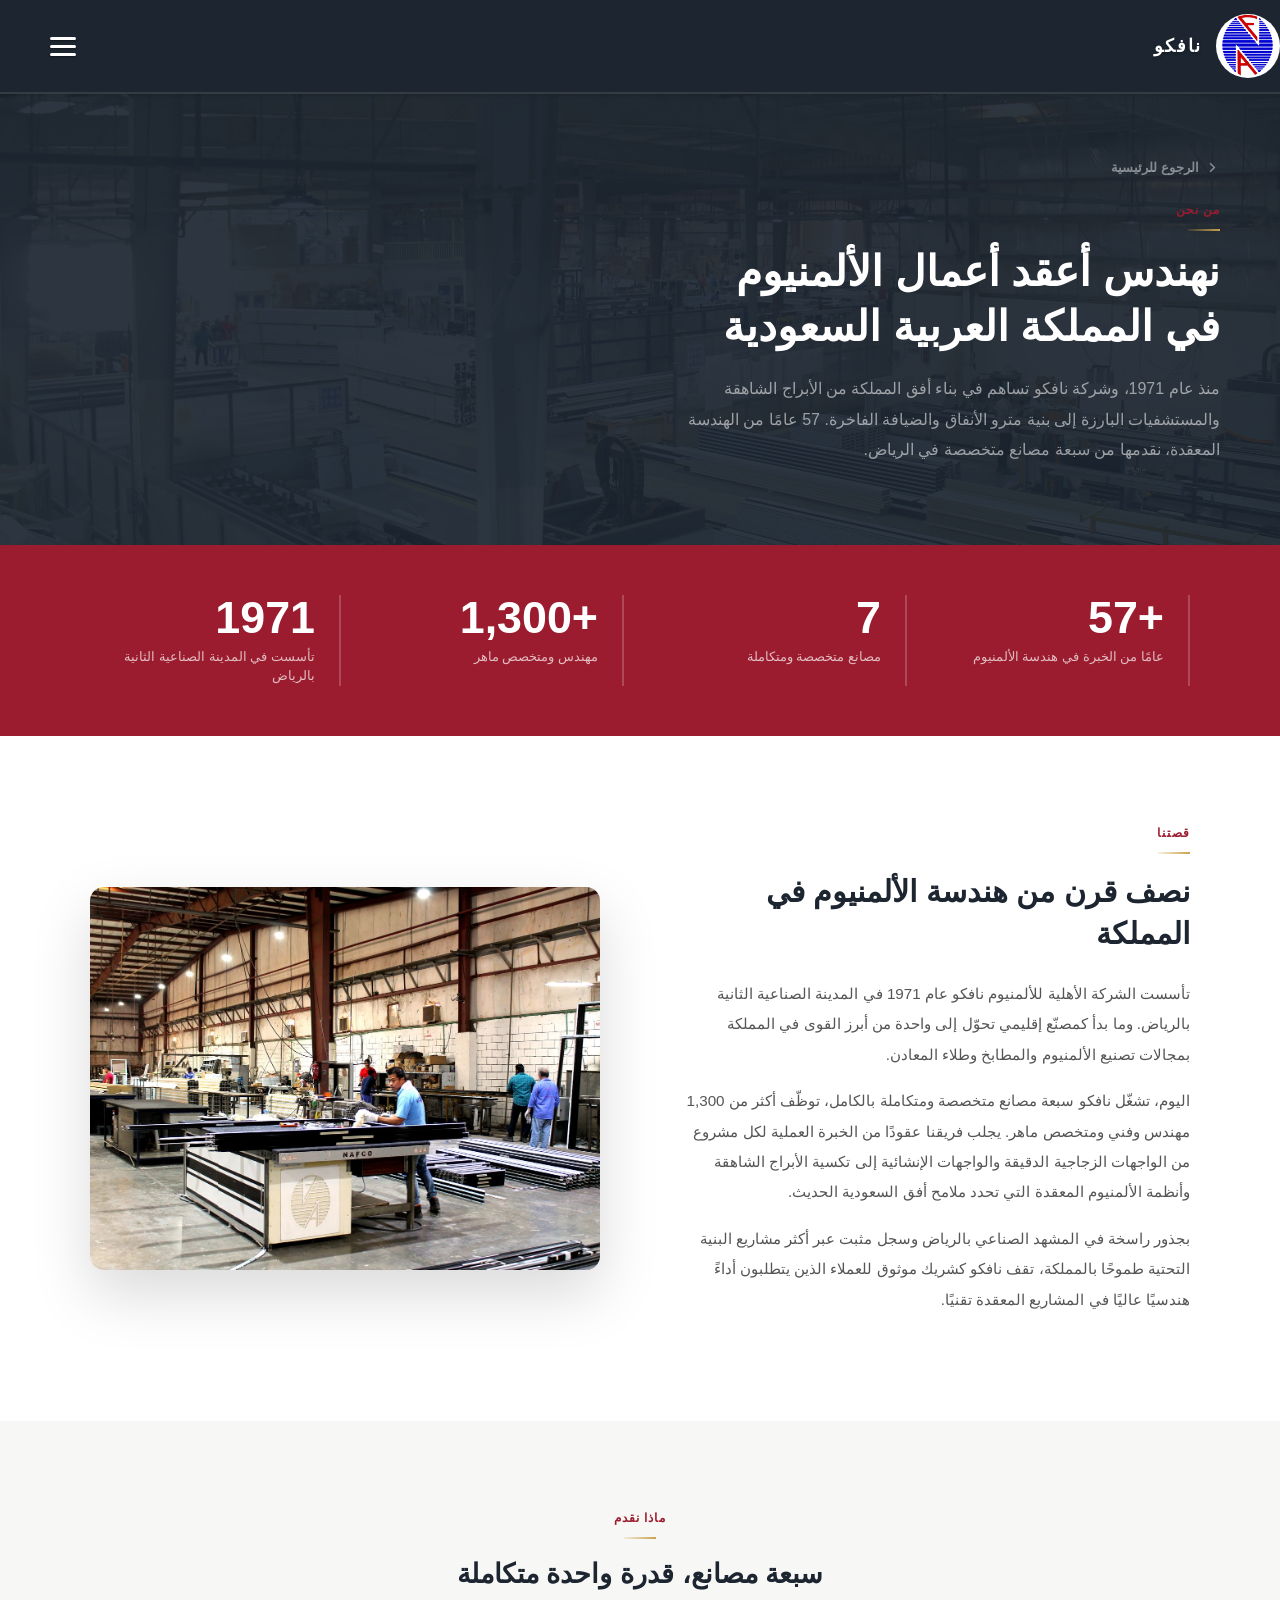
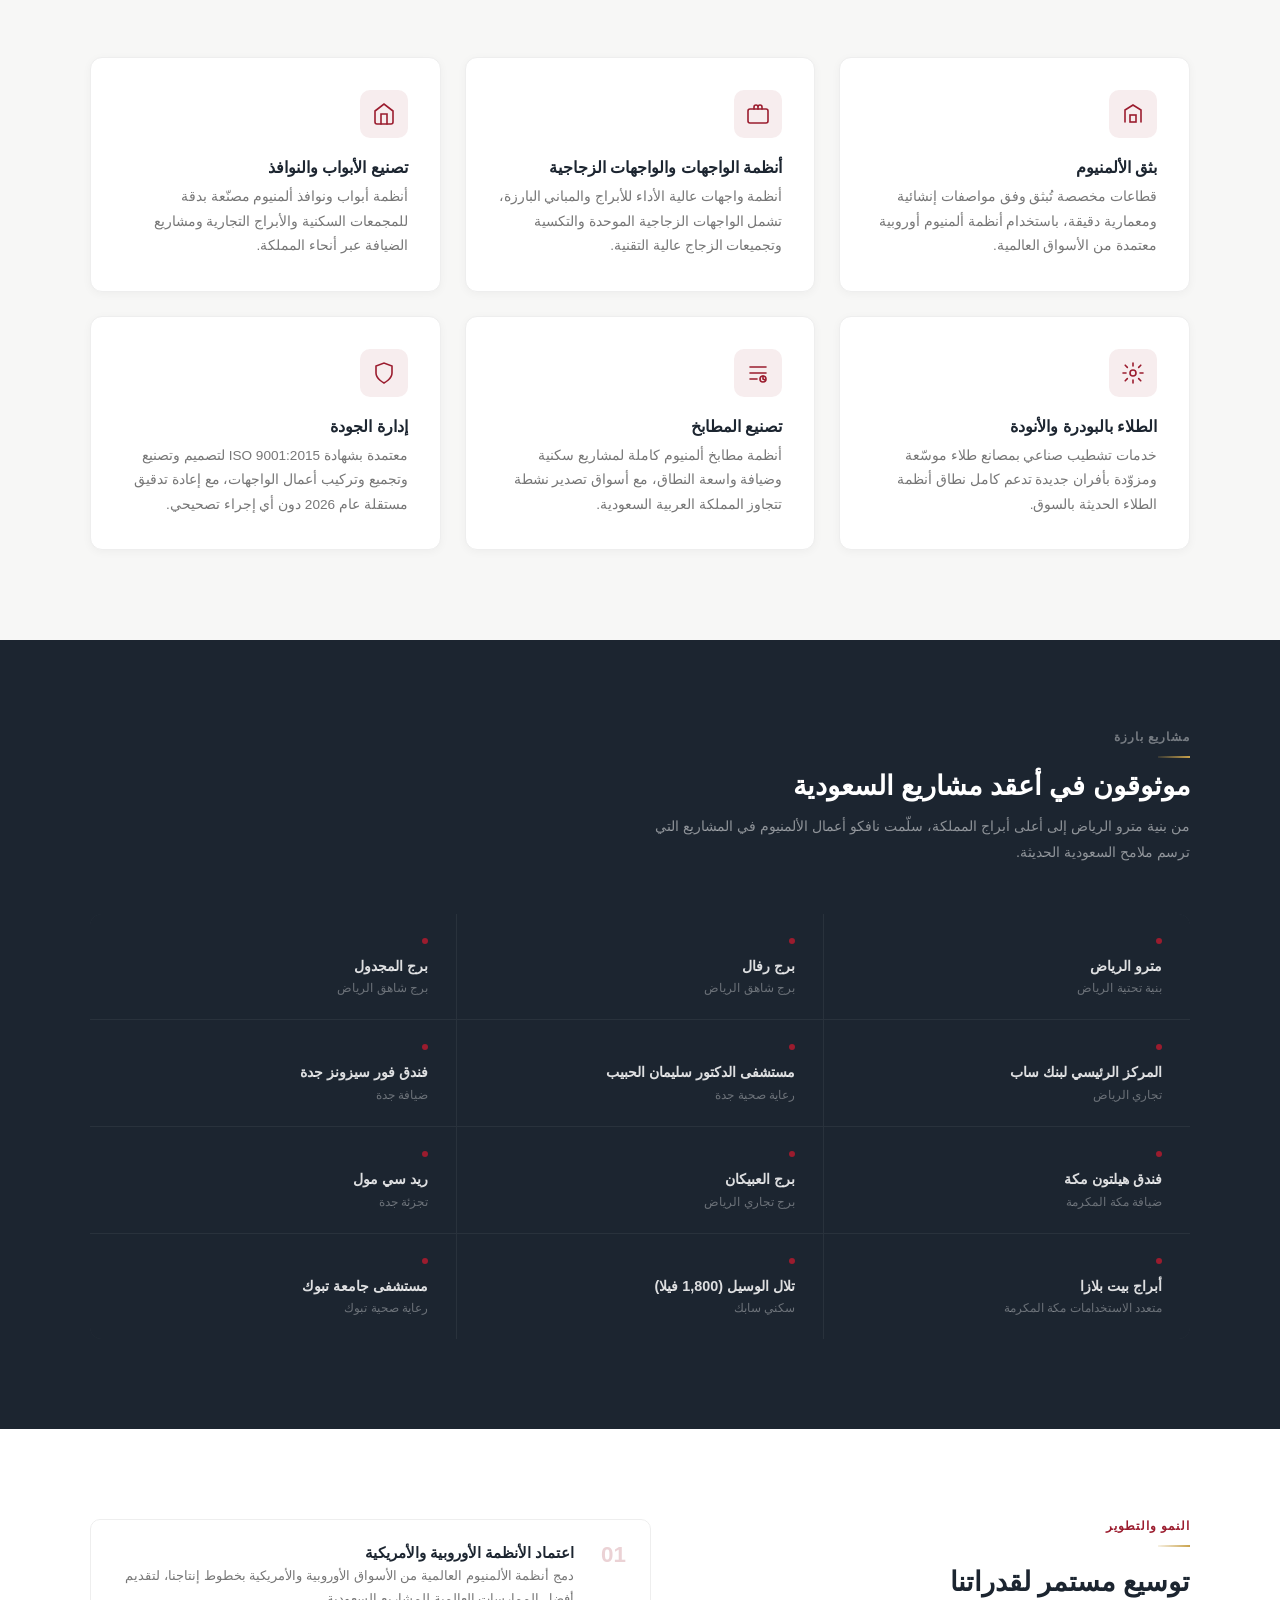
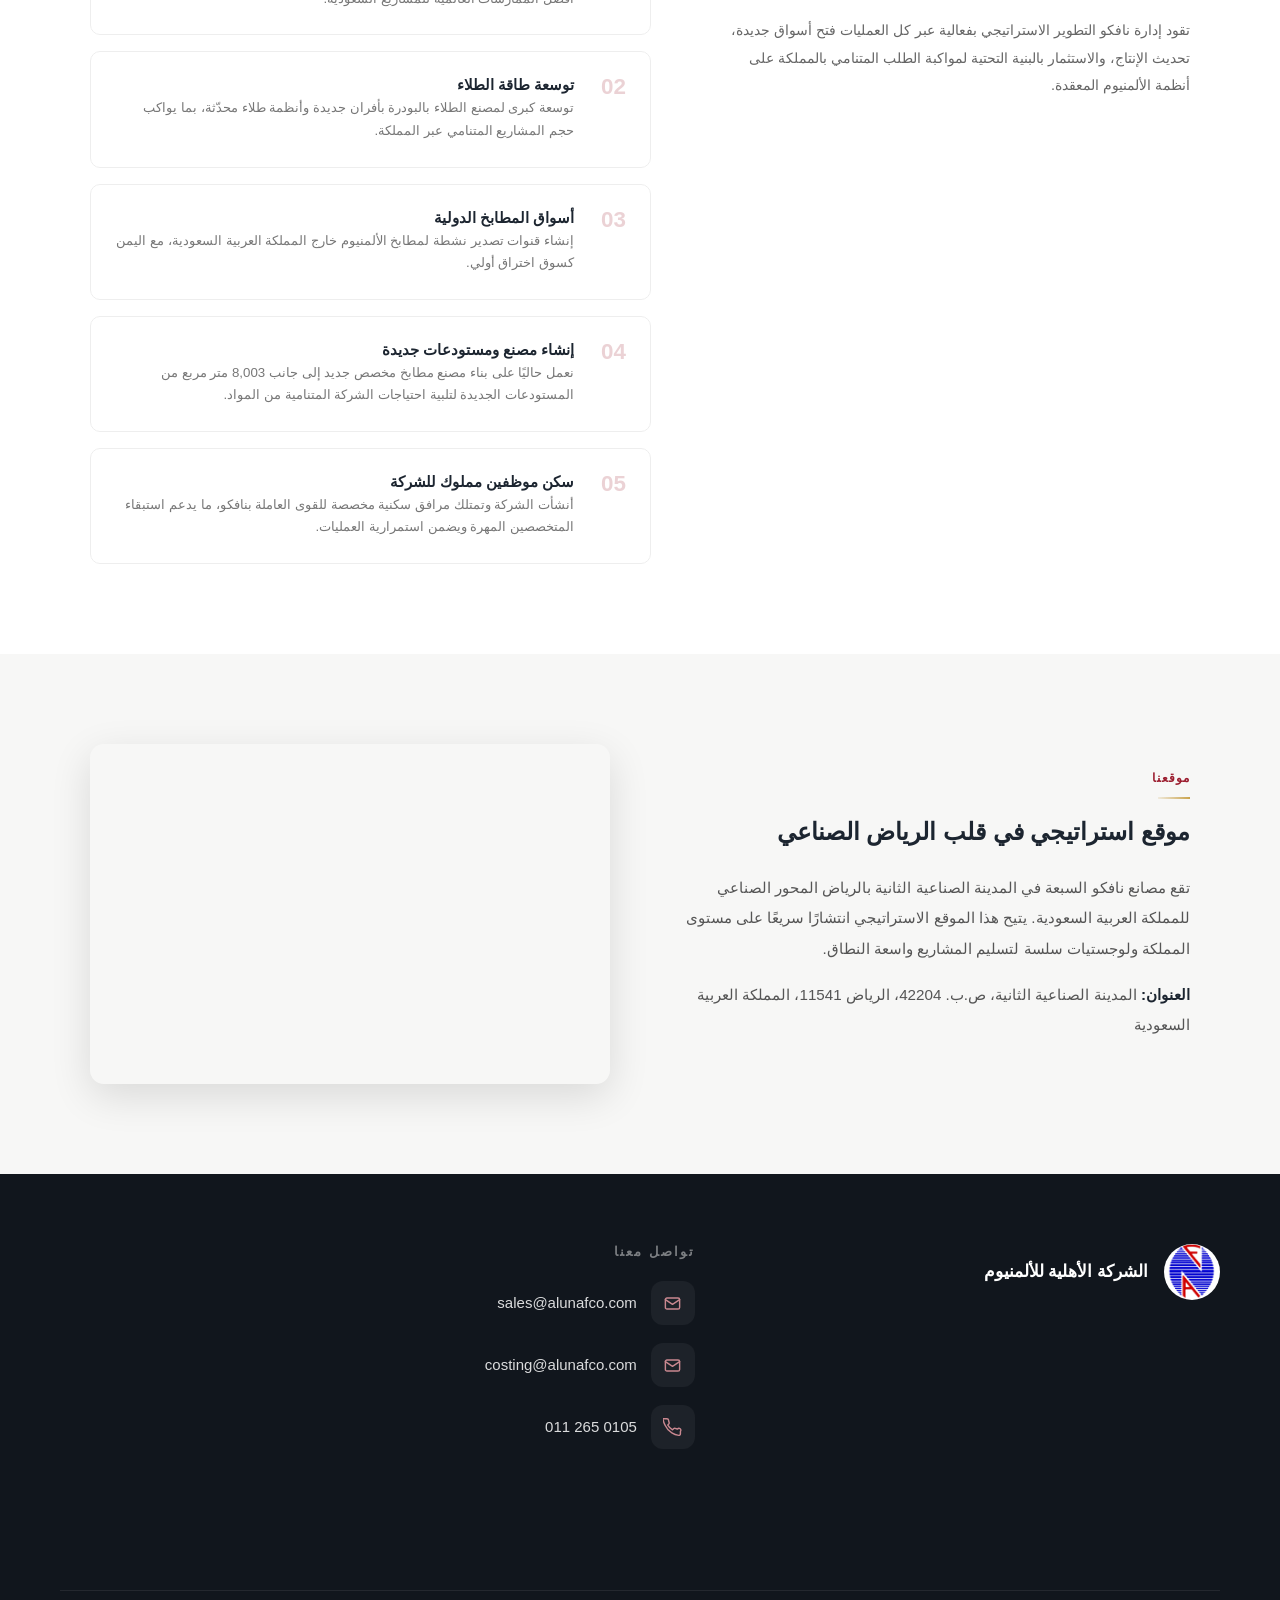
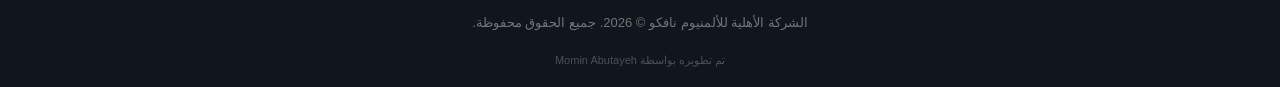
<file: about-ar.html>
<!DOCTYPE html>
<html lang="ar" dir="rtl">
<head>
    <meta charset="UTF-8">
    <meta name="viewport" content="width=device-width, initial-scale=1.0">
    <meta http-equiv="Content-Security-Policy" content="default-src 'self'; script-src 'self'; style-src 'self' 'unsafe-inline' https://fonts.googleapis.com; img-src 'self' data:; media-src 'self'; connect-src 'self'; frame-src https://maps.google.com https://www.google.com; font-src 'self' https://fonts.gstatic.com; object-src 'none'; base-uri 'self'; form-action 'self' mailto:; upgrade-insecure-requests">
    <meta name="referrer" content="strict-origin-when-cross-origin">
    <title>من نحن نافكو للألمنيوم</title>
    <link rel="preconnect" href="https://fonts.googleapis.com">
    <link rel="preconnect" href="https://fonts.gstatic.com" crossorigin>
    <link href="https://fonts.googleapis.com/css2?family=Cairo:wght@400;500;600;700;800&display=swap" rel="stylesheet">
    <link rel="stylesheet" href="css/style.css">
    <style>
        .nav { position: fixed; background: #1c2530; border-bottom-color: rgba(255,255,255,0.1); }
        .page-hero { background: #1c2530; padding: 160px 60px 80px; position: relative; overflow: hidden; }
        .page-hero::after { content: ''; position: absolute; inset: 0; background: url('images/hero-1.jpg') center/cover no-repeat; opacity: 0.08; z-index: 0; }
        .page-hero-inner { position: relative; z-index: 1; max-width: 760px; }
        .back-link { display: inline-flex; align-items: center; gap: 6px; color: rgba(255,255,255,0.45); font-size: 13px; font-weight: 600; text-decoration: none; margin-bottom: 28px; transition: color 0.2s; }
        .back-link:hover { color: #fff; }
        .back-link svg { width: 15px; height: 15px; }
        .page-hero-label { font-size: 12px; font-weight: 700; letter-spacing: 1px; text-transform: uppercase; color: #9b1c2e; margin-bottom: 14px; }
        .page-hero-title { font-size: 42px; font-weight: 700; color: #fff; line-height: 1.3; margin-bottom: 20px; }
        .page-hero-sub { font-size: 16px; color: rgba(255,255,255,0.55); line-height: 1.9; max-width: 580px; }
        .stats-band { background: #9b1c2e; padding: 50px 60px; }
        .stats-grid { display: grid; grid-template-columns: repeat(4, 1fr); gap: 2rem; max-width: 1100px; margin: 0 auto; }
        .stat-item { border-right: 2px solid rgba(255,255,255,0.2); padding-right: 1.5rem; }
        .stat-number { font-size: 2.8rem; font-weight: 800; color: #fff; line-height: 1; margin-bottom: 0.4rem; }
        .stat-label { font-size: 0.82rem; color: rgba(255,255,255,0.7); font-weight: 500; line-height: 1.5; }
        .about-section { background: #ffffff; padding: 90px 60px; }
        .about-inner { max-width: 1100px; margin: 0 auto; display: grid; grid-template-columns: 1fr 1fr; gap: 80px; align-items: center; }
        .about-label { font-size: 12px; font-weight: 700; letter-spacing: 1px; text-transform: uppercase; color: #9b1c2e; margin-bottom: 16px; }
        .about-title { font-size: 1.9rem; font-weight: 700; color: #1c2530; line-height: 1.4; margin-bottom: 1.5rem; }
        .about-text { font-size: 0.95rem; color: #555; line-height: 2; margin-bottom: 1rem; }
        .about-img-wrap { border-radius: 14px; overflow: hidden; box-shadow: 0 24px 60px rgba(0,0,0,0.15); aspect-ratio: 4/3; }
        .about-img-wrap img { width: 100%; height: 100%; object-fit: cover; transition: transform 0.5s ease; }
        .about-img-wrap:hover img { transform: scale(1.04); }
        .capabilities { background: #f7f7f6; padding: 90px 60px; }
        .capabilities-inner { max-width: 1100px; margin: 0 auto; }
        .section-header { text-align: center; max-width: 640px; margin: 0 auto 4rem; }
        .section-header .about-label { display: block; }
        .section-header .about-title { font-size: 1.7rem; }
        .cap-grid { display: grid; grid-template-columns: repeat(3, 1fr); gap: 1.5rem; }
        .cap-card { background: #fff; border-radius: 12px; padding: 2rem; border: 1px solid #eee; box-shadow: 0 2px 10px rgba(20,24,30,0.04); transition: transform 0.4s cubic-bezier(0.16,1,0.3,1), box-shadow 0.4s cubic-bezier(0.16,1,0.3,1); }
        .cap-card:hover { transform: translateY(-6px); box-shadow: 0 24px 48px rgba(20,24,30,0.1); }
        .cap-icon { width: 48px; height: 48px; background: rgba(155,28,46,0.08); border-radius: 10px; display: flex; align-items: center; justify-content: center; margin-bottom: 1.25rem; }
        .cap-icon svg { width: 24px; height: 24px; color: #9b1c2e; }
        .cap-title { font-size: 1rem; font-weight: 700; color: #1c2530; margin-bottom: 0.5rem; }
        .cap-text { font-size: 0.85rem; color: #777; line-height: 1.8; }
        .projects-wall { background: #1c2530; padding: 90px 60px; }
        .projects-wall-inner { max-width: 1100px; margin: 0 auto; }
        .pw-header { margin-bottom: 3rem; }
        .pw-label { font-size: 12px; font-weight: 700; letter-spacing: 1px; text-transform: uppercase; color: rgba(255,255,255,0.4); margin-bottom: 12px; }
        .pw-title { font-size: 1.7rem; font-weight: 700; color: #fff; margin-bottom: 0.75rem; }
        .pw-sub { font-size: 0.9rem; color: rgba(255,255,255,0.5); line-height: 1.8; max-width: 560px; }
        .pw-grid { display: grid; grid-template-columns: repeat(3, 1fr); gap: 1px; background: rgba(255,255,255,0.06); border-radius: 12px; overflow: hidden; }
        .pw-item { background: #1c2530; padding: 1.5rem 1.75rem; transition: background 0.2s; }
        .pw-item:hover { background: rgba(155,28,46,0.15); }
        .pw-item-dot { width: 6px; height: 6px; border-radius: 50%; background: #9b1c2e; margin-bottom: 0.75rem; }
        .pw-item-name { font-size: 0.9rem; font-weight: 600; color: rgba(255,255,255,0.85); line-height: 1.5; }
        .pw-item-type { font-size: 0.75rem; color: rgba(255,255,255,0.35); margin-top: 4px; }
        .development { background: #fff; padding: 90px 60px; }
        .dev-inner { max-width: 1100px; margin: 0 auto; display: grid; grid-template-columns: 0.9fr 1.1fr; gap: 80px; align-items: start; }
        .dev-sticky { position: sticky; top: 120px; }
        .dev-label { font-size: 12px; font-weight: 700; letter-spacing: 1px; text-transform: uppercase; color: #9b1c2e; margin-bottom: 16px; }
        .dev-title { font-size: 1.7rem; font-weight: 700; color: #1c2530; line-height: 1.4; margin-bottom: 1rem; }
        .dev-text { font-size: 0.9rem; color: #666; line-height: 1.9; }
        .dev-list { display: flex; flex-direction: column; gap: 1rem; }
        .dev-item { display: flex; gap: 1.25rem; align-items: flex-start; padding: 1.5rem; border-radius: 10px; border: 1px solid #eee; transition: border-color 0.2s, box-shadow 0.2s; }
        .dev-item:hover { border-color: #9b1c2e; box-shadow: 0 4px 16px rgba(155,28,46,0.08); }
        .dev-num { font-size: 1.4rem; font-weight: 800; color: rgba(155,28,46,0.2); line-height: 1; flex-shrink: 0; width: 32px; }
        .dev-item-title { font-size: 0.92rem; font-weight: 700; color: #1c2530; margin-bottom: 4px; }
        .dev-item-text { font-size: 0.83rem; color: #777; line-height: 1.7; }
        .location-band { background: #f7f7f6; padding: 90px 60px; }
        .location-inner { max-width: 1100px; margin: 0 auto; display: grid; grid-template-columns: 1fr 1fr; gap: 60px; align-items: center; }
        .location-map { border-radius: 14px; overflow: hidden; box-shadow: 0 12px 40px rgba(0,0,0,0.12); height: 340px; }
        .location-map iframe { width: 100%; height: 100%; border: none; display: block; }
        @media (max-width: 900px) {
            .page-hero { padding: 120px 30px 60px; }
            .page-hero-title { font-size: 28px; }
            .stats-band { padding: 40px 30px; }
            .stats-grid { grid-template-columns: repeat(2, 1fr); gap: 1.5rem; }
            .about-section, .capabilities, .projects-wall, .development, .location-band { padding: 60px 30px; }
            .about-inner, .dev-inner, .location-inner { grid-template-columns: 1fr; gap: 40px; }
            .cap-grid { grid-template-columns: 1fr; }
            .pw-grid { grid-template-columns: 1fr 1fr; }
        }
        @media (max-width: 560px) {
            .stats-grid { grid-template-columns: 1fr 1fr; }
            .pw-grid { grid-template-columns: 1fr; }
        }
    </style>
</head>
<body>
<nav class="nav">
    <a href="index-ar.html" class="logo-wrap">
        <span class="logo-circle"><img src="images/logo.jpg" alt="شعار نافكو"></span>
        <span class="logo-name">نافكو</span>
    </a>
    <button class="nav-toggle" aria-label="فتح القائمة" aria-expanded="false"><span></span><span></span><span></span></button>
        <ul class="navlinks">
        <li><a href="index-ar.html">الرئيسية</a></li>
        <li><a href="about-ar.html" style="border-bottom:2px solid #9b1c2e;padding-bottom:3px;">من نحن</a></li>
        <li><a href="projects-ar.html">مشاريعنا</a></li>
        <li><a href="certificates-ar.html">الشهادات واختبارات المشاريع</a></li>
        <li><a href="products-ar.html">المنتجات والخدمات المتخصصة</a></li>
        <li><a href="contact-ar.html">تواصل معنا</a></li>
        <li><a href="about.html">English</a></li>
    </ul>
</nav>
<div class="page-hero">
    <div class="page-hero-inner">
        <a href="index-ar.html" class="back-link">
            <svg viewBox="0 0 16 16" fill="none"><path d="M6 12l4-4-4-4" stroke="currentColor" stroke-width="1.8" stroke-linecap="round" stroke-linejoin="round"/></svg>
            الرجوع للرئيسية
        </a>
        <p class="page-hero-label">من نحن</p>
        <h1 class="page-hero-title">نهندس أعقد أعمال الألمنيوم<br>في المملكة العربية السعودية</h1>
        <p class="page-hero-sub">
            منذ عام 1971، وشركة نافكو تساهم في بناء أفق المملكة
            من الأبراج الشاهقة والمستشفيات البارزة إلى بنية مترو الأنفاق
            والضيافة الفاخرة. 57 عامًا من الهندسة المعقدة،
            نقدمها من سبعة مصانع متخصصة في الرياض.
        </p>
    </div>
</div>
<div class="stats-band">
    <div class="stats-grid">
        <div class="stat-item"><div class="stat-number">+57</div><div class="stat-label">عامًا من الخبرة في هندسة الألمنيوم</div></div>
        <div class="stat-item"><div class="stat-number">7</div><div class="stat-label">مصانع متخصصة ومتكاملة</div></div>
        <div class="stat-item"><div class="stat-number">+1,300</div><div class="stat-label">مهندس ومتخصص ماهر</div></div>
        <div class="stat-item"><div class="stat-number">1971</div><div class="stat-label">تأسست في المدينة الصناعية الثانية بالرياض</div></div>
    </div>
</div>
<section class="about-section">
    <div class="about-inner">
        <div>
            <p class="about-label">قصتنا</p>
            <h2 class="about-title">نصف قرن من هندسة الألمنيوم في المملكة</h2>
            <p class="about-text">تأسست الشركة الأهلية للألمنيوم نافكو عام 1971 في المدينة الصناعية الثانية بالرياض. وما بدأ كمصنّع إقليمي تحوّل إلى واحدة من أبرز القوى في المملكة بمجالات تصنيع الألمنيوم والمطابخ وطلاء المعادن.</p>
            <p class="about-text">اليوم، تشغّل نافكو سبعة مصانع متخصصة ومتكاملة بالكامل، توظّف أكثر من 1,300 مهندس وفني ومتخصص ماهر. يجلب فريقنا عقودًا من الخبرة العملية لكل مشروع من الواجهات الزجاجية الدقيقة والواجهات الإنشائية إلى تكسية الأبراج الشاهقة وأنظمة الألمنيوم المعقدة التي تحدد ملامح أفق السعودية الحديث.</p>
            <p class="about-text">بجذور راسخة في المشهد الصناعي بالرياض وسجل مثبت عبر أكثر مشاريع البنية التحتية طموحًا بالمملكة، تقف نافكو كشريك موثوق للعملاء الذين يتطلبون أداءً هندسيًا عاليًا في المشاريع المعقدة تقنيًا.</p>
        </div>
        <div class="about-img-wrap"><img src="images/quality-control.jpg" alt="عمليات مصنع نافكو"></div>
    </div>
</section>
<section class="capabilities">
    <div class="capabilities-inner">
        <div class="section-header">
            <span class="about-label">ماذا نقدم</span>
            <h2 class="about-title">سبعة مصانع، قدرة واحدة متكاملة</h2>
        </div>
        <div class="cap-grid">
            <div class="cap-card"><div class="cap-icon"><svg viewBox="0 0 24 24" fill="none" stroke="currentColor" stroke-width="1.6" stroke-linecap="round"><path d="M4 20V8l8-5 8 5v12"/><rect x="9" y="13" width="6" height="7"/></svg></div><div class="cap-title">بثق الألمنيوم</div><div class="cap-text">قطاعات مخصصة تُبثق وفق مواصفات إنشائية ومعمارية دقيقة، باستخدام أنظمة ألمنيوم أوروبية معتمدة من الأسواق العالمية.</div></div>
            <div class="cap-card"><div class="cap-icon"><svg viewBox="0 0 24 24" fill="none" stroke="currentColor" stroke-width="1.6" stroke-linecap="round"><rect x="2" y="7" width="20" height="14" rx="2"/><path d="M16 7V5a2 2 0 00-4 0v2M8 7V5a2 2 0 014 0v2"/></svg></div><div class="cap-title">أنظمة الواجهات والواجهات الزجاجية</div><div class="cap-text">أنظمة واجهات عالية الأداء للأبراج والمباني البارزة، تشمل الواجهات الزجاجية الموحدة والتكسية وتجميعات الزجاج عالية التقنية.</div></div>
            <div class="cap-card"><div class="cap-icon"><svg viewBox="0 0 24 24" fill="none" stroke="currentColor" stroke-width="1.6" stroke-linecap="round"><path d="M3 9l9-7 9 7v11a2 2 0 01-2 2H5a2 2 0 01-2-2z"/><polyline points="9 22 9 12 15 12 15 22"/></svg></div><div class="cap-title">تصنيع الأبواب والنوافذ</div><div class="cap-text">أنظمة أبواب ونوافذ ألمنيوم مصنّعة بدقة للمجمعات السكنية والأبراج التجارية ومشاريع الضيافة عبر أنحاء المملكة.</div></div>
            <div class="cap-card"><div class="cap-icon"><svg viewBox="0 0 24 24" fill="none" stroke="currentColor" stroke-width="1.6" stroke-linecap="round"><circle cx="12" cy="12" r="3"/><path d="M12 2v3M12 19v3M4.22 4.22l2.12 2.12M17.66 17.66l2.12 2.12M2 12h3M19 12h3M4.22 19.78l2.12-2.12M17.66 6.34l2.12-2.12"/></svg></div><div class="cap-title">الطلاء بالبودرة والأنودة</div><div class="cap-text">خدمات تشطيب صناعي بمصانع طلاء موسّعة ومزوّدة بأفران جديدة تدعم كامل نطاق أنظمة الطلاء الحديثة بالسوق.</div></div>
            <div class="cap-card"><div class="cap-icon"><svg viewBox="0 0 24 24" fill="none" stroke="currentColor" stroke-width="1.6" stroke-linecap="round"><path d="M4 6h16M4 12h16M4 18h7"/><circle cx="17" cy="18" r="3"/><path d="M17 15v3l2 1"/></svg></div><div class="cap-title">تصنيع المطابخ</div><div class="cap-text">أنظمة مطابخ ألمنيوم كاملة لمشاريع سكنية وضيافة واسعة النطاق، مع أسواق تصدير نشطة تتجاوز المملكة العربية السعودية.</div></div>
            <div class="cap-card"><div class="cap-icon"><svg viewBox="0 0 24 24" fill="none" stroke="currentColor" stroke-width="1.6" stroke-linecap="round"><path d="M12 22s8-4 8-10V5l-8-3-8 3v7c0 6 8 10 8 10z"/></svg></div><div class="cap-title">إدارة الجودة</div><div class="cap-text">معتمدة بشهادة ISO 9001:2015 لتصميم وتصنيع وتجميع وتركيب أعمال الواجهات، مع إعادة تدقيق مستقلة عام 2026 دون أي إجراء تصحيحي.</div></div>
        </div>
    </div>
</section>
<section class="projects-wall">
    <div class="projects-wall-inner">
        <div class="pw-header">
            <p class="pw-label">مشاريع بارزة</p>
            <h2 class="pw-title">موثوقون في أعقد مشاريع السعودية</h2>
            <p class="pw-sub">من بنية مترو الرياض إلى أعلى أبراج المملكة، سلّمت نافكو أعمال الألمنيوم في المشاريع التي ترسم ملامح السعودية الحديثة.</p>
        </div>
        <div class="pw-grid">
            <div class="pw-item"><div class="pw-item-dot"></div><div class="pw-item-name">مترو الرياض</div><div class="pw-item-type">بنية تحتية الرياض</div></div>
            <div class="pw-item"><div class="pw-item-dot"></div><div class="pw-item-name">برج رفال</div><div class="pw-item-type">برج شاهق الرياض</div></div>
            <div class="pw-item"><div class="pw-item-dot"></div><div class="pw-item-name">برج المجدول</div><div class="pw-item-type">برج شاهق الرياض</div></div>
            <div class="pw-item"><div class="pw-item-dot"></div><div class="pw-item-name">المركز الرئيسي لبنك ساب</div><div class="pw-item-type">تجاري الرياض</div></div>
            <div class="pw-item"><div class="pw-item-dot"></div><div class="pw-item-name">مستشفى الدكتور سليمان الحبيب</div><div class="pw-item-type">رعاية صحية جدة</div></div>
            <div class="pw-item"><div class="pw-item-dot"></div><div class="pw-item-name">فندق فور سيزونز جدة</div><div class="pw-item-type">ضيافة جدة</div></div>
            <div class="pw-item"><div class="pw-item-dot"></div><div class="pw-item-name">فندق هيلتون مكة</div><div class="pw-item-type">ضيافة مكة المكرمة</div></div>
            <div class="pw-item"><div class="pw-item-dot"></div><div class="pw-item-name">برج العبيكان</div><div class="pw-item-type">برج تجاري الرياض</div></div>
            <div class="pw-item"><div class="pw-item-dot"></div><div class="pw-item-name">ريد سي مول</div><div class="pw-item-type">تجزئة جدة</div></div>
            <div class="pw-item"><div class="pw-item-dot"></div><div class="pw-item-name">أبراج بيت بلازا</div><div class="pw-item-type">متعدد الاستخدامات مكة المكرمة</div></div>
            <div class="pw-item"><div class="pw-item-dot"></div><div class="pw-item-name">تلال الوسيل (1,800 فيلا)</div><div class="pw-item-type">سكني سابك</div></div>
            <div class="pw-item"><div class="pw-item-dot"></div><div class="pw-item-name">مستشفى جامعة تبوك</div><div class="pw-item-type">رعاية صحية تبوك</div></div>
        </div>
    </div>
</section>
<section class="development">
    <div class="dev-inner">
        <div class="dev-sticky">
            <p class="dev-label">النمو والتطوير</p>
            <h2 class="dev-title">توسيع مستمر لقدراتنا</h2>
            <p class="dev-text">تقود إدارة نافكو التطوير الاستراتيجي بفعالية عبر كل العمليات فتح أسواق جديدة، تحديث الإنتاج، والاستثمار بالبنية التحتية لمواكبة الطلب المتنامي بالمملكة على أنظمة الألمنيوم المعقدة.</p>
        </div>
        <div class="dev-list">
            <div class="dev-item"><div class="dev-num">01</div><div><div class="dev-item-title">اعتماد الأنظمة الأوروبية والأمريكية</div><div class="dev-item-text">دمج أنظمة الألمنيوم العالمية من الأسواق الأوروبية والأمريكية بخطوط إنتاجنا، لتقديم أفضل الممارسات العالمية للمشاريع السعودية.</div></div></div>
            <div class="dev-item"><div class="dev-num">02</div><div><div class="dev-item-title">توسعة طاقة الطلاء</div><div class="dev-item-text">توسعة كبرى لمصنع الطلاء بالبودرة بأفران جديدة وأنظمة طلاء محدّثة، بما يواكب حجم المشاريع المتنامي عبر المملكة.</div></div></div>
            <div class="dev-item"><div class="dev-num">03</div><div><div class="dev-item-title">أسواق المطابخ الدولية</div><div class="dev-item-text">إنشاء قنوات تصدير نشطة لمطابخ الألمنيوم خارج المملكة العربية السعودية، مع اليمن كسوق اختراق أولي.</div></div></div>
            <div class="dev-item"><div class="dev-num">04</div><div><div class="dev-item-title">إنشاء مصنع ومستودعات جديدة</div><div class="dev-item-text">نعمل حاليًا على بناء مصنع مطابخ مخصص جديد إلى جانب 8,003 متر مربع من المستودعات الجديدة لتلبية احتياجات الشركة المتنامية من المواد.</div></div></div>
            <div class="dev-item"><div class="dev-num">05</div><div><div class="dev-item-title">سكن موظفين مملوك للشركة</div><div class="dev-item-text">أنشأت الشركة وتمتلك مرافق سكنية مخصصة للقوى العاملة بنافكو، ما يدعم استبقاء المتخصصين المهرة ويضمن استمرارية العمليات.</div></div></div>
        </div>
    </div>
</section>
<section class="location-band">
    <div class="location-inner">
        <div>
            <p class="about-label">موقعنا</p>
            <h2 class="about-title" style="font-size:1.5rem">موقع استراتيجي في قلب الرياض الصناعي</h2>
            <p class="about-text">تقع مصانع نافكو السبعة في المدينة الصناعية الثانية بالرياض المحور الصناعي للمملكة العربية السعودية. يتيح هذا الموقع الاستراتيجي انتشارًا سريعًا على مستوى المملكة ولوجستيات سلسة لتسليم المشاريع واسعة النطاق.</p>
            <p class="about-text" style="margin-top:0.5rem"><strong style="color:#1c2530">العنوان:</strong> المدينة الصناعية الثانية، ص.ب. 42204، الرياض 11541، المملكة العربية السعودية</p>
        </div>
        <div class="location-map"><iframe src="https://maps.google.com/maps?q=National%20Aluminium%20Factory%20Co.%20Street%203228%20Riyadh%2014335&t=m&z=14&output=embed&iwloc=near" allowfullscreen="" loading="lazy" referrerpolicy="no-referrer" sandbox="allow-scripts allow-same-origin allow-popups allow-popups-to-escape-sandbox" title="موقع نافكو"></iframe></div>
    </div>
</section>
<footer class="site-footer">
    <div class="footer-top">
        <div class="footer-map-col">
            <div class="footer-brand"><a href="index-ar.html" class="logo-circle"><img src="images/logo.jpg" alt="شعار نافكو"></a><p class="footer-brand-name">الشركة الأهلية للألمنيوم</p></div>
            <div class="footer-map-frame"><iframe src="https://maps.google.com/maps?q=National%20Aluminium%20Factory%20Co.%20Street%203228%20Riyadh%2014335&t=m&z=14&output=embed&iwloc=near" width="100%" height="220" style="border:0;" allowfullscreen="" loading="lazy" referrerpolicy="no-referrer" sandbox="allow-scripts allow-same-origin allow-popups allow-popups-to-escape-sandbox" title="موقع نافكو"></iframe></div>
        </div>
        <div class="footer-info-col">
            <p class="footer-col-title">تواصل معنا</p>
            <div class="footer-info-block"><span class="footer-info-icon"><svg viewBox="0 0 24 24" fill="none" stroke="currentColor" stroke-width="1.8" stroke-linecap="round" stroke-linejoin="round"><rect x="3" y="5" width="18" height="14" rx="2"/><path d="M3 7l9 6 9-6"/></svg></span><a href="mailto:sales@alunafco.com">sales@alunafco.com</a></div>
            <div class="footer-info-block"><span class="footer-info-icon"><svg viewBox="0 0 24 24" fill="none" stroke="currentColor" stroke-width="1.8" stroke-linecap="round" stroke-linejoin="round"><rect x="3" y="5" width="18" height="14" rx="2"/><path d="M3 7l9 6 9-6"/></svg></span><a href="mailto:costing@alunafco.com">costing@alunafco.com</a></div>
            <div class="footer-info-block footer-info-block--last"><span class="footer-info-icon"><svg viewBox="0 0 24 24" fill="none" stroke="currentColor" stroke-width="1.8" stroke-linecap="round" stroke-linejoin="round"><path d="M22 16.92v3a2 2 0 01-2.18 2 19.79 19.79 0 01-8.63-3.07A19.5 19.5 0 013.07 9.81a19.79 19.79 0 01-3.07-8.67A2 2 0 012 .92h3a2 2 0 012 1.72c.13 1 .37 1.97.72 2.9a2 2 0 01-.45 2.11L6.09 8.91a16 16 0 006 6l1.27-1.27a2 2 0 012.11-.45c.93.35 1.9.59 2.9.72A2 2 0 0122 16.92z"/></svg></span><a href="tel:+9660112650105" dir="ltr">011 265 0105</a></div>
        </div>
    </div>
    <div class="footer-bottom">الشركة الأهلية للألمنيوم نافكو &copy; 2026. جميع الحقوق محفوظة.</div>
    <div class="footer-credit">تم تطويره بواسطة Momin Abutayeh</div>
</footer>
<script src="js/animations.js"></script>
</body>
</html>
</file>
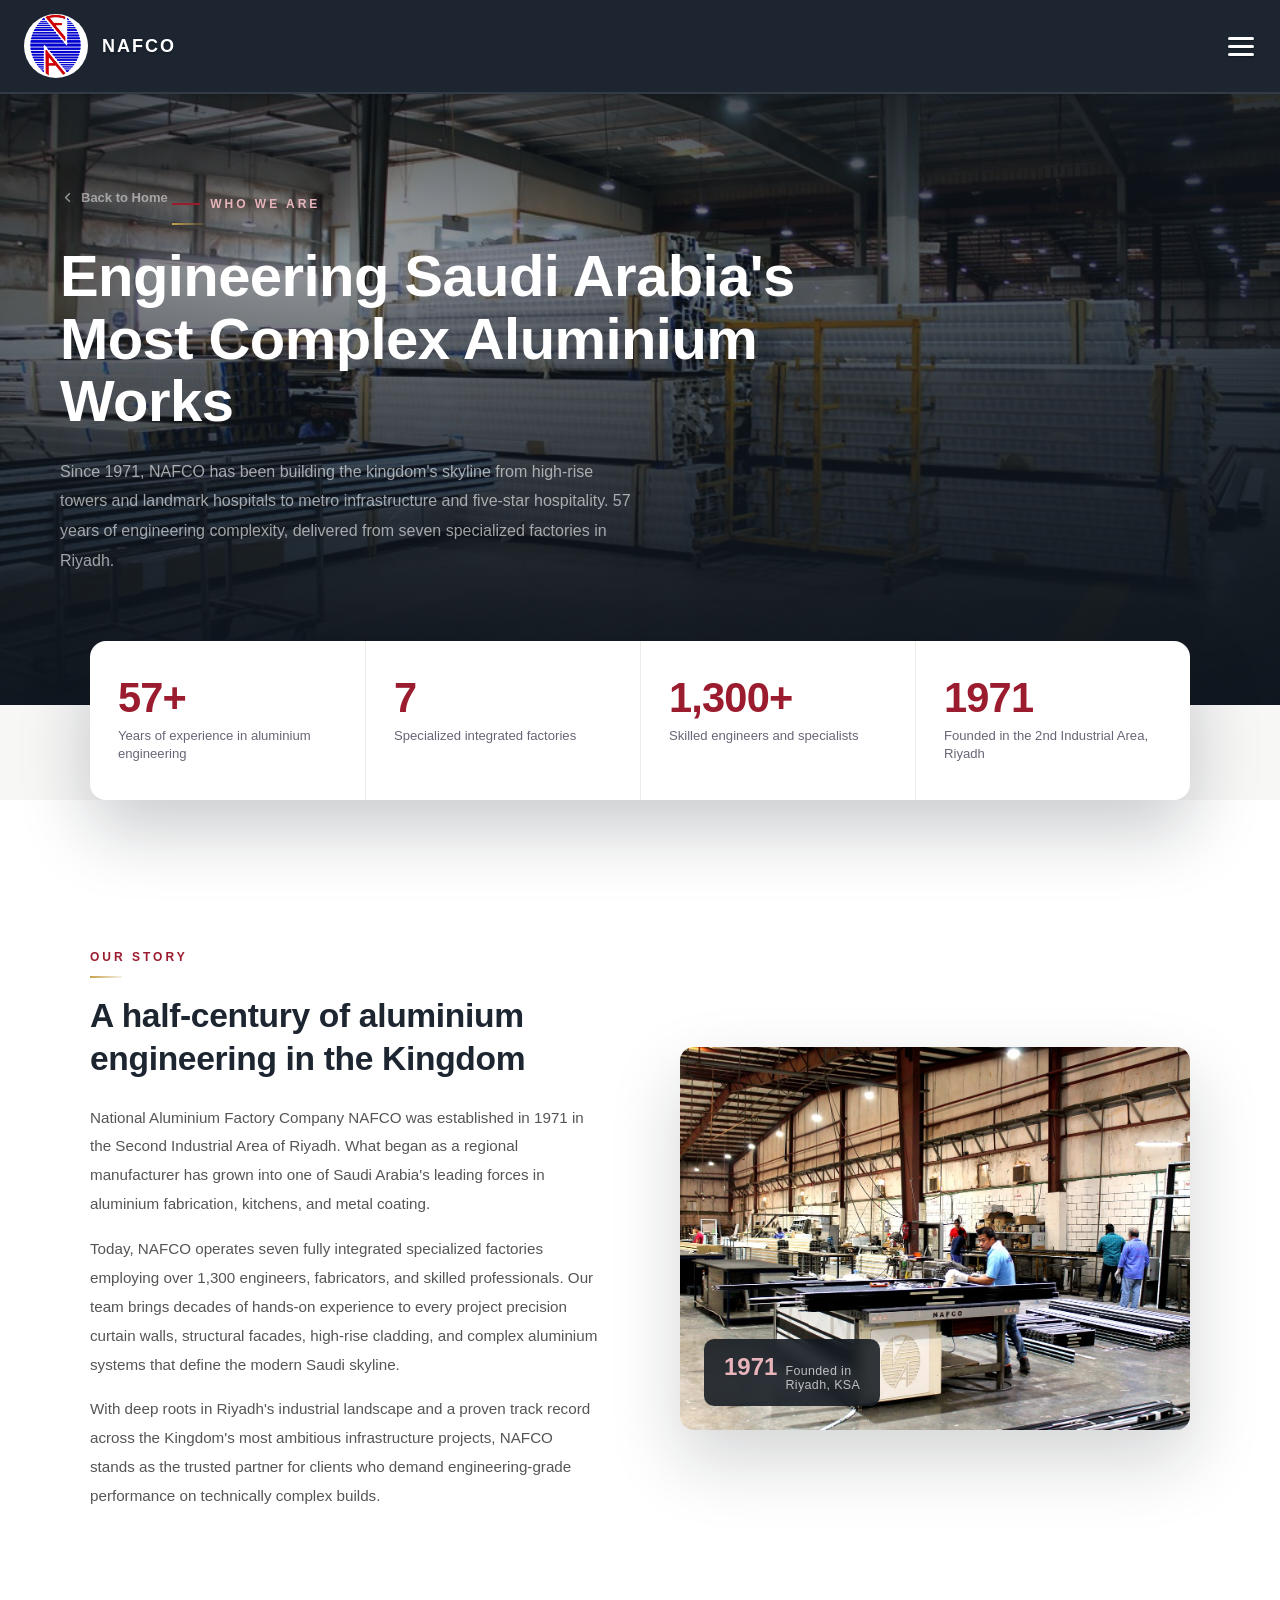
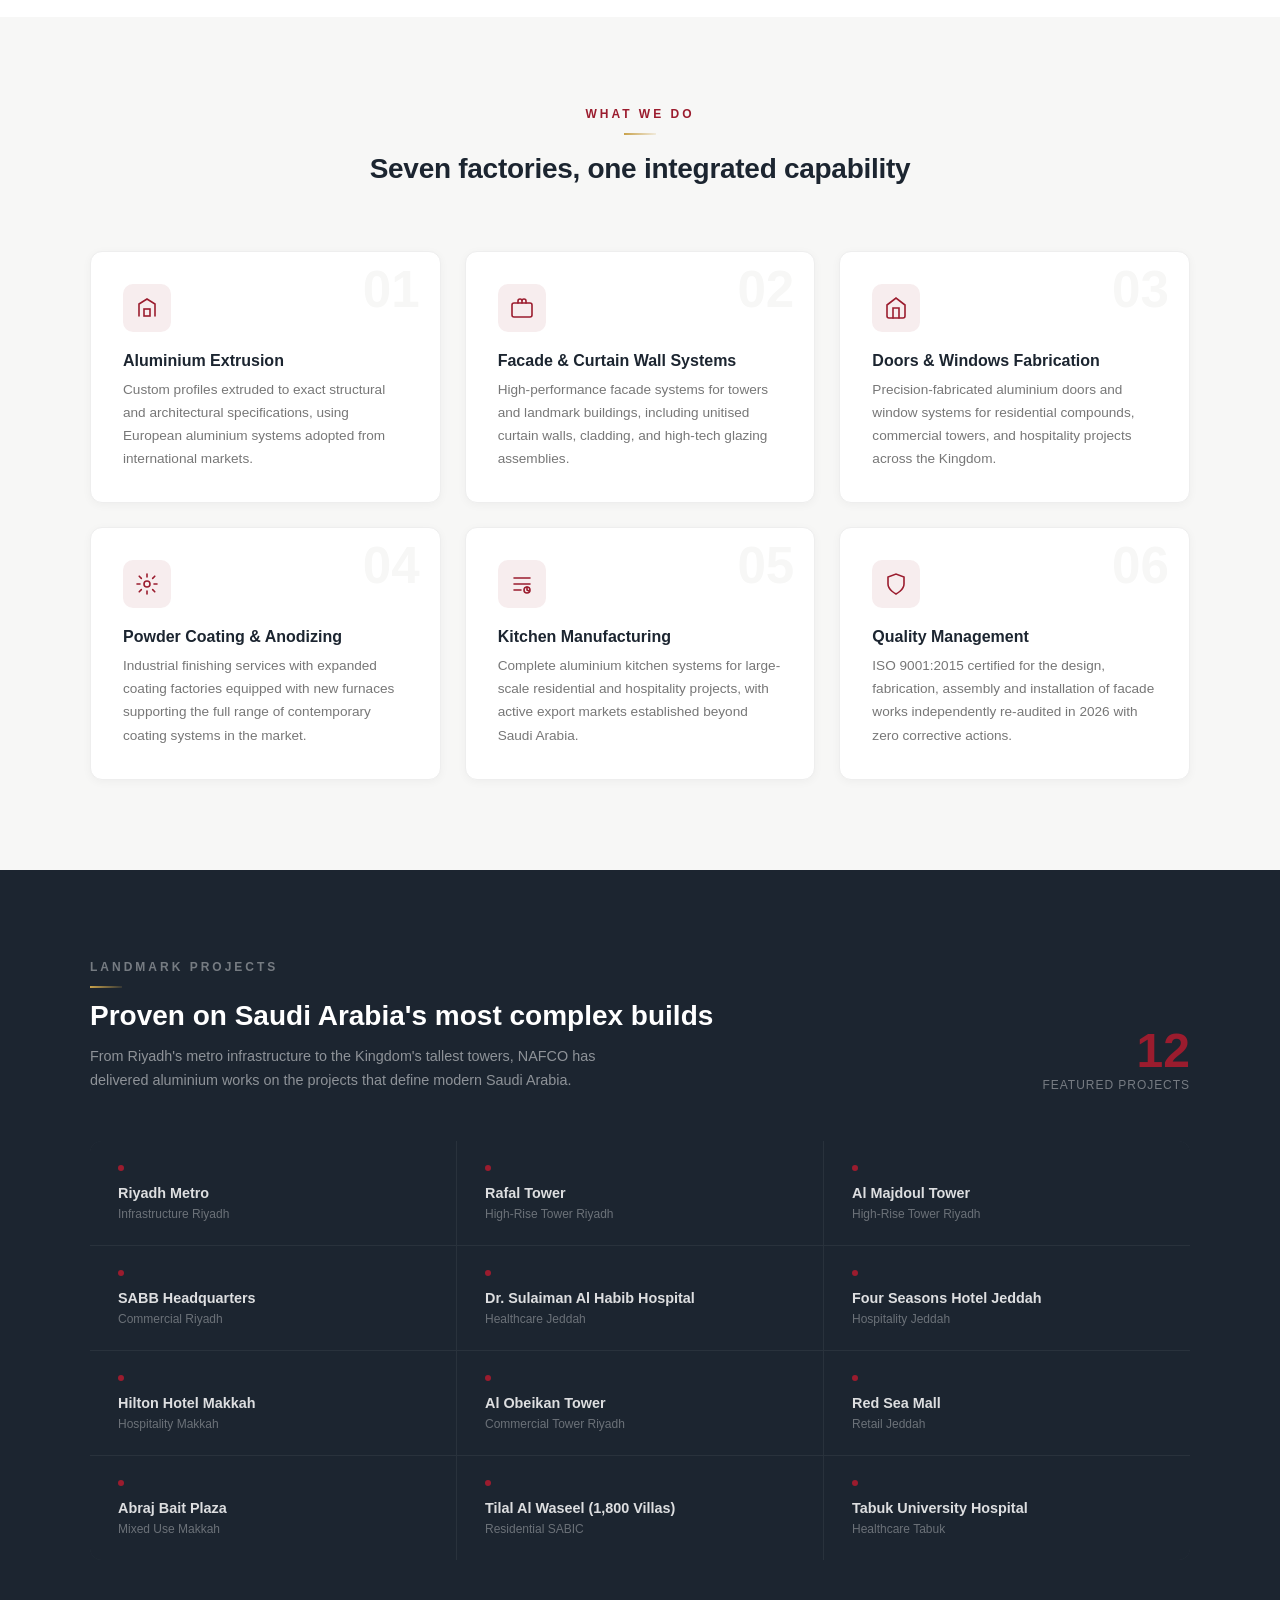
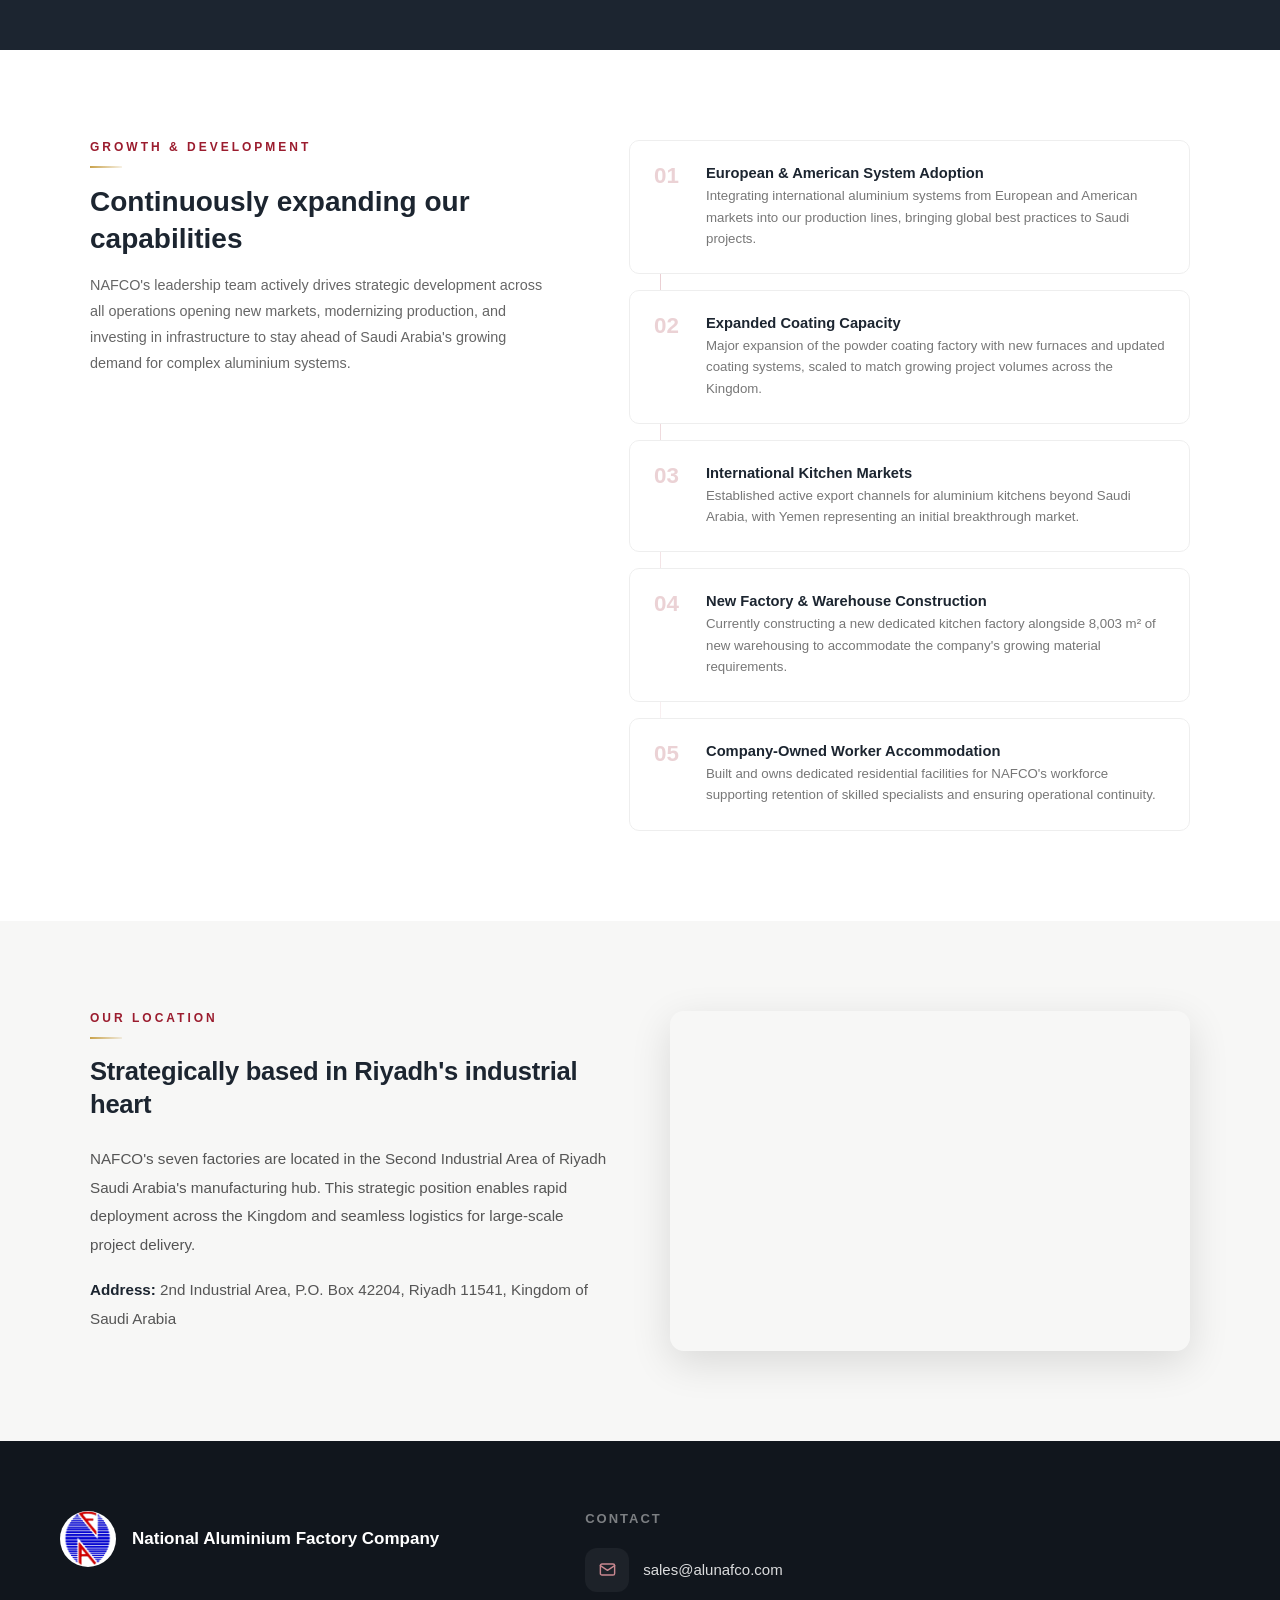
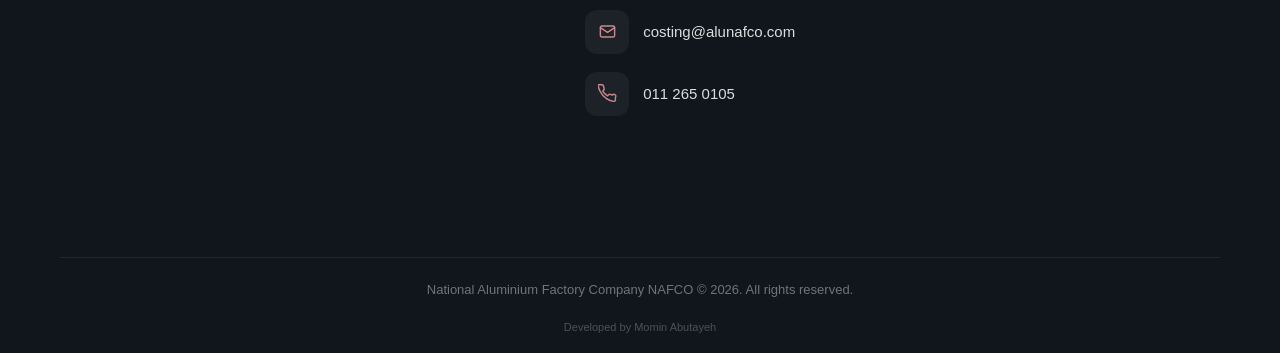
<file: about.html>
<!DOCTYPE html>
<html lang="en" dir="ltr">
<head>
    <meta charset="UTF-8">
    <meta name="viewport" content="width=device-width, initial-scale=1.0">
    <meta http-equiv="Content-Security-Policy" content="default-src 'self'; script-src 'self'; style-src 'self' 'unsafe-inline' https://fonts.googleapis.com; img-src 'self' data:; media-src 'self'; connect-src 'self'; frame-src https://maps.google.com https://www.google.com; font-src 'self' https://fonts.gstatic.com; object-src 'none'; base-uri 'self'; form-action 'self' mailto:; upgrade-insecure-requests">
    <meta name="referrer" content="strict-origin-when-cross-origin">
    <title>About Us NAFCO Aluminium</title>
    <link rel="preconnect" href="https://fonts.googleapis.com">
    <link rel="preconnect" href="https://fonts.gstatic.com" crossorigin>
    <link href="https://fonts.googleapis.com/css2?family=Manrope:wght@400;500;600;700;800&display=swap" rel="stylesheet">
    <link rel="stylesheet" href="css/style.css">
    <style>
        .nav { position: fixed; background: #1c2530; border-bottom-color: rgba(255,255,255,0.1); }
        .page-hero {
            background: #0f161e;
            padding: 190px 60px 130px;
            position: relative;
            overflow: hidden;
            min-height: 62vh;
            display: flex;
            align-items: flex-end;
        }
        .page-hero::before {
            content: '';
            position: absolute;
            inset: 0;
            background: url('images/factory-11.jpg') center/cover no-repeat;
            z-index: 0;
        }
        .page-hero::after {
            content: '';
            position: absolute;
            inset: 0;
            background:
                radial-gradient(ellipse at 30% 30%, rgba(15,22,30,0.25) 0%, rgba(15,22,30,0.72) 68%, rgba(15,22,30,0.92) 100%),
                linear-gradient(180deg, rgba(15,22,30,0.75) 0%, rgba(15,22,30,0.2) 38%, rgba(15,22,30,0.95) 100%);
            z-index: 0;
        }
        .page-hero-inner { position: relative; z-index: 1; max-width: 760px; }
        .back-link { display: inline-flex; align-items: center; gap: 6px; color: rgba(255,255,255,0.5); font-size: 13px; font-weight: 600; text-decoration: none; margin-bottom: 28px; transition: color 0.2s; }
        .back-link:hover { color: #fff; }
        .back-link svg { width: 15px; height: 15px; }
        .page-hero-label { display: inline-flex; align-items: center; gap: 10px; font-size: 12px; font-weight: 700; letter-spacing: 3px; text-transform: uppercase; color: #e8b4bb; margin-bottom: 20px; }
        .page-hero-label::before { content: ''; width: 28px; height: 2px; background: #9b1c2e; display: inline-block; }
        .page-hero-title { font-size: 58px; font-weight: 800; color: #fff; line-height: 1.08; margin-bottom: 24px; letter-spacing: -0.01em; }
        .page-hero-sub { font-size: 16px; color: rgba(255,255,255,0.6); line-height: 1.85; max-width: 580px; }
        .stats-band { background: transparent; padding: 0 60px; position: relative; z-index: 2; }
        .stats-grid {
            display: grid;
            grid-template-columns: repeat(4, 1fr);
            gap: 0;
            max-width: 1100px;
            margin: -64px auto 0;
            background: #fff;
            border-radius: 16px;
            box-shadow: 0 30px 70px rgba(15,22,30,0.22);
            overflow: hidden;
        }
        .stat-item { border-left: 1px solid #ececea; padding: 2.25rem 1.75rem; }
        .stat-item:first-child { border-left: none; }
        .stat-number { font-size: 2.6rem; font-weight: 800; color: #9b1c2e; line-height: 1; margin-bottom: 0.5rem; letter-spacing: -0.02em; }
        .stat-label { font-size: 0.82rem; color: #667; font-weight: 500; line-height: 1.4; }
        .about-section { background: #ffffff; padding: 150px 60px 90px; }
        .about-inner { max-width: 1100px; margin: 0 auto; display: grid; grid-template-columns: 1fr 1fr; gap: 80px; align-items: center; }
        .about-label { font-size: 12px; font-weight: 700; letter-spacing: 3px; text-transform: uppercase; color: #9b1c2e; margin-bottom: 16px; }
        .about-title { font-size: 2.1rem; font-weight: 800; color: #1c2530; line-height: 1.28; margin-bottom: 1.5rem; letter-spacing: -0.01em; }
        .about-text { font-size: 0.95rem; color: #555; line-height: 1.9; margin-bottom: 1rem; }
        .about-img-wrap { position: relative; border-radius: 14px; overflow: hidden; box-shadow: 0 30px 70px rgba(15,22,30,0.18); aspect-ratio: 4/3; }
        .about-img-wrap img { width: 100%; height: 100%; object-fit: cover; transition: transform 0.6s cubic-bezier(0.16,1,0.3,1); }
        .about-img-wrap:hover img { transform: scale(1.05); }
        .about-img-badge {
            position: absolute;
            left: 24px; bottom: 24px;
            background: rgba(15,22,30,0.85);
            backdrop-filter: blur(6px);
            color: #fff;
            padding: 14px 20px;
            border-radius: 10px;
            display: flex;
            align-items: baseline;
            gap: 8px;
        }
        .about-img-badge b { font-size: 1.5rem; font-weight: 800; color: #e8b4bb; }
        .about-img-badge span { font-size: 0.78rem; color: rgba(255,255,255,0.7); letter-spacing: 0.03em; }
        .capabilities { background: #f7f7f6; padding: 90px 60px; }
        .capabilities-inner { max-width: 1100px; margin: 0 auto; }
        .section-header { text-align: center; max-width: 640px; margin: 0 auto 4rem; }
        .section-header .about-label { display: block; }
        .section-header .about-title { font-size: 1.75rem; }
        .cap-grid { display: grid; grid-template-columns: repeat(3, 1fr); gap: 1.5rem; }
        .cap-card { position: relative; background: #fff; border-radius: 12px; padding: 2rem; border: 1px solid #eee; box-shadow: 0 2px 10px rgba(20,24,30,0.04); transition: transform 0.4s cubic-bezier(0.16,1,0.3,1), box-shadow 0.4s cubic-bezier(0.16,1,0.3,1); overflow: hidden; }
        .cap-card::before { content: ''; position: absolute; top: 0; left: 0; right: 0; height: 3px; background: linear-gradient(90deg, #9b1c2e, #c9a24b); transform: scaleX(0); transform-origin: left; transition: transform 0.4s cubic-bezier(0.16,1,0.3,1); }
        .cap-card:hover::before { transform: scaleX(1); }
        .cap-card:hover { transform: translateY(-6px); box-shadow: 0 24px 48px rgba(20,24,30,0.1); }
        .cap-num { position: absolute; top: 12px; right: 20px; font-size: 3.2rem; font-weight: 800; color: #f7f7f6; line-height: 1; z-index: 0; }
        .cap-icon { width: 48px; height: 48px; background: rgba(155,28,46,0.08); border-radius: 10px; display: flex; align-items: center; justify-content: center; margin-bottom: 1.25rem; position: relative; z-index: 1; }
        .cap-icon svg { width: 24px; height: 24px; color: #9b1c2e; }
        .cap-title { font-size: 1rem; font-weight: 700; color: #1c2530; margin-bottom: 0.5rem; position: relative; z-index: 1; }
        .cap-text { font-size: 0.85rem; color: #777; line-height: 1.7; position: relative; z-index: 1; }
        .projects-wall { background: #1c2530; padding: 90px 60px; }
        .projects-wall-inner { max-width: 1100px; margin: 0 auto; }
        .pw-header { margin-bottom: 3rem; display: flex; align-items: flex-end; justify-content: space-between; gap: 2rem; }
        .pw-header-count { text-align: right; flex-shrink: 0; }
        .pw-header-count b { font-size: 3rem; font-weight: 800; color: #9b1c2e; line-height: 1; display: block; }
        .pw-header-count span { font-size: 0.75rem; letter-spacing: 0.08em; text-transform: uppercase; color: rgba(255,255,255,0.4); }
        .pw-label { font-size: 12px; font-weight: 700; letter-spacing: 3px; text-transform: uppercase; color: rgba(255,255,255,0.4); margin-bottom: 12px; }
        .pw-title { font-size: 1.75rem; font-weight: 700; color: #fff; margin-bottom: 0.75rem; }
        .pw-sub { font-size: 0.9rem; color: rgba(255,255,255,0.5); line-height: 1.7; max-width: 560px; }
        .pw-grid { display: grid; grid-template-columns: repeat(3, 1fr); gap: 1px; background: rgba(255,255,255,0.06); border-radius: 12px; overflow: hidden; }
        .pw-item { position: relative; background: #1c2530; padding: 1.5rem 1.75rem; transition: background 0.3s cubic-bezier(0.16,1,0.3,1); }
        .pw-item::before { content: ''; position: absolute; left: 0; top: 0; bottom: 0; width: 0; background: linear-gradient(180deg, #9b1c2e, #c9a24b); transition: width 0.3s cubic-bezier(0.16,1,0.3,1); }
        .pw-item:hover { background: rgba(155,28,46,0.15); }
        .pw-item:hover::before { width: 3px; }
        .pw-item-dot { width: 6px; height: 6px; border-radius: 50%; background: #9b1c2e; margin-bottom: 0.75rem; }
        .pw-item-name { font-size: 0.9rem; font-weight: 600; color: rgba(255,255,255,0.85); line-height: 1.4; }
        .pw-item-type { font-size: 0.75rem; color: rgba(255,255,255,0.35); margin-top: 4px; }
        .development { background: #fff; padding: 90px 60px; }
        .dev-inner { max-width: 1100px; margin: 0 auto; display: grid; grid-template-columns: 0.9fr 1.1fr; gap: 80px; align-items: start; }
        .dev-sticky { position: sticky; top: 120px; }
        .dev-label { font-size: 12px; font-weight: 700; letter-spacing: 3px; text-transform: uppercase; color: #9b1c2e; margin-bottom: 16px; }
        .dev-title { font-size: 1.75rem; font-weight: 700; color: #1c2530; line-height: 1.3; margin-bottom: 1rem; }
        .dev-text { font-size: 0.9rem; color: #666; line-height: 1.8; }
        .dev-list { display: flex; flex-direction: column; gap: 1rem; position: relative; }
        .dev-list::before { content: ''; position: absolute; left: 31px; top: 12px; bottom: 12px; width: 1px; background: linear-gradient(180deg, rgba(155,28,46,0.25), rgba(155,28,46,0.04)); }
        .dev-item { position: relative; display: flex; gap: 1.25rem; align-items: flex-start; padding: 1.5rem; border-radius: 10px; border: 1px solid #eee; background: #fff; transition: border-color 0.3s ease, box-shadow 0.3s ease, transform 0.3s cubic-bezier(0.16,1,0.3,1); }
        .dev-item:hover { border-color: #9b1c2e; box-shadow: 0 16px 36px rgba(155,28,46,0.1); transform: translateX(6px); }
        .dev-num { font-size: 1.4rem; font-weight: 800; color: rgba(155,28,46,0.2); line-height: 1; flex-shrink: 0; width: 32px; }
        .dev-item-title { font-size: 0.92rem; font-weight: 700; color: #1c2530; margin-bottom: 4px; }
        .dev-item-text { font-size: 0.83rem; color: #777; line-height: 1.6; }
        .location-band { background: #f7f7f6; padding: 90px 60px; }
        .location-inner { max-width: 1100px; margin: 0 auto; display: grid; grid-template-columns: 1fr 1fr; gap: 60px; align-items: center; }
        .location-map { border-radius: 14px; overflow: hidden; box-shadow: 0 12px 40px rgba(0,0,0,0.12); height: 340px; }
        .location-map iframe { width: 100%; height: 100%; border: none; display: block; }
        @media (max-width: 900px) {
            .page-hero { padding: 120px 30px 60px; }
            .page-hero-title { font-size: 30px; }
            .stats-band { padding: 40px 30px; }
            .stats-grid { grid-template-columns: repeat(2, 1fr); gap: 1.5rem; }
            .about-section, .capabilities, .projects-wall, .development, .location-band { padding: 60px 30px; }
            .about-inner, .dev-inner, .location-inner { grid-template-columns: 1fr; gap: 40px; }
            .cap-grid { grid-template-columns: 1fr; }
            .pw-grid { grid-template-columns: 1fr 1fr; }
            .pw-header { flex-direction: column; align-items: flex-start; gap: 1rem; }
            .pw-header-count { text-align: left; }
            .page-hero-title { font-size: 32px; }
            .stats-grid { grid-template-columns: repeat(2, 1fr); margin-top: -40px; }
            .stat-item { border-left: none; border-top: 1px solid #ececea; padding: 1.5rem; }
            .stat-item:first-child, .stat-item:nth-child(2) { border-top: none; }
            .about-section { padding: 90px 30px; }
        }
        @media (max-width: 560px) {
            .stats-grid { grid-template-columns: 1fr 1fr; }
            .pw-grid { grid-template-columns: 1fr; }
        }
    </style>
</head>
<body>
<nav class="nav">
    <a href="index.html" class="logo-wrap">
        <span class="logo-circle"><img src="images/logo.jpg" alt="NAFCO logo"></span>
        <span class="logo-name">NAFCO</span>
    </a>
    <button class="nav-toggle" aria-label="Open menu" aria-expanded="false"><span></span><span></span><span></span></button>
        <ul class="navlinks">
        <li><a href="index.html">Home</a></li>
        <li><a href="about.html" style="border-bottom:2px solid #9b1c2e;padding-bottom:3px;">About us</a></li>
        <li><a href="projects.html">Our Projects</a></li>
        <li><a href="certificates.html">Certificates &amp; Project Testing</a></li>
        <li><a href="products.html">Professional Products and Services</a></li>
        <li><a href="contact.html">Contact us</a></li>
        <li><a href="about-ar.html">العربية</a></li>
    </ul>
</nav>
<div class="page-hero">
    <div class="page-hero-inner">
        <a href="index.html" class="back-link">
            <svg viewBox="0 0 16 16" fill="none"><path d="M10 12L6 8l4-4" stroke="currentColor" stroke-width="1.8" stroke-linecap="round" stroke-linejoin="round"/></svg>
            Back to Home
        </a>
        <p class="page-hero-label">Who We Are</p>
        <h1 class="page-hero-title">Engineering Saudi Arabia's<br>Most Complex Aluminium Works</h1>
        <p class="page-hero-sub">
            Since 1971, NAFCO has been building the kingdom's skyline
            from high-rise towers and landmark hospitals to metro infrastructure
            and five-star hospitality. 57 years of engineering complexity,
            delivered from seven specialized factories in Riyadh.
        </p>
    </div>
</div>
<div class="stats-band">
    <div class="stats-grid">
        <div class="stat-item"><div class="stat-number">57+</div><div class="stat-label">Years of experience in aluminium engineering</div></div>
        <div class="stat-item"><div class="stat-number">7</div><div class="stat-label">Specialized integrated factories</div></div>
        <div class="stat-item"><div class="stat-number">1,300+</div><div class="stat-label">Skilled engineers and specialists</div></div>
        <div class="stat-item"><div class="stat-number">1971</div><div class="stat-label">Founded in the 2nd Industrial Area, Riyadh</div></div>
    </div>
</div>
<section class="about-section">
    <div class="about-inner">
        <div>
            <p class="about-label">Our Story</p>
            <h2 class="about-title">A half-century of aluminium engineering in the Kingdom</h2>
            <p class="about-text">National Aluminium Factory Company NAFCO was established in 1971 in the Second Industrial Area of Riyadh. What began as a regional manufacturer has grown into one of Saudi Arabia's leading forces in aluminium fabrication, kitchens, and metal coating.</p>
            <p class="about-text">Today, NAFCO operates seven fully integrated specialized factories employing over 1,300 engineers, fabricators, and skilled professionals. Our team brings decades of hands-on experience to every project precision curtain walls, structural facades, high-rise cladding, and complex aluminium systems that define the modern Saudi skyline.</p>
            <p class="about-text">With deep roots in Riyadh's industrial landscape and a proven track record across the Kingdom's most ambitious infrastructure projects, NAFCO stands as the trusted partner for clients who demand engineering-grade performance on technically complex builds.</p>
        </div>
        <div class="about-img-wrap">
            <img src="images/quality-control.jpg" alt="NAFCO Factory Operations">
            <div class="about-img-badge"><b>1971</b><span>Founded in<br>Riyadh, KSA</span></div>
        </div>
    </div>
</section>
<section class="capabilities">
    <div class="capabilities-inner">
        <div class="section-header">
            <span class="about-label">What We Do</span>
            <h2 class="about-title">Seven factories, one integrated capability</h2>
        </div>
        <div class="cap-grid">
            <div class="cap-card"><span class="cap-num">01</span><div class="cap-icon"><svg viewBox="0 0 24 24" fill="none" stroke="currentColor" stroke-width="1.6" stroke-linecap="round"><path d="M4 20V8l8-5 8 5v12"/><rect x="9" y="13" width="6" height="7"/></svg></div><div class="cap-title">Aluminium Extrusion</div><div class="cap-text">Custom profiles extruded to exact structural and architectural specifications, using European aluminium systems adopted from international markets.</div></div>
            <div class="cap-card"><span class="cap-num">02</span><div class="cap-icon"><svg viewBox="0 0 24 24" fill="none" stroke="currentColor" stroke-width="1.6" stroke-linecap="round"><rect x="2" y="7" width="20" height="14" rx="2"/><path d="M16 7V5a2 2 0 00-4 0v2M8 7V5a2 2 0 014 0v2"/></svg></div><div class="cap-title">Facade &amp; Curtain Wall Systems</div><div class="cap-text">High-performance facade systems for towers and landmark buildings, including unitised curtain walls, cladding, and high-tech glazing assemblies.</div></div>
            <div class="cap-card"><span class="cap-num">03</span><div class="cap-icon"><svg viewBox="0 0 24 24" fill="none" stroke="currentColor" stroke-width="1.6" stroke-linecap="round"><path d="M3 9l9-7 9 7v11a2 2 0 01-2 2H5a2 2 0 01-2-2z"/><polyline points="9 22 9 12 15 12 15 22"/></svg></div><div class="cap-title">Doors &amp; Windows Fabrication</div><div class="cap-text">Precision-fabricated aluminium doors and window systems for residential compounds, commercial towers, and hospitality projects across the Kingdom.</div></div>
            <div class="cap-card"><span class="cap-num">04</span><div class="cap-icon"><svg viewBox="0 0 24 24" fill="none" stroke="currentColor" stroke-width="1.6" stroke-linecap="round"><circle cx="12" cy="12" r="3"/><path d="M12 2v3M12 19v3M4.22 4.22l2.12 2.12M17.66 17.66l2.12 2.12M2 12h3M19 12h3M4.22 19.78l2.12-2.12M17.66 6.34l2.12-2.12"/></svg></div><div class="cap-title">Powder Coating &amp; Anodizing</div><div class="cap-text">Industrial finishing services with expanded coating factories equipped with new furnaces supporting the full range of contemporary coating systems in the market.</div></div>
            <div class="cap-card"><span class="cap-num">05</span><div class="cap-icon"><svg viewBox="0 0 24 24" fill="none" stroke="currentColor" stroke-width="1.6" stroke-linecap="round"><path d="M4 6h16M4 12h16M4 18h7"/><circle cx="17" cy="18" r="3"/><path d="M17 15v3l2 1"/></svg></div><div class="cap-title">Kitchen Manufacturing</div><div class="cap-text">Complete aluminium kitchen systems for large-scale residential and hospitality projects, with active export markets established beyond Saudi Arabia.</div></div>
            <div class="cap-card"><span class="cap-num">06</span><div class="cap-icon"><svg viewBox="0 0 24 24" fill="none" stroke="currentColor" stroke-width="1.6" stroke-linecap="round"><path d="M12 22s8-4 8-10V5l-8-3-8 3v7c0 6 8 10 8 10z"/></svg></div><div class="cap-title">Quality Management</div><div class="cap-text">ISO 9001:2015 certified for the design, fabrication, assembly and installation of facade works independently re-audited in 2026 with zero corrective actions.</div></div>
        </div>
    </div>
</section>
<section class="projects-wall">
    <div class="projects-wall-inner">
        <div class="pw-header">
            <div>
                <p class="pw-label">Landmark Projects</p>
                <h2 class="pw-title">Proven on Saudi Arabia's most complex builds</h2>
                <p class="pw-sub">From Riyadh's metro infrastructure to the Kingdom's tallest towers, NAFCO has delivered aluminium works on the projects that define modern Saudi Arabia.</p>
            </div>
            <div class="pw-header-count"><b>12</b><span>Featured Projects</span></div>
        </div>
        <div class="pw-grid">
            <div class="pw-item"><div class="pw-item-dot"></div><div class="pw-item-name">Riyadh Metro</div><div class="pw-item-type">Infrastructure Riyadh</div></div>
            <div class="pw-item"><div class="pw-item-dot"></div><div class="pw-item-name">Rafal Tower</div><div class="pw-item-type">High-Rise Tower Riyadh</div></div>
            <div class="pw-item"><div class="pw-item-dot"></div><div class="pw-item-name">Al Majdoul Tower</div><div class="pw-item-type">High-Rise Tower Riyadh</div></div>
            <div class="pw-item"><div class="pw-item-dot"></div><div class="pw-item-name">SABB Headquarters</div><div class="pw-item-type">Commercial Riyadh</div></div>
            <div class="pw-item"><div class="pw-item-dot"></div><div class="pw-item-name">Dr. Sulaiman Al Habib Hospital</div><div class="pw-item-type">Healthcare Jeddah</div></div>
            <div class="pw-item"><div class="pw-item-dot"></div><div class="pw-item-name">Four Seasons Hotel Jeddah</div><div class="pw-item-type">Hospitality Jeddah</div></div>
            <div class="pw-item"><div class="pw-item-dot"></div><div class="pw-item-name">Hilton Hotel Makkah</div><div class="pw-item-type">Hospitality Makkah</div></div>
            <div class="pw-item"><div class="pw-item-dot"></div><div class="pw-item-name">Al Obeikan Tower</div><div class="pw-item-type">Commercial Tower Riyadh</div></div>
            <div class="pw-item"><div class="pw-item-dot"></div><div class="pw-item-name">Red Sea Mall</div><div class="pw-item-type">Retail Jeddah</div></div>
            <div class="pw-item"><div class="pw-item-dot"></div><div class="pw-item-name">Abraj Bait Plaza</div><div class="pw-item-type">Mixed Use Makkah</div></div>
            <div class="pw-item"><div class="pw-item-dot"></div><div class="pw-item-name">Tilal Al Waseel (1,800 Villas)</div><div class="pw-item-type">Residential SABIC</div></div>
            <div class="pw-item"><div class="pw-item-dot"></div><div class="pw-item-name">Tabuk University Hospital</div><div class="pw-item-type">Healthcare Tabuk</div></div>
        </div>
    </div>
</section>
<section class="development">
    <div class="dev-inner">
        <div class="dev-sticky">
            <p class="dev-label">Growth &amp; Development</p>
            <h2 class="dev-title">Continuously expanding our capabilities</h2>
            <p class="dev-text">NAFCO's leadership team actively drives strategic development across all operations opening new markets, modernizing production, and investing in infrastructure to stay ahead of Saudi Arabia's growing demand for complex aluminium systems.</p>
        </div>
        <div class="dev-list">
            <div class="dev-item"><div class="dev-num">01</div><div><div class="dev-item-title">European &amp; American System Adoption</div><div class="dev-item-text">Integrating international aluminium systems from European and American markets into our production lines, bringing global best practices to Saudi projects.</div></div></div>
            <div class="dev-item"><div class="dev-num">02</div><div><div class="dev-item-title">Expanded Coating Capacity</div><div class="dev-item-text">Major expansion of the powder coating factory with new furnaces and updated coating systems, scaled to match growing project volumes across the Kingdom.</div></div></div>
            <div class="dev-item"><div class="dev-num">03</div><div><div class="dev-item-title">International Kitchen Markets</div><div class="dev-item-text">Established active export channels for aluminium kitchens beyond Saudi Arabia, with Yemen representing an initial breakthrough market.</div></div></div>
            <div class="dev-item"><div class="dev-num">04</div><div><div class="dev-item-title">New Factory &amp; Warehouse Construction</div><div class="dev-item-text">Currently constructing a new dedicated kitchen factory alongside 8,003 m² of new warehousing to accommodate the company's growing material requirements.</div></div></div>
            <div class="dev-item"><div class="dev-num">05</div><div><div class="dev-item-title">Company-Owned Worker Accommodation</div><div class="dev-item-text">Built and owns dedicated residential facilities for NAFCO's workforce supporting retention of skilled specialists and ensuring operational continuity.</div></div></div>
        </div>
    </div>
</section>
<section class="location-band">
    <div class="location-inner">
        <div>
            <p class="about-label">Our Location</p>
            <h2 class="about-title" style="font-size:1.6rem">Strategically based in Riyadh's industrial heart</h2>
            <p class="about-text">NAFCO's seven factories are located in the Second Industrial Area of Riyadh Saudi Arabia's manufacturing hub. This strategic position enables rapid deployment across the Kingdom and seamless logistics for large-scale project delivery.</p>
            <p class="about-text" style="margin-top:0.5rem"><strong style="color:#1c2530">Address:</strong> 2nd Industrial Area, P.O. Box 42204, Riyadh 11541, Kingdom of Saudi Arabia</p>
        </div>
        <div class="location-map"><iframe src="https://maps.google.com/maps?q=National%20Aluminium%20Factory%20Co.%20Street%203228%20Riyadh%2014335&t=m&z=14&output=embed&iwloc=near" allowfullscreen="" loading="lazy" referrerpolicy="no-referrer" sandbox="allow-scripts allow-same-origin allow-popups allow-popups-to-escape-sandbox" title="NAFCO location"></iframe></div>
    </div>
</section>
<footer class="site-footer">
    <div class="footer-top">
        <div class="footer-map-col">
            <div class="footer-brand"><a href="index.html" class="logo-circle"><img src="images/logo.jpg" alt="NAFCO logo"></a><p class="footer-brand-name">National Aluminium Factory Company</p></div>
            <div class="footer-map-frame"><iframe src="https://maps.google.com/maps?q=National%20Aluminium%20Factory%20Co.%20Street%203228%20Riyadh%2014335&t=m&z=14&output=embed&iwloc=near" width="100%" height="220" style="border:0;" allowfullscreen="" loading="lazy" referrerpolicy="no-referrer" sandbox="allow-scripts allow-same-origin allow-popups allow-popups-to-escape-sandbox" title="NAFCO location"></iframe></div>
        </div>
        <div class="footer-info-col">
            <p class="footer-col-title">Contact</p>
            <div class="footer-info-block"><span class="footer-info-icon"><svg viewBox="0 0 24 24" fill="none" stroke="currentColor" stroke-width="1.8" stroke-linecap="round" stroke-linejoin="round"><rect x="3" y="5" width="18" height="14" rx="2"/><path d="M3 7l9 6 9-6"/></svg></span><a href="mailto:sales@alunafco.com">sales@alunafco.com</a></div>
            <div class="footer-info-block"><span class="footer-info-icon"><svg viewBox="0 0 24 24" fill="none" stroke="currentColor" stroke-width="1.8" stroke-linecap="round" stroke-linejoin="round"><rect x="3" y="5" width="18" height="14" rx="2"/><path d="M3 7l9 6 9-6"/></svg></span><a href="mailto:costing@alunafco.com">costing@alunafco.com</a></div>
            <div class="footer-info-block footer-info-block--last"><span class="footer-info-icon"><svg viewBox="0 0 24 24" fill="none" stroke="currentColor" stroke-width="1.8" stroke-linecap="round" stroke-linejoin="round"><path d="M22 16.92v3a2 2 0 01-2.18 2 19.79 19.79 0 01-8.63-3.07A19.5 19.5 0 013.07 9.81a19.79 19.79 0 01-3.07-8.67A2 2 0 012 .92h3a2 2 0 012 1.72c.13 1 .37 1.97.72 2.9a2 2 0 01-.45 2.11L6.09 8.91a16 16 0 006 6l1.27-1.27a2 2 0 012.11-.45c.93.35 1.9.59 2.9.72A2 2 0 0122 16.92z"/></svg></span><a href="tel:+9660112650105" dir="ltr">011 265 0105</a></div>
        </div>
    </div>
    <div class="footer-bottom">National Aluminium Factory Company NAFCO &copy; 2026. All rights reserved.</div>
    <div class="footer-credit">Developed by Momin Abutayeh</div>
</footer>
<script src="js/animations.js"></script>
</body>
</html>
</file>
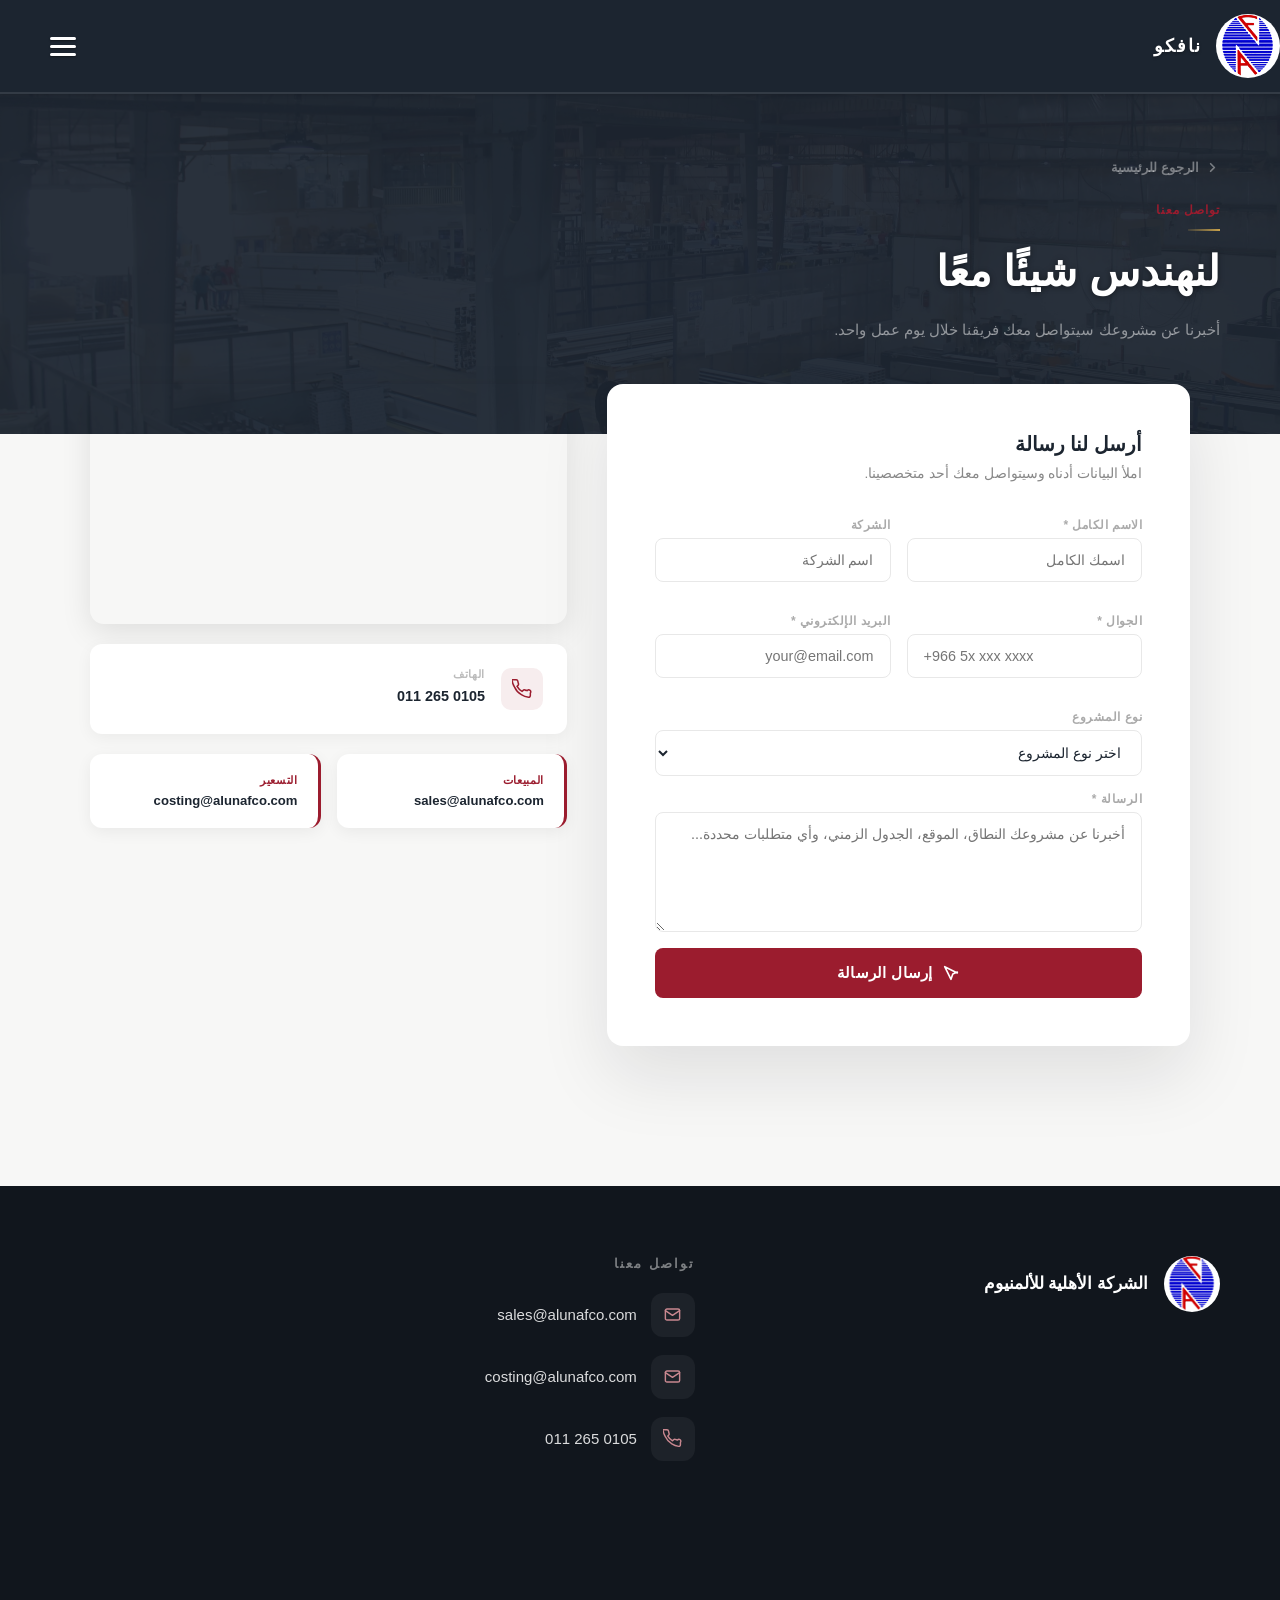
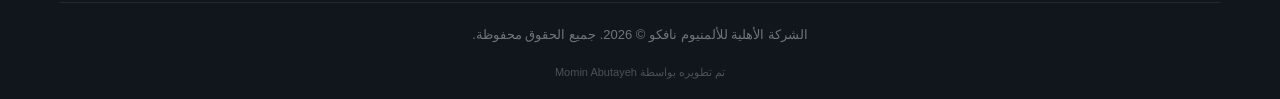
<file: contact-ar.html>
<!DOCTYPE html>
<html lang="ar" dir="rtl">
<head>
    <meta charset="UTF-8">
    <meta name="viewport" content="width=device-width, initial-scale=1.0">
    <meta http-equiv="Content-Security-Policy" content="default-src 'self'; script-src 'self'; style-src 'self' 'unsafe-inline' https://fonts.googleapis.com; img-src 'self' data:; media-src 'self'; connect-src 'self' https://formsubmit.co; frame-src https://maps.google.com https://www.google.com; font-src 'self' https://fonts.gstatic.com; object-src 'none'; base-uri 'self'; form-action 'self' mailto: https://formsubmit.co; upgrade-insecure-requests">
    <meta name="referrer" content="strict-origin-when-cross-origin">
    <title>تواصل معنا نافكو للألمنيوم</title>
    <link rel="preconnect" href="https://fonts.googleapis.com">
    <link rel="preconnect" href="https://fonts.gstatic.com" crossorigin>
    <link href="https://fonts.googleapis.com/css2?family=Cairo:wght@400;500;600;700;800&display=swap" rel="stylesheet">
    <link rel="stylesheet" href="css/style.css">
    <style>
        .nav { position: fixed; background: #1c2530; border-bottom-color: rgba(255,255,255,0.1); }
        .contact-hero { background: #1c2530; padding: 160px 60px 90px; position: relative; overflow: hidden; }
        .contact-hero::after { content: ''; position: absolute; inset: 0; background: url('images/hero-1.jpg') center/cover no-repeat; opacity: 0.06; z-index: 0; }
        .contact-hero-inner { position: relative; z-index: 1; max-width: 600px; }
        .back-link { display: inline-flex; align-items: center; gap: 6px; color: rgba(255,255,255,0.4); font-size: 13px; font-weight: 600; text-decoration: none; margin-bottom: 28px; transition: color 0.2s; }
        .back-link:hover { color: #fff; }
        .back-link svg { width: 15px; height: 15px; }
        .hero-label { font-size: 12px; font-weight: 700; letter-spacing: 1px; text-transform: uppercase; color: #9b1c2e; margin-bottom: 14px; }
        .hero-title { font-size: 42px; font-weight: 700; color: #fff; line-height: 1.3; margin-bottom: 16px; }
        .hero-sub { font-size: 15px; color: rgba(255,255,255,0.5); line-height: 1.9; }
        .contact-main { background: #f7f7f6; padding: 0 60px 90px; }
        .contact-grid { max-width: 1100px; margin: 0 auto; display: grid; grid-template-columns: 1.1fr 0.9fr; gap: 40px; position: relative; top: -50px; }
        .form-card { background: #fff; border-radius: 16px; padding: 3rem; box-shadow: 0 30px 70px rgba(20,24,30,0.1); }
        .form-card-title { font-size: 1.25rem; font-weight: 700; color: #1c2530; margin-bottom: 0.4rem; }
        .form-card-sub { font-size: 0.85rem; color: #888; margin-bottom: 2rem; line-height: 1.7; }
        .form-row { display: grid; grid-template-columns: 1fr 1fr; gap: 1rem; margin-bottom: 1rem; }
        .form-group { display: flex; flex-direction: column; gap: 0.4rem; margin-bottom: 1rem; }
        .form-group label { font-size: 0.75rem; font-weight: 700; letter-spacing: 0.04em; text-transform: uppercase; color: #aaa; }
        .form-group input, .form-group textarea, .form-group select { padding: 0.8rem 1rem; border: 1.5px solid #e8e8e8; border-radius: 8px; font-size: 0.9rem; color: #1c2530; font-family: inherit; background: #fff; transition: border-color 0.2s, box-shadow 0.2s; outline: none; width: 100%; }
        .form-group input:focus, .form-group textarea:focus, .form-group select:focus { border-color: #9b1c2e; box-shadow: 0 0 0 3px rgba(155,28,46,0.08); }
        .form-group textarea { resize: vertical; min-height: 120px; }
        .form-group select { cursor: pointer; }
        .submit-btn { width: 100%; background: #9b1c2e; color: #fff; border: none; padding: 1rem 2rem; border-radius: 8px; font-size: 0.95rem; font-weight: 700; cursor: pointer; letter-spacing: 0.02em; transition: background 0.2s, transform 0.15s; display: flex; align-items: center; justify-content: center; gap: 0.6rem; margin-top: 0.5rem; }
        .submit-btn svg { width: 18px; height: 18px; }
        .submit-btn:hover { background: #7e1624; transform: translateY(-1px); }
        .submit-btn:active { transform: translateY(0); }
        .form-success { display: none; text-align: center; padding: 2rem; }
        .form-success-icon { width: 60px; height: 60px; background: rgba(26,122,60,0.1); border-radius: 50%; display: flex; align-items: center; justify-content: center; margin: 0 auto 1rem; }
        .form-success-icon svg { width: 28px; height: 28px; color: #1a7a3c; }
        .info-panel { display: flex; flex-direction: column; gap: 1.25rem; }
        .info-map { border-radius: 14px; overflow: hidden; box-shadow: 0 8px 30px rgba(0,0,0,0.1); height: 240px; flex-shrink: 0; }
        .info-map iframe { width: 100%; height: 100%; border: none; display: block; }
        .info-card { background: #fff; border-radius: 12px; padding: 1.5rem; display: flex; align-items: flex-start; gap: 1rem; box-shadow: 0 4px 16px rgba(0,0,0,0.05); transition: transform 0.4s cubic-bezier(0.16,1,0.3,1), box-shadow 0.4s cubic-bezier(0.16,1,0.3,1); }
        .info-card:hover { transform: translateY(-4px); box-shadow: 0 18px 36px rgba(0,0,0,0.1); }
        .info-card-icon { width: 42px; height: 42px; background: rgba(155,28,46,0.08); border-radius: 10px; display: flex; align-items: center; justify-content: center; flex-shrink: 0; }
        .info-card-icon svg { width: 20px; height: 20px; color: #9b1c2e; }
        .info-card-label { font-size: 0.7rem; font-weight: 700; letter-spacing: 0.06em; text-transform: uppercase; color: #bbb; margin-bottom: 4px; }
        .info-card-value { font-size: 0.9rem; color: #1c2530; font-weight: 600; line-height: 1.6; }
        .info-card-value a { color: #1c2530; text-decoration: none; transition: color 0.2s; }
        .info-card-value a:hover { color: #9b1c2e; }
        .dept-row { display: grid; grid-template-columns: 1fr 1fr; gap: 1rem; }
        .dept-card { background: #fff; border-radius: 12px; padding: 1.25rem; box-shadow: 0 4px 16px rgba(0,0,0,0.06); border-right: 3px solid #9b1c2e; }
        .dept-label { font-size: 0.68rem; font-weight: 700; letter-spacing: 0.06em; text-transform: uppercase; color: #9b1c2e; margin-bottom: 6px; }
        .dept-email { font-size: 0.82rem; color: #1c2530; font-weight: 600; }
        .dept-email a { color: #1c2530; text-decoration: none; }
        .dept-email a:hover { color: #9b1c2e; }
        @media (max-width: 1000px) { .contact-grid { grid-template-columns: 1fr; top: -30px; } .info-panel { order: -1; } }
        @media (max-width: 768px) {
            .contact-hero { padding: 120px 30px 70px; }
            .hero-title { font-size: 28px; }
            .contact-main { padding: 0 20px 60px; }
            .form-card { padding: 2rem 1.5rem; }
            .form-row { grid-template-columns: 1fr; }
            .dept-row { grid-template-columns: 1fr; }
        }
    </style>
</head>
<body>

<nav class="nav">
    <a href="index-ar.html" class="logo-wrap">
        <span class="logo-circle"><img src="images/logo.jpg" alt="شعار نافكو"></span>
        <span class="logo-name">نافكو</span>
    </a>
    <button class="nav-toggle" aria-label="فتح القائمة" aria-expanded="false"><span></span><span></span><span></span></button>
        <ul class="navlinks">
        <li><a href="index-ar.html">الرئيسية</a></li>
        <li><a href="about-ar.html">من نحن</a></li>
        <li><a href="projects-ar.html">مشاريعنا</a></li>
        <li><a href="certificates-ar.html">الشهادات واختبارات المشاريع</a></li>
        <li><a href="products-ar.html">المنتجات والخدمات المتخصصة</a></li>
        <li><a href="contact-ar.html" style="border-bottom:2px solid #9b1c2e;padding-bottom:3px;">تواصل معنا</a></li>
        <li><a href="contact.html">English</a></li>
    </ul>
</nav>

<div class="contact-hero">
    <div class="contact-hero-inner">
        <a href="index-ar.html" class="back-link">
            <svg viewBox="0 0 16 16" fill="none"><path d="M6 12l4-4-4-4" stroke="currentColor" stroke-width="1.8" stroke-linecap="round" stroke-linejoin="round"/></svg>
            الرجوع للرئيسية
        </a>
        <p class="hero-label">تواصل معنا</p>
        <h1 class="hero-title">لنهندس شيئًا معًا</h1>
        <p class="hero-sub">أخبرنا عن مشروعك سيتواصل معك فريقنا خلال يوم عمل واحد.</p>
    </div>
</div>

<div class="contact-main">
    <div class="contact-grid">

        <div class="form-card">
            <div class="form-card-title">أرسل لنا رسالة</div>
            <div class="form-card-sub">املأ البيانات أدناه وسيتواصل معك أحد متخصصينا.</div>

            <form id="contact-form" action="https://formsubmit.co/sales@alunafco.com" method="POST">
                <input type="hidden" name="_captcha" value="false">
                <input type="hidden" name="_template" value="table">
                <input type="text" name="_honey" style="display:none" tabindex="-1" autocomplete="off">

                <div class="form-row">
                    <div class="form-group">
                        <label>الاسم الكامل *</label>
                        <input type="text" name="name" placeholder="اسمك الكامل" required>
                    </div>
                    <div class="form-group">
                        <label>الشركة</label>
                        <input type="text" name="company" placeholder="اسم الشركة">
                    </div>
                </div>

                <div class="form-row">
                    <div class="form-group">
                        <label>الجوال *</label>
                        <input type="tel" name="phone" placeholder="+966 5x xxx xxxx" required>
                    </div>
                    <div class="form-group">
                        <label>البريد الإلكتروني *</label>
                        <input type="email" name="email" placeholder="your@email.com" required>
                    </div>
                </div>

                <div class="form-group">
                    <label>نوع المشروع</label>
                    <select name="project_type">
                        <option value="" disabled selected>اختر نوع المشروع</option>
                        <option>برج شاهق / واجهة زجاجية</option>
                        <option>واجهة مبنى تجاري</option>
                        <option>ضيافة / فندق</option>
                        <option>منشأة صحية</option>
                        <option>مجمع سكني</option>
                        <option>بنية تحتية</option>
                        <option>توريد بثق الألمنيوم</option>
                        <option>مطابخ</option>
                        <option>أخرى</option>
                    </select>
                </div>

                <div class="form-group">
                    <label>الرسالة *</label>
                    <textarea name="message" placeholder="أخبرنا عن مشروعك النطاق، الموقع، الجدول الزمني، وأي متطلبات محددة..." required></textarea>
                </div>

                <button type="submit" class="submit-btn">
                    <svg viewBox="0 0 20 20" fill="none"><path d="M17 10L3 3l7 14 2-6 5-2z" stroke="currentColor" stroke-width="1.8" stroke-linecap="round" stroke-linejoin="round"/></svg>
                    إرسال الرسالة
                </button>

            </form>

            <div class="form-success" id="form-success">
                <div class="form-success-icon">
                    <svg viewBox="0 0 24 24" fill="none"><circle cx="12" cy="12" r="10" stroke="currentColor" stroke-width="2"/><path d="M8 12l3 3 5-5" stroke="currentColor" stroke-width="2" stroke-linecap="round" stroke-linejoin="round"/></svg>
                </div>
                <h3 style="font-size:1.05rem;font-weight:700;color:#1c2530;margin-bottom:8px;">تم إرسال الرسالة</h3>
                <p style="font-size:0.85rem;color:#888;line-height:1.7;">شكرًا لتواصلك معنا. سيرد عليك فريقنا خلال يوم عمل واحد.</p>
            </div>
        </div>

        <div class="info-panel">

            <div class="info-map">
                <iframe
                        src="https://maps.google.com/maps?q=National%20Aluminium%20Factory%20Co.%20Street%203228%20Riyadh%2014335&t=m&z=14&output=embed&iwloc=near"
                        allowfullscreen="" loading="lazy"
                        referrerpolicy="no-referrer" sandbox="allow-scripts allow-same-origin allow-popups allow-popups-to-escape-sandbox"
                        title="موقع نافكو">
                </iframe>
            </div>

            <div class="info-card">
                <div class="info-card-icon">
                    <svg viewBox="0 0 24 24" fill="none" stroke="currentColor" stroke-width="1.8" stroke-linecap="round"><path d="M22 16.92v3a2 2 0 01-2.18 2 19.79 19.79 0 01-8.63-3.07A19.5 19.5 0 013.07 9.81a19.79 19.79 0 01-3.07-8.67A2 2 0 012 .92h3a2 2 0 012 1.72c.13 1 .37 1.97.72 2.9a2 2 0 01-.45 2.11L6.09 8.91a16 16 0 006 6l1.27-1.27a2 2 0 012.11-.45c.93.35 1.9.59 2.9.72A2 2 0 0122 16.92z"/></svg>
                </div>
                <div>
                    <div class="info-card-label">الهاتف</div>
                    <div class="info-card-value">
                        <a href="tel:+9660112650105" dir="ltr">011 265 0105</a>
                    </div>
                </div>
            </div>

            <div class="dept-row">
                <div class="dept-card">
                    <div class="dept-label">المبيعات</div>
                    <div class="dept-email"><a href="mailto:sales@alunafco.com">sales@alunafco.com</a></div>
                </div>
                <div class="dept-card">
                    <div class="dept-label">التسعير</div>
                    <div class="dept-email"><a href="mailto:costing@alunafco.com">costing@alunafco.com</a></div>
                </div>
            </div>

        </div>
    </div>
</div>

<footer class="site-footer">
    <div class="footer-top">
        <div class="footer-map-col">
            <div class="footer-brand">
                <a href="index-ar.html" class="logo-circle"><img src="images/logo.jpg" alt="شعار نافكو"></a>
                <p class="footer-brand-name">الشركة الأهلية للألمنيوم</p>
            </div>
            <div class="footer-map-frame">
                <iframe src="https://maps.google.com/maps?q=National%20Aluminium%20Factory%20Co.%20Street%203228%20Riyadh%2014335&t=m&z=14&output=embed&iwloc=near" width="100%" height="220" style="border:0;" allowfullscreen="" loading="lazy" referrerpolicy="no-referrer" sandbox="allow-scripts allow-same-origin allow-popups allow-popups-to-escape-sandbox" title="موقع نافكو"></iframe>
            </div>
        </div>
        <div class="footer-info-col">
            <p class="footer-col-title">تواصل معنا</p>
            <div class="footer-info-block"><span class="footer-info-icon"><svg viewBox="0 0 24 24" fill="none" stroke="currentColor" stroke-width="1.8" stroke-linecap="round" stroke-linejoin="round"><rect x="3" y="5" width="18" height="14" rx="2"/><path d="M3 7l9 6 9-6"/></svg></span><a href="mailto:sales@alunafco.com">sales@alunafco.com</a></div>
            <div class="footer-info-block"><span class="footer-info-icon"><svg viewBox="0 0 24 24" fill="none" stroke="currentColor" stroke-width="1.8" stroke-linecap="round" stroke-linejoin="round"><rect x="3" y="5" width="18" height="14" rx="2"/><path d="M3 7l9 6 9-6"/></svg></span><a href="mailto:costing@alunafco.com">costing@alunafco.com</a></div>
            <div class="footer-info-block footer-info-block--last"><span class="footer-info-icon"><svg viewBox="0 0 24 24" fill="none" stroke="currentColor" stroke-width="1.8" stroke-linecap="round" stroke-linejoin="round"><path d="M22 16.92v3a2 2 0 01-2.18 2 19.79 19.79 0 01-8.63-3.07A19.5 19.5 0 013.07 9.81a19.79 19.79 0 01-3.07-8.67A2 2 0 012 .92h3a2 2 0 012 1.72c.13 1 .37 1.97.72 2.9a2 2 0 01-.45 2.11L6.09 8.91a16 16 0 006 6l1.27-1.27a2 2 0 012.11-.45c.93.35 1.9.59 2.9.72A2 2 0 0122 16.92z"/></svg></span><a href="tel:+9660112650105" dir="ltr">011 265 0105</a></div>
        </div>
    </div>
    <div class="footer-bottom">الشركة الأهلية للألمنيوم نافكو &copy; 2026. جميع الحقوق محفوظة.</div>
    <div class="footer-credit">تم تطويره بواسطة Momin Abutayeh</div>
</footer>

<script src="js/contact.js"></script>

<script src="js/animations.js"></script>
</body>
</html>
</file>
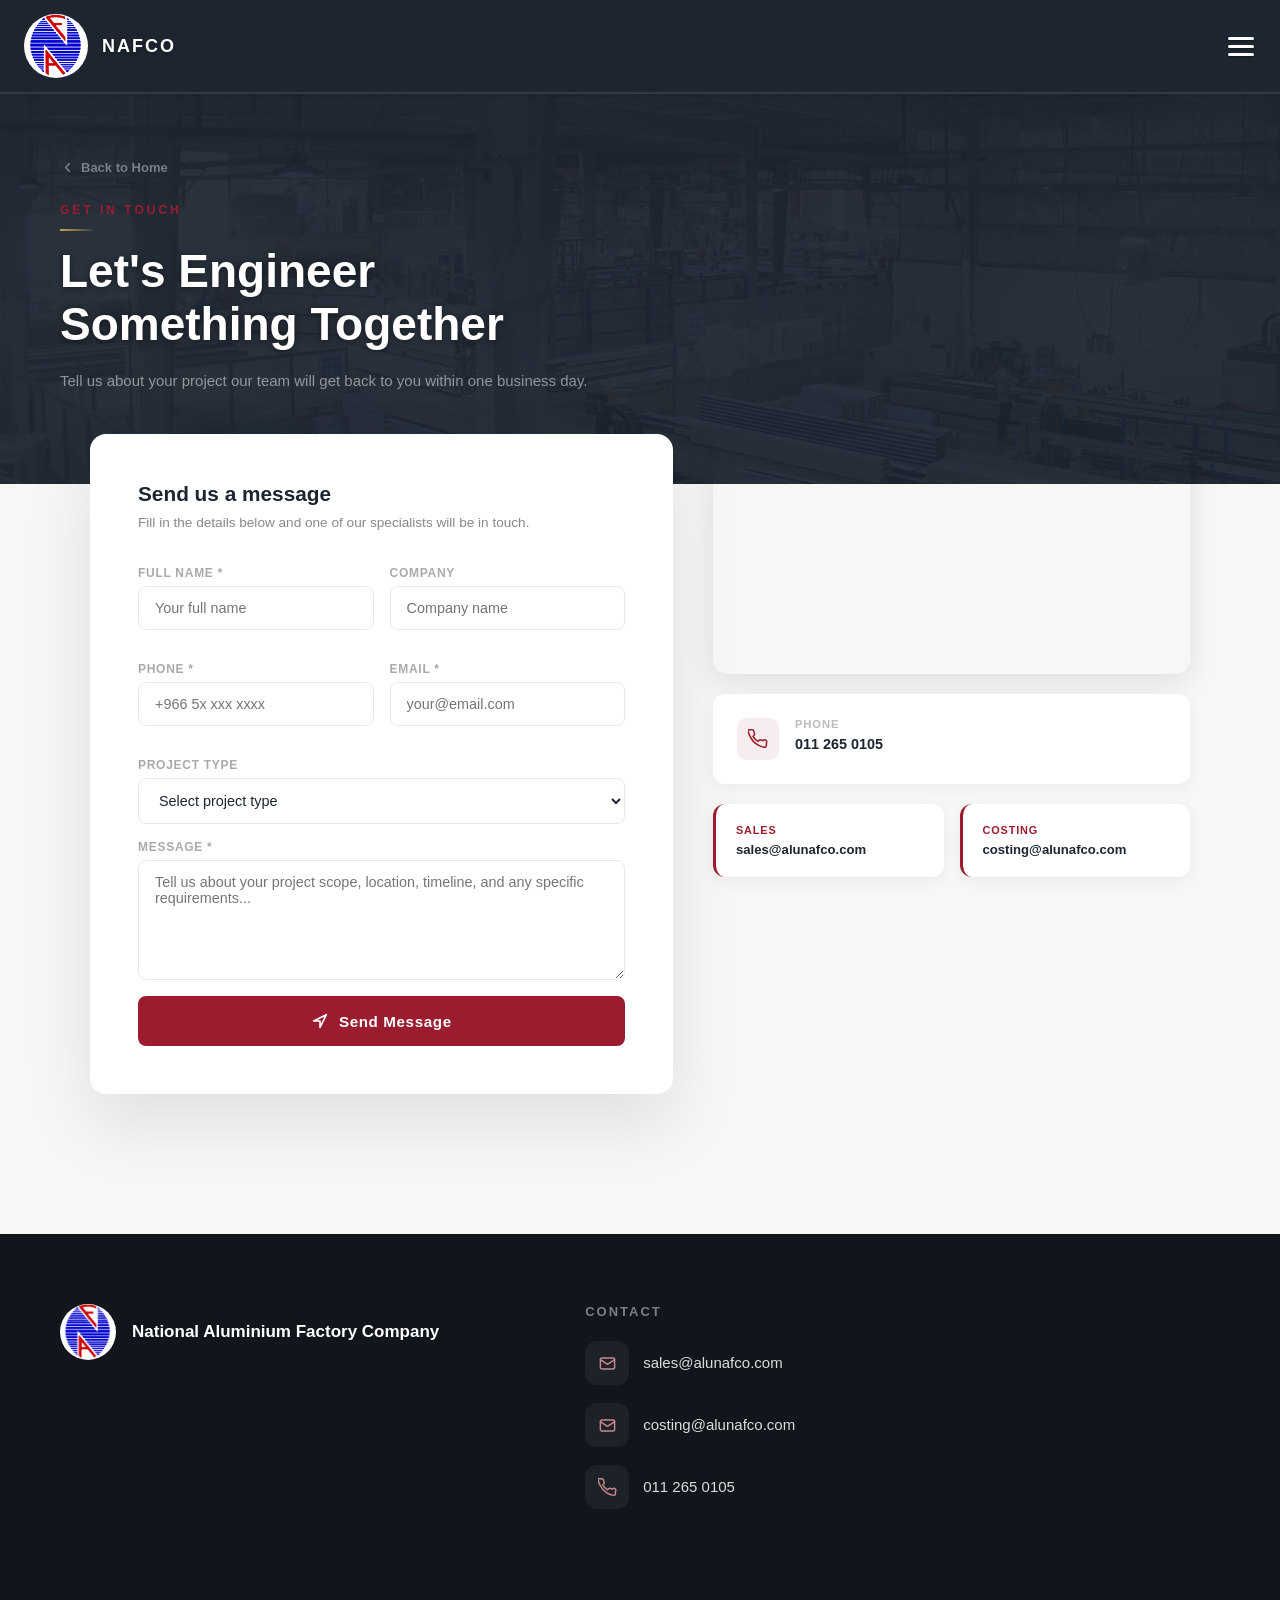
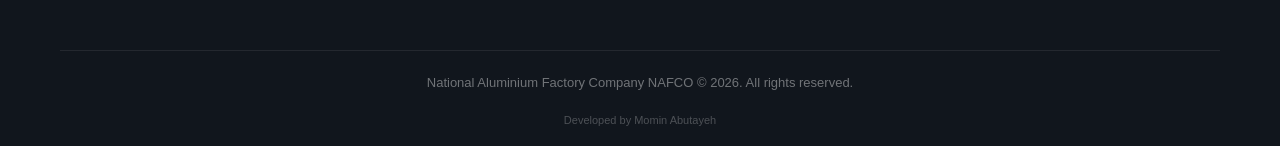
<file: contact.html>
<!DOCTYPE html>
<html lang="en" dir="ltr">
<head>
  <meta charset="UTF-8">
  <meta name="viewport" content="width=device-width, initial-scale=1.0">
    <meta http-equiv="Content-Security-Policy" content="default-src 'self'; script-src 'self'; style-src 'self' 'unsafe-inline' https://fonts.googleapis.com; img-src 'self' data:; media-src 'self'; connect-src 'self' https://formsubmit.co; frame-src https://maps.google.com https://www.google.com; font-src 'self' https://fonts.gstatic.com; object-src 'none'; base-uri 'self'; form-action 'self' mailto: https://formsubmit.co; upgrade-insecure-requests">
    <meta name="referrer" content="strict-origin-when-cross-origin">
  <title>Contact Us NAFCO Aluminium</title>
  <link rel="preconnect" href="https://fonts.googleapis.com">
    <link rel="preconnect" href="https://fonts.gstatic.com" crossorigin>
    <link href="https://fonts.googleapis.com/css2?family=Manrope:wght@400;500;600;700;800&display=swap" rel="stylesheet">
    <link rel="stylesheet" href="css/style.css">
  <style>
    .nav { position: fixed; background: #1c2530; border-bottom-color: rgba(255,255,255,0.1); }
    .contact-hero { background: #1c2530; padding: 160px 60px 90px; position: relative; overflow: hidden; }
    .contact-hero::after { content: ''; position: absolute; inset: 0; background: url('images/hero-1.jpg') center/cover no-repeat; opacity: 0.06; z-index: 0; }
    .contact-hero-inner { position: relative; z-index: 1; max-width: 600px; }
    .back-link { display: inline-flex; align-items: center; gap: 6px; color: rgba(255,255,255,0.4); font-size: 13px; font-weight: 600; text-decoration: none; margin-bottom: 28px; transition: color 0.2s; }
    .back-link:hover { color: #fff; }
    .back-link svg { width: 15px; height: 15px; }
    .hero-label { font-size: 12px; font-weight: 700; letter-spacing: 3px; text-transform: uppercase; color: #9b1c2e; margin-bottom: 14px; }
    .hero-title { font-size: 46px; font-weight: 700; color: #fff; line-height: 1.15; margin-bottom: 16px; }
    .hero-sub { font-size: 15px; color: rgba(255,255,255,0.5); line-height: 1.8; }
    .contact-main { background: #f7f7f6; padding: 0 60px 90px; }
    .contact-grid { max-width: 1100px; margin: 0 auto; display: grid; grid-template-columns: 1.1fr 0.9fr; gap: 40px; position: relative; top: -50px; }
    .form-card { background: #fff; border-radius: 16px; padding: 3rem; box-shadow: 0 30px 70px rgba(20,24,30,0.1); }
    .form-card-title { font-size: 1.3rem; font-weight: 700; color: #1c2530; margin-bottom: 0.4rem; }
    .form-card-sub { font-size: 0.85rem; color: #888; margin-bottom: 2rem; line-height: 1.6; }
    .form-row { display: grid; grid-template-columns: 1fr 1fr; gap: 1rem; margin-bottom: 1rem; }
    .form-group { display: flex; flex-direction: column; gap: 0.4rem; margin-bottom: 1rem; }
    .form-group label { font-size: 0.75rem; font-weight: 700; letter-spacing: 0.06em; text-transform: uppercase; color: #aaa; }
    .form-group input, .form-group textarea, .form-group select { padding: 0.8rem 1rem; border: 1.5px solid #e8e8e8; border-radius: 8px; font-size: 0.9rem; color: #1c2530; font-family: inherit; background: #fff; transition: border-color 0.2s, box-shadow 0.2s; outline: none; width: 100%; }
    .form-group input:focus, .form-group textarea:focus, .form-group select:focus { border-color: #9b1c2e; box-shadow: 0 0 0 3px rgba(155,28,46,0.08); }
    .form-group textarea { resize: vertical; min-height: 120px; }
    .form-group select { cursor: pointer; }
    .submit-btn { width: 100%; background: #9b1c2e; color: #fff; border: none; padding: 1rem 2rem; border-radius: 8px; font-size: 0.95rem; font-weight: 700; cursor: pointer; letter-spacing: 0.04em; transition: background 0.2s, transform 0.15s; display: flex; align-items: center; justify-content: center; gap: 0.6rem; margin-top: 0.5rem; }
    .submit-btn svg { width: 18px; height: 18px; }
    .submit-btn:hover { background: #7e1624; transform: translateY(-1px); }
    .submit-btn:active { transform: translateY(0); }
    .form-success { display: none; text-align: center; padding: 2rem; }
    .form-success-icon { width: 60px; height: 60px; background: rgba(26,122,60,0.1); border-radius: 50%; display: flex; align-items: center; justify-content: center; margin: 0 auto 1rem; }
    .form-success-icon svg { width: 28px; height: 28px; color: #1a7a3c; }
    .info-panel { display: flex; flex-direction: column; gap: 1.25rem; }
    .info-map { border-radius: 14px; overflow: hidden; box-shadow: 0 8px 30px rgba(0,0,0,0.1); height: 240px; flex-shrink: 0; }
    .info-map iframe { width: 100%; height: 100%; border: none; display: block; }
    .info-card { background: #fff; border-radius: 12px; padding: 1.5rem; display: flex; align-items: flex-start; gap: 1rem; box-shadow: 0 4px 16px rgba(0,0,0,0.05); transition: transform 0.4s cubic-bezier(0.16,1,0.3,1), box-shadow 0.4s cubic-bezier(0.16,1,0.3,1); }
    .info-card:hover { transform: translateY(-4px); box-shadow: 0 18px 36px rgba(0,0,0,0.1); }
    .info-card-icon { width: 42px; height: 42px; background: rgba(155,28,46,0.08); border-radius: 10px; display: flex; align-items: center; justify-content: center; flex-shrink: 0; }
    .info-card-icon svg { width: 20px; height: 20px; color: #9b1c2e; }
    .info-card-label { font-size: 0.7rem; font-weight: 700; letter-spacing: 0.08em; text-transform: uppercase; color: #bbb; margin-bottom: 4px; }
    .info-card-value { font-size: 0.9rem; color: #1c2530; font-weight: 600; line-height: 1.5; }
    .info-card-value a { color: #1c2530; text-decoration: none; transition: color 0.2s; }
    .info-card-value a:hover { color: #9b1c2e; }
    .dept-row { display: grid; grid-template-columns: 1fr 1fr; gap: 1rem; }
    .dept-card { background: #fff; border-radius: 12px; padding: 1.25rem; box-shadow: 0 4px 16px rgba(0,0,0,0.06); border-left: 3px solid #9b1c2e; }
    .dept-label { font-size: 0.68rem; font-weight: 700; letter-spacing: 0.08em; text-transform: uppercase; color: #9b1c2e; margin-bottom: 6px; }
    .dept-email { font-size: 0.82rem; color: #1c2530; font-weight: 600; }
    .dept-email a { color: #1c2530; text-decoration: none; }
    .dept-email a:hover { color: #9b1c2e; }
    @media (max-width: 1000px) { .contact-grid { grid-template-columns: 1fr; top: -30px; } .info-panel { order: -1; } }
    @media (max-width: 768px) {
      .contact-hero { padding: 120px 30px 70px; }
      .hero-title { font-size: 30px; }
      .contact-main { padding: 0 20px 60px; }
      .form-card { padding: 2rem 1.5rem; }
      .form-row { grid-template-columns: 1fr; }
      .dept-row { grid-template-columns: 1fr; }
    }
  </style>
</head>
<body>

<nav class="nav">
  <a href="index.html" class="logo-wrap">
    <span class="logo-circle"><img src="images/logo.jpg" alt="NAFCO logo"></span>
    <span class="logo-name">NAFCO</span>
  </a>
  <button class="nav-toggle" aria-label="Open menu" aria-expanded="false"><span></span><span></span><span></span></button>
        <ul class="navlinks">
    <li><a href="index.html">Home</a></li>
    <li><a href="about.html">About us</a></li>
    <li><a href="projects.html">Our Projects</a></li>
    <li><a href="certificates.html">Certificates &amp; Project Testing</a></li>
    <li><a href="products.html">Professional Products and Services</a></li>
    <li><a href="contact.html" style="border-bottom:2px solid #9b1c2e;padding-bottom:3px;">Contact us</a></li>
    <li><a href="contact-ar.html">العربية</a></li>
  </ul>
</nav>

<div class="contact-hero">
  <div class="contact-hero-inner">
    <a href="index.html" class="back-link">
      <svg viewBox="0 0 16 16" fill="none"><path d="M10 12L6 8l4-4" stroke="currentColor" stroke-width="1.8" stroke-linecap="round" stroke-linejoin="round"/></svg>
      Back to Home
    </a>
    <p class="hero-label">Get in Touch</p>
    <h1 class="hero-title">Let's Engineer<br>Something Together</h1>
    <p class="hero-sub">Tell us about your project our team will get back to you within one business day.</p>
  </div>
</div>

<div class="contact-main">
  <div class="contact-grid">

    <div class="form-card">
      <div class="form-card-title">Send us a message</div>
      <div class="form-card-sub">Fill in the details below and one of our specialists will be in touch.</div>

      <form id="contact-form" action="https://formsubmit.co/sales@alunafco.com" method="POST">
                <input type="hidden" name="_captcha" value="false">
                <input type="hidden" name="_template" value="table">
                <input type="text" name="_honey" style="display:none" tabindex="-1" autocomplete="off">

        <div class="form-row">
          <div class="form-group">
            <label>Full Name *</label>
            <input type="text" name="name" placeholder="Your full name" required>
          </div>
          <div class="form-group">
            <label>Company</label>
            <input type="text" name="company" placeholder="Company name">
          </div>
        </div>

        <div class="form-row">
          <div class="form-group">
            <label>Phone *</label>
            <input type="tel" name="phone" placeholder="+966 5x xxx xxxx" required>
          </div>
          <div class="form-group">
            <label>Email *</label>
            <input type="email" name="email" placeholder="your@email.com" required>
          </div>
        </div>

        <div class="form-group">
          <label>Project Type</label>
          <select name="project_type">
            <option value="" disabled selected>Select project type</option>
            <option>High-Rise Tower / Curtain Wall</option>
            <option>Commercial Building Facade</option>
            <option>Hospitality / Hotel</option>
            <option>Healthcare Facility</option>
            <option>Residential Complex</option>
            <option>Infrastructure</option>
            <option>Aluminium Extrusion Supply</option>
            <option>Kitchens</option>
            <option>Other</option>
          </select>
        </div>

        <div class="form-group">
          <label>Message *</label>
          <textarea name="message" placeholder="Tell us about your project scope, location, timeline, and any specific requirements..." required></textarea>
        </div>

        <button type="submit" class="submit-btn">
          <svg viewBox="0 0 20 20" fill="none"><path d="M3 10l14-7-7 14V10H3z" stroke="currentColor" stroke-width="1.8" stroke-linecap="round" stroke-linejoin="round"/></svg>
          Send Message
        </button>

      </form>

      <div class="form-success" id="form-success">
        <div class="form-success-icon">
          <svg viewBox="0 0 24 24" fill="none"><circle cx="12" cy="12" r="10" stroke="currentColor" stroke-width="2"/><path d="M8 12l3 3 5-5" stroke="currentColor" stroke-width="2" stroke-linecap="round" stroke-linejoin="round"/></svg>
        </div>
        <h3 style="font-size:1.1rem;font-weight:700;color:#1c2530;margin-bottom:8px;">Message Sent</h3>
        <p style="font-size:0.85rem;color:#888;line-height:1.6;">Thank you for reaching out. Our team will respond within one business day.</p>
      </div>
    </div>

    <div class="info-panel">

      <div class="info-map">
        <iframe
                src="https://maps.google.com/maps?q=National%20Aluminium%20Factory%20Co.%20Street%203228%20Riyadh%2014335&t=m&z=14&output=embed&iwloc=near"
                allowfullscreen="" loading="lazy"
                referrerpolicy="no-referrer" sandbox="allow-scripts allow-same-origin allow-popups allow-popups-to-escape-sandbox"
                title="NAFCO location">
        </iframe>
      </div>

      <div class="info-card">
        <div class="info-card-icon">
          <svg viewBox="0 0 24 24" fill="none" stroke="currentColor" stroke-width="1.8" stroke-linecap="round"><path d="M22 16.92v3a2 2 0 01-2.18 2 19.79 19.79 0 01-8.63-3.07A19.5 19.5 0 013.07 9.81a19.79 19.79 0 01-3.07-8.67A2 2 0 012 .92h3a2 2 0 012 1.72c.13 1 .37 1.97.72 2.9a2 2 0 01-.45 2.11L6.09 8.91a16 16 0 006 6l1.27-1.27a2 2 0 012.11-.45c.93.35 1.9.59 2.9.72A2 2 0 0122 16.92z"/></svg>
        </div>
        <div>
          <div class="info-card-label">Phone</div>
          <div class="info-card-value">
            <a href="tel:+9660112650105" dir="ltr">011 265 0105</a>
          </div>
        </div>
      </div>

      <div class="dept-row">
        <div class="dept-card">
          <div class="dept-label">Sales</div>
          <div class="dept-email"><a href="mailto:sales@alunafco.com">sales@alunafco.com</a></div>
        </div>
        <div class="dept-card">
          <div class="dept-label">Costing</div>
          <div class="dept-email"><a href="mailto:costing@alunafco.com">costing@alunafco.com</a></div>
        </div>
      </div>

    </div>
  </div>
</div>

<footer class="site-footer">
  <div class="footer-top">
    <div class="footer-map-col">
      <div class="footer-brand">
        <a href="index.html" class="logo-circle"><img src="images/logo.jpg" alt="NAFCO logo"></a>
        <p class="footer-brand-name">National Aluminium Factory Company</p>
      </div>
      <div class="footer-map-frame">
        <iframe src="https://maps.google.com/maps?q=National%20Aluminium%20Factory%20Co.%20Street%203228%20Riyadh%2014335&t=m&z=14&output=embed&iwloc=near" width="100%" height="220" style="border:0;" allowfullscreen="" loading="lazy" referrerpolicy="no-referrer" sandbox="allow-scripts allow-same-origin allow-popups allow-popups-to-escape-sandbox" title="NAFCO location"></iframe>
      </div>
    </div>
    <div class="footer-info-col">
      <p class="footer-col-title">Contact</p>
      <div class="footer-info-block"><span class="footer-info-icon"><svg viewBox="0 0 24 24" fill="none" stroke="currentColor" stroke-width="1.8" stroke-linecap="round" stroke-linejoin="round"><rect x="3" y="5" width="18" height="14" rx="2"/><path d="M3 7l9 6 9-6"/></svg></span><a href="mailto:sales@alunafco.com">sales@alunafco.com</a></div>
      <div class="footer-info-block"><span class="footer-info-icon"><svg viewBox="0 0 24 24" fill="none" stroke="currentColor" stroke-width="1.8" stroke-linecap="round" stroke-linejoin="round"><rect x="3" y="5" width="18" height="14" rx="2"/><path d="M3 7l9 6 9-6"/></svg></span><a href="mailto:costing@alunafco.com">costing@alunafco.com</a></div>
      <div class="footer-info-block footer-info-block--last"><span class="footer-info-icon"><svg viewBox="0 0 24 24" fill="none" stroke="currentColor" stroke-width="1.8" stroke-linecap="round" stroke-linejoin="round"><path d="M22 16.92v3a2 2 0 01-2.18 2 19.79 19.79 0 01-8.63-3.07A19.5 19.5 0 013.07 9.81a19.79 19.79 0 01-3.07-8.67A2 2 0 012 .92h3a2 2 0 012 1.72c.13 1 .37 1.97.72 2.9a2 2 0 01-.45 2.11L6.09 8.91a16 16 0 006 6l1.27-1.27a2 2 0 012.11-.45c.93.35 1.9.59 2.9.72A2 2 0 0122 16.92z"/></svg></span><a href="tel:+9660112650105" dir="ltr">011 265 0105</a></div>
    </div>
  </div>
  <div class="footer-bottom">National Aluminium Factory Company NAFCO &copy; 2026. All rights reserved.</div>
  <div class="footer-credit">Developed by Momin Abutayeh</div>
</footer>

<script src="js/contact.js"></script>

<script src="js/animations.js"></script>
</body>
</html>
</file>
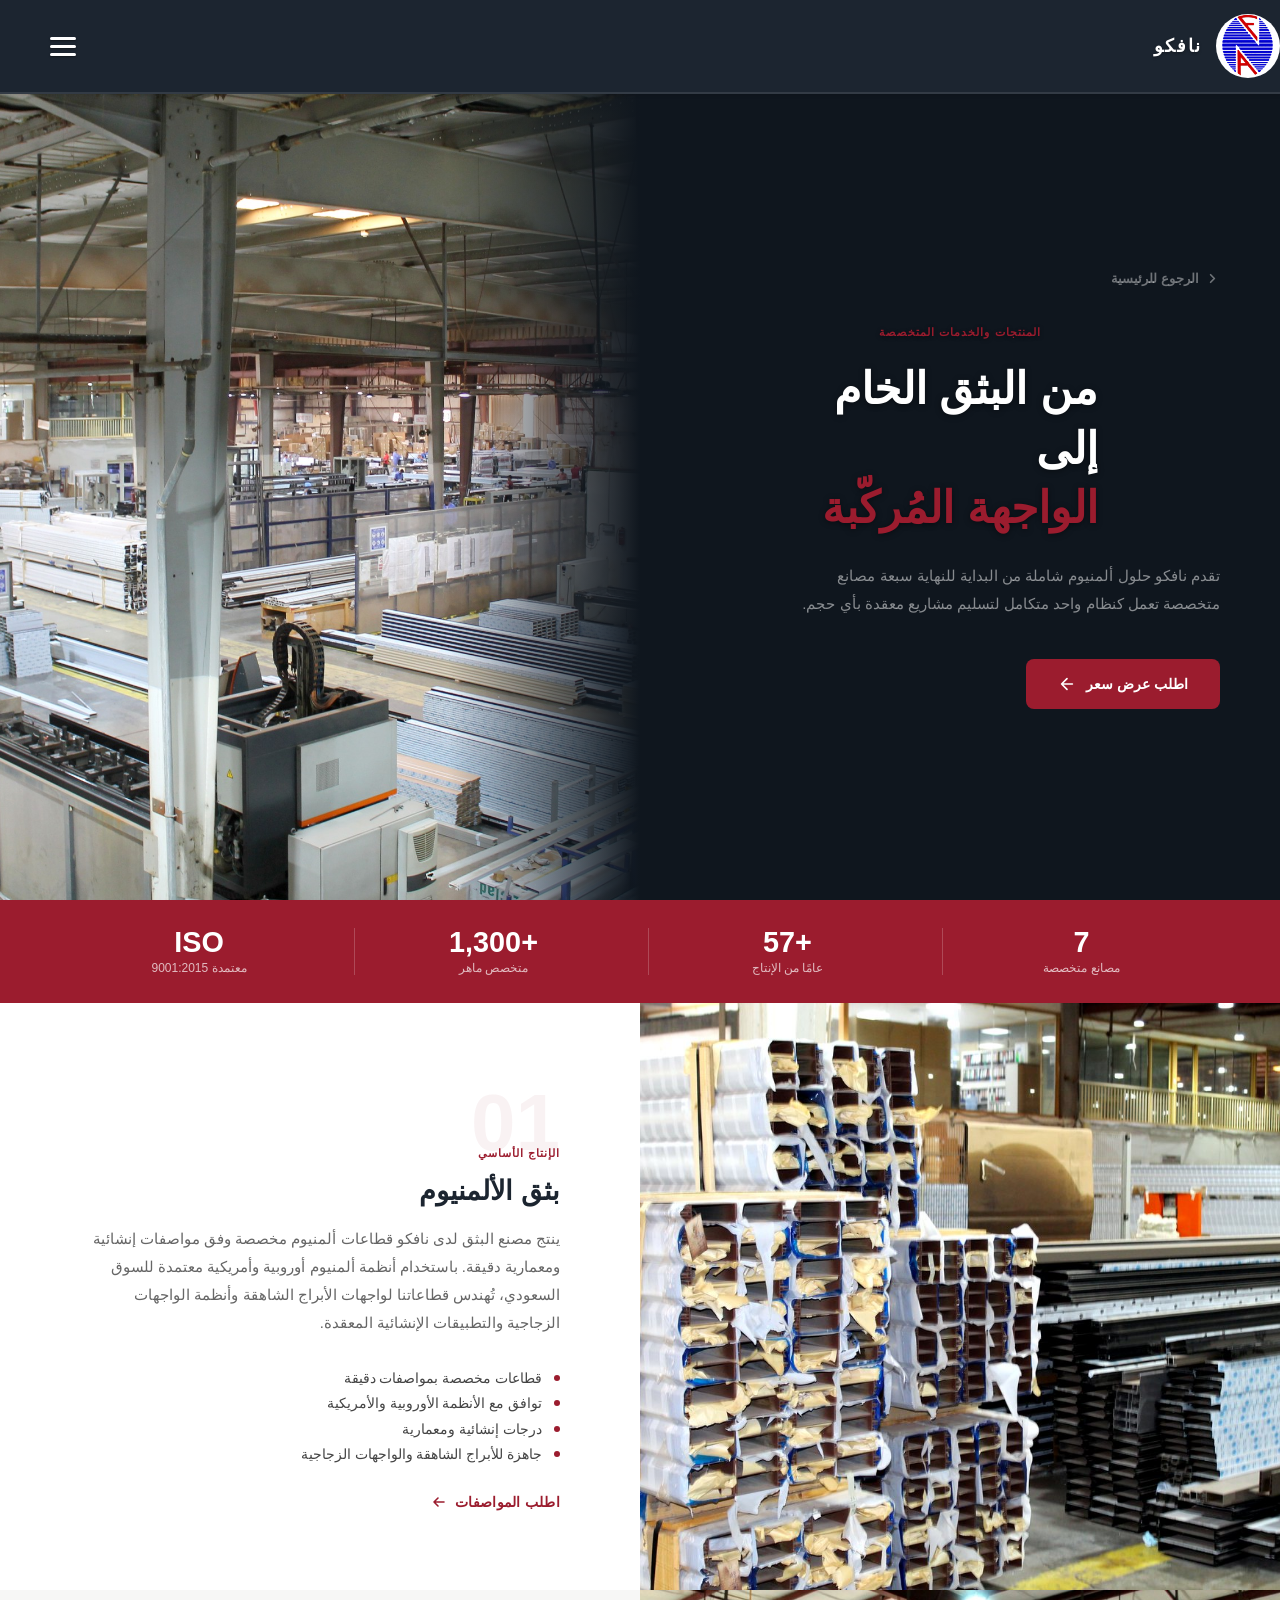
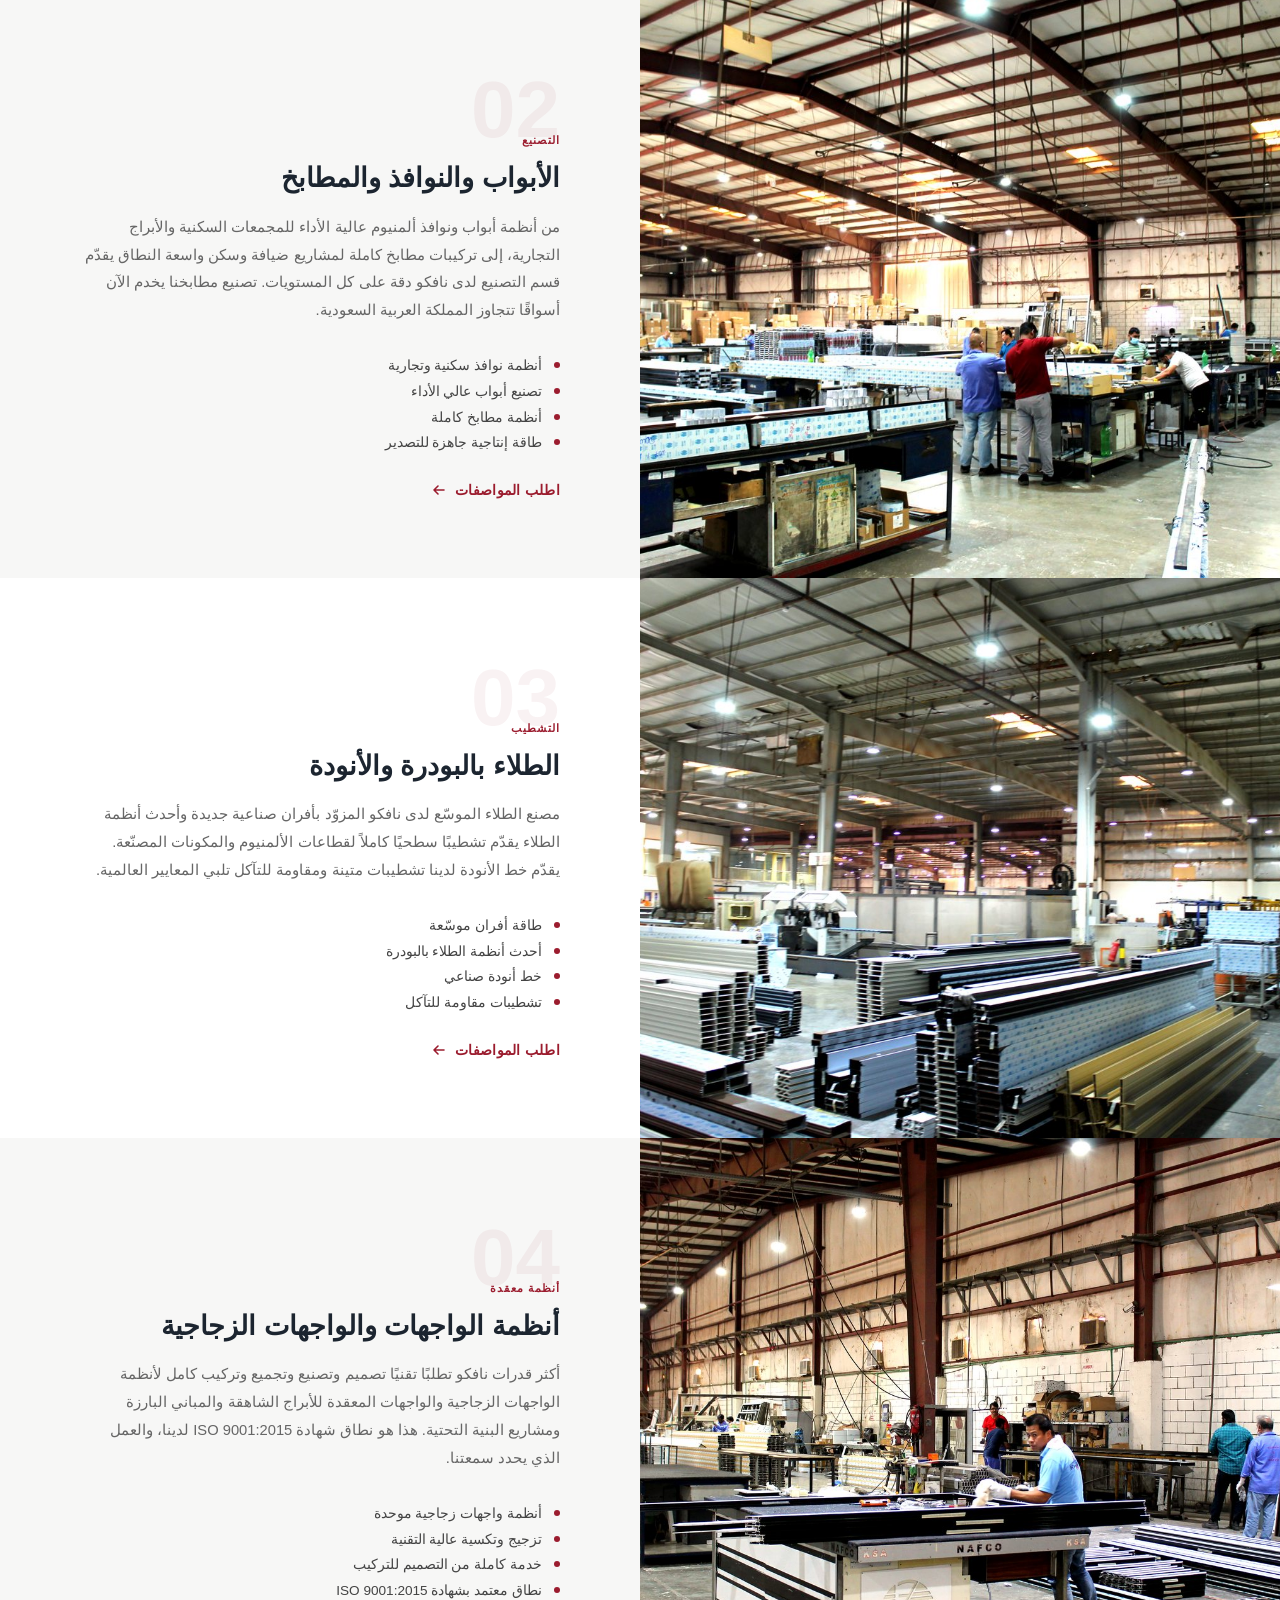
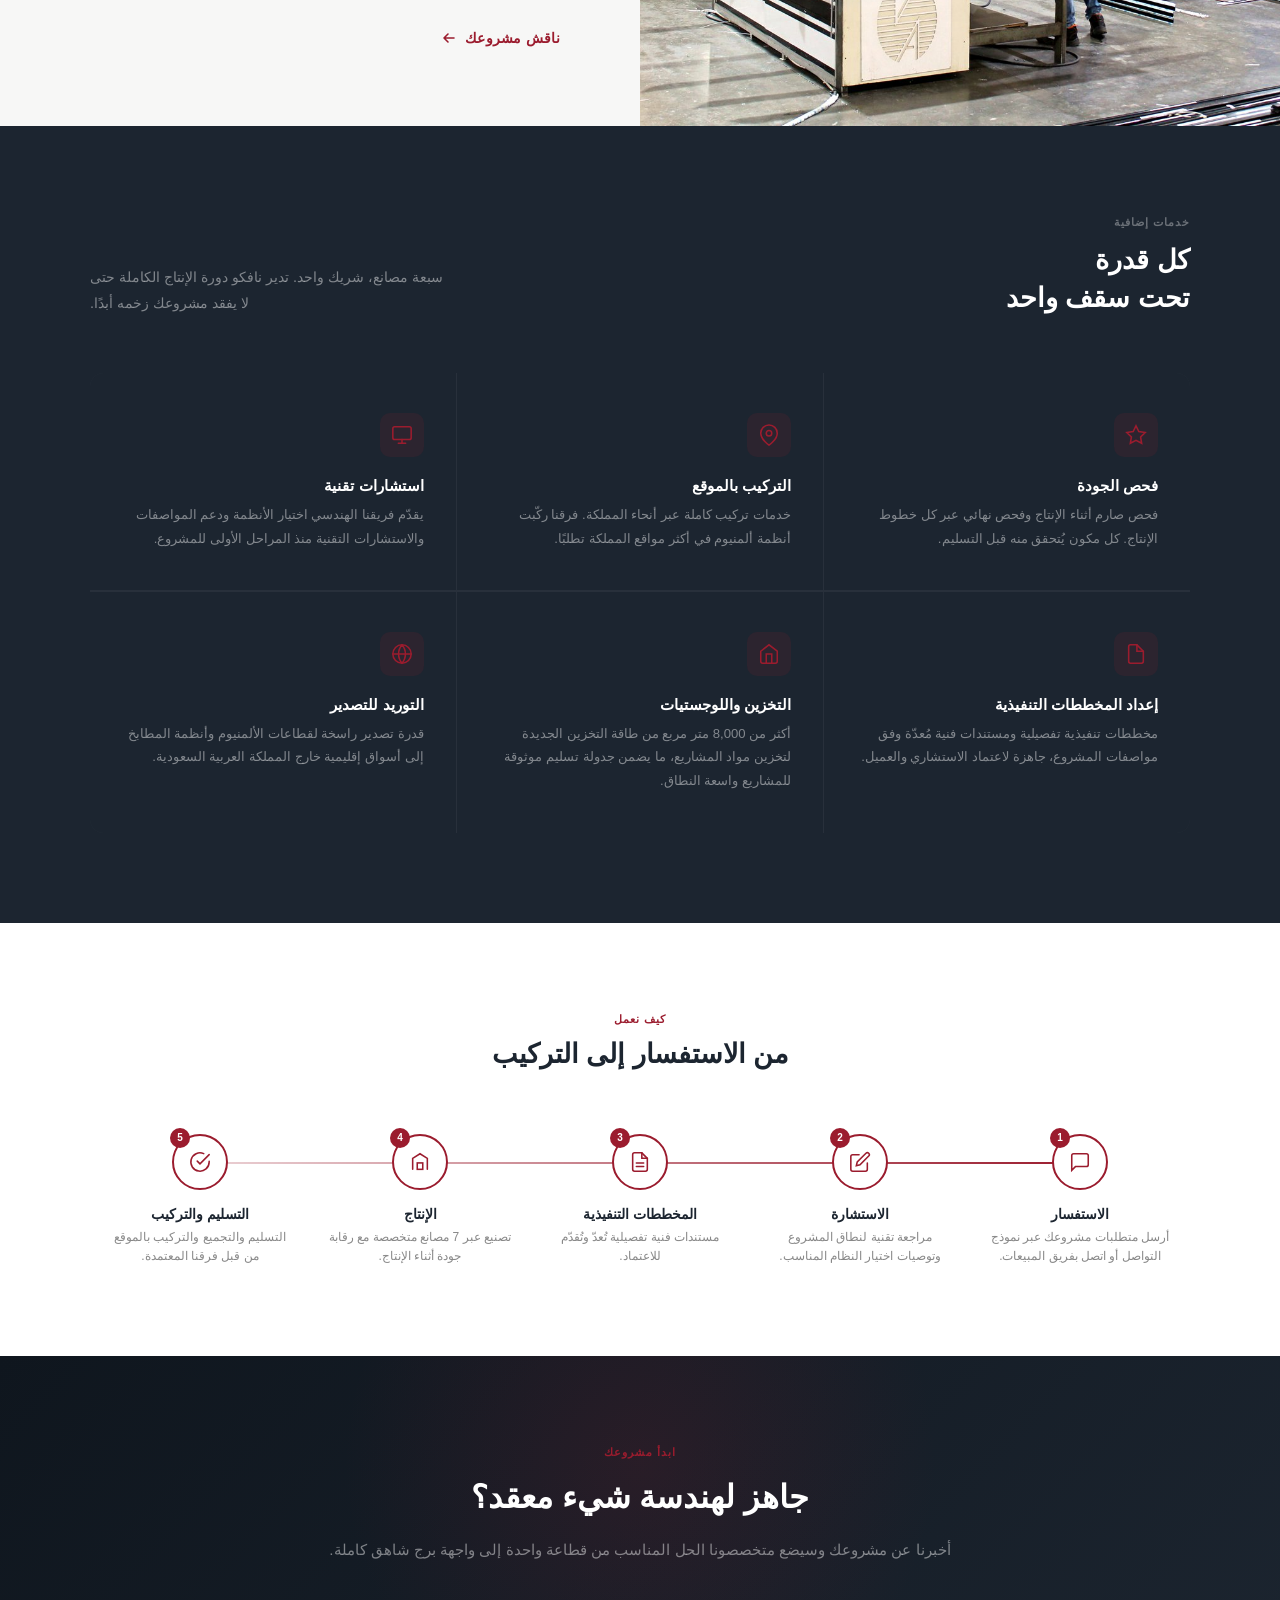
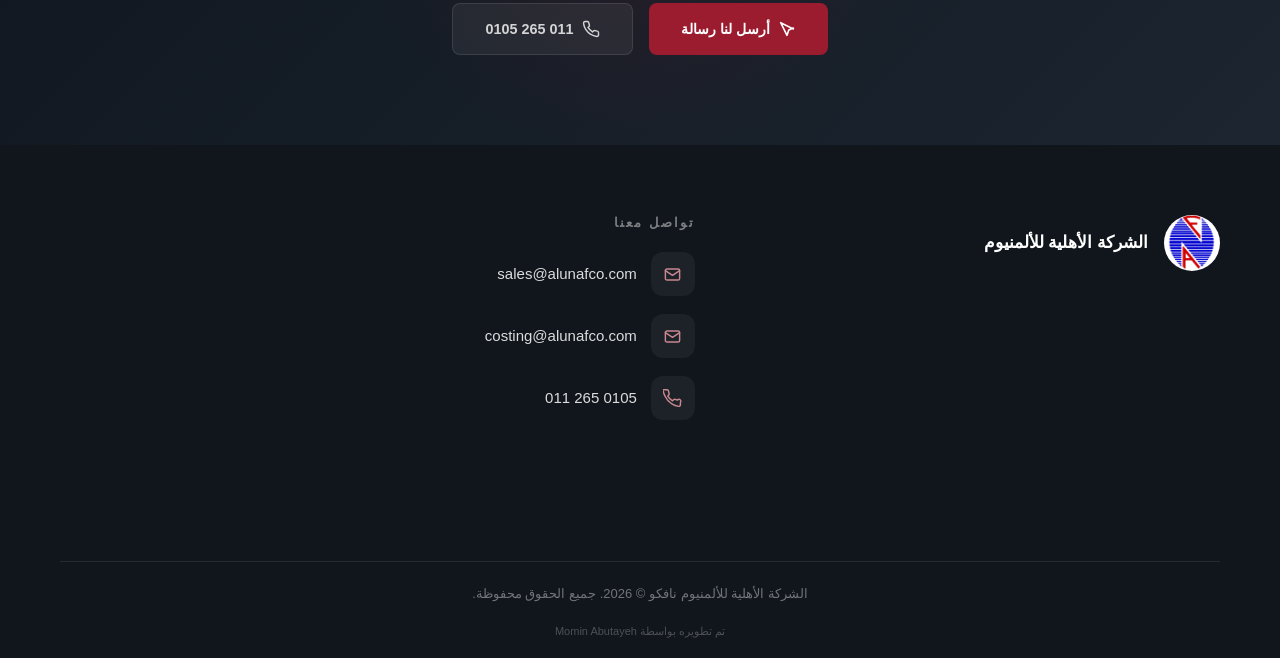
<file: products-ar.html>
<!DOCTYPE html>
<html lang="ar" dir="rtl">
<head>
    <meta charset="UTF-8">
    <meta name="viewport" content="width=device-width, initial-scale=1.0">
    <meta http-equiv="Content-Security-Policy" content="default-src 'self'; script-src 'self'; style-src 'self' 'unsafe-inline' https://fonts.googleapis.com; img-src 'self' data:; media-src 'self'; connect-src 'self'; frame-src https://maps.google.com https://www.google.com; font-src 'self' https://fonts.gstatic.com; object-src 'none'; base-uri 'self'; form-action 'self' mailto:; upgrade-insecure-requests">
    <meta name="referrer" content="strict-origin-when-cross-origin">
    <title>المنتجات والخدمات نافكو للألمنيوم</title>
    <link rel="preconnect" href="https://fonts.googleapis.com">
    <link rel="preconnect" href="https://fonts.gstatic.com" crossorigin>
    <link href="https://fonts.googleapis.com/css2?family=Cairo:wght@400;500;600;700;800&display=swap" rel="stylesheet">
    <link rel="stylesheet" href="css/style.css">
    <style>
        .nav { position: fixed; background: #1c2530; border-bottom-color: rgba(255,255,255,0.1); z-index: 100; }
        .prod-hero { min-height: 100vh; background: #0f161e; display: grid; grid-template-columns: 1fr 1fr; position: relative; overflow: hidden; }
        .prod-hero-left { display: flex; flex-direction: column; justify-content: center; padding: 160px 60px 80px; position: relative; z-index: 2; }
        .back-link { display: inline-flex; align-items: center; gap: 6px; color: rgba(255,255,255,0.4); font-size: 13px; font-weight: 600; text-decoration: none; margin-bottom: 40px; transition: color 0.2s; }
        .back-link:hover { color: #fff; }
        .back-link svg { width: 15px; height: 15px; }
        .hero-eyebrow { font-size: 11px; font-weight: 700; letter-spacing: 1px; text-transform: uppercase; color: #9b1c2e; margin-bottom: 20px; }
        .hero-title { font-size: 44px; font-weight: 800; color: #fff; line-height: 1.35; margin-bottom: 24px; }
        .hero-title span { color: #9b1c2e; }
        .hero-sub { font-size: 15px; color: rgba(255,255,255,0.5); line-height: 1.9; max-width: 440px; margin-bottom: 40px; }
        .hero-cta { display: inline-flex; align-items: center; gap: 10px; background: #9b1c2e; color: #fff; padding: 1rem 2rem; border-radius: 8px; font-size: 0.9rem; font-weight: 700; text-decoration: none; transition: background 0.2s, transform 0.2s; width: fit-content; }
        .hero-cta:hover { background: #7e1624; transform: translateX(-4px); }
        .hero-cta svg { width: 18px; height: 18px; }
        .prod-hero-right { position: relative; overflow: hidden; }
        .prod-hero-right::before { content: ''; position: absolute; inset: 0; background: linear-gradient(to left, #0f161e 0%, transparent 30%); z-index: 1; }
        .prod-hero-right img { width: 100%; height: 100%; object-fit: cover; object-position: center; }
        .prod-stats { background: #9b1c2e; padding: 28px 60px; display: grid; grid-template-columns: repeat(4, 1fr); gap: 1rem; }
        .prod-stat { text-align: center; color: #fff; padding: 0 1rem; border-left: 1px solid rgba(255,255,255,0.2); }
        .prod-stat:last-child { border-left: none; }
        .prod-stat-num { font-size: 1.8rem; font-weight: 800; line-height: 1; margin-bottom: 4px; }
        .prod-stat-lbl { font-size: 0.75rem; color: rgba(255,255,255,0.7); font-weight: 500; }
        .products-showcase { background: #f7f7f6; }
        .product-feature { display: grid; grid-template-columns: 1fr 1fr; min-height: 560px; }
        .product-feature:nth-child(even) .pf-img { order: -1; }
        .pf-img { position: relative; overflow: hidden; }
        .pf-img img { width: 100%; height: 100%; object-fit: cover; transition: transform 0.6s ease; }
        .product-feature:hover .pf-img img { transform: scale(1.04); }
        .pf-img-overlay { position: absolute; inset: 0; background: linear-gradient(135deg, rgba(155,28,46,0.6) 0%, transparent 60%); opacity: 0; transition: opacity 0.4s ease; }
        .product-feature:hover .pf-img-overlay { opacity: 1; }
        .pf-content { padding: 5rem; display: flex; flex-direction: column; justify-content: center; background: #fff; }
        .product-feature:nth-child(even) .pf-content { background: #f7f7f6; }
        .pf-num { font-size: 5rem; font-weight: 900; color: rgba(155,28,46,0.06); line-height: 1; margin-bottom: -1rem; }
        .pf-label { font-size: 11px; font-weight: 700; letter-spacing: 1px; text-transform: uppercase; color: #9b1c2e; margin-bottom: 12px; }
        .pf-title { font-size: 1.7rem; font-weight: 700; color: #1c2530; line-height: 1.4; margin-bottom: 1rem; }
        .pf-text { font-size: 0.92rem; color: #666; line-height: 1.9; margin-bottom: 2rem; }
        .pf-specs { display: flex; flex-direction: column; gap: 0.6rem; margin-bottom: 2rem; }
        .pf-spec { display: flex; align-items: center; gap: 0.75rem; font-size: 0.85rem; color: #444; }
        .pf-spec::before { content: ''; width: 6px; height: 6px; border-radius: 50%; background: #9b1c2e; flex-shrink: 0; }
        .pf-cta { display: inline-flex; align-items: center; gap: 8px; color: #9b1c2e; font-size: 0.88rem; font-weight: 700; text-decoration: none; letter-spacing: 0.02em; transition: gap 0.2s; }
        .pf-cta:hover { gap: 14px; }
        .pf-cta svg { width: 16px; height: 16px; }
        .services-section { background: #1c2530; padding: 90px 60px; }
        .services-inner { max-width: 1100px; margin: 0 auto; }
        .section-top { display: flex; justify-content: space-between; align-items: flex-end; margin-bottom: 3.5rem; }
        .s-label { font-size: 11px; font-weight: 700; letter-spacing: 1px; text-transform: uppercase; color: rgba(255,255,255,0.35); margin-bottom: 12px; }
        .s-title { font-size: 1.7rem; font-weight: 700; color: #fff; line-height: 1.4; }
        .s-sub { font-size: 0.9rem; color: rgba(255,255,255,0.45); line-height: 1.8; max-width: 360px; text-align: left; }
        .services-grid { display: grid; grid-template-columns: repeat(3, 1fr); gap: 1.5px; background: rgba(255,255,255,0.05); border-radius: 14px; overflow: hidden; }
        .svc-card { background: #1c2530; padding: 2.5rem 2rem; position: relative; transition: background 0.25s; overflow: hidden; }
        .svc-card::before { content: ''; position: absolute; bottom: 0; right: 0; width: 0; height: 3px; background: #9b1c2e; transition: width 0.35s ease; }
        .svc-card:hover { background: #212d3b; }
        .svc-card:hover::before { width: 100%; }
        .svc-icon { width: 44px; height: 44px; background: rgba(155,28,46,0.12); border-radius: 10px; display: flex; align-items: center; justify-content: center; margin-bottom: 1.25rem; }
        .svc-icon svg { width: 22px; height: 22px; color: #9b1c2e; }
        .svc-title { font-size: 0.95rem; font-weight: 700; color: #fff; margin-bottom: 0.5rem; }
        .svc-text { font-size: 0.82rem; color: rgba(255,255,255,0.45); line-height: 1.8; }
        .process-section { background: #fff; padding: 90px 60px; }
        .process-inner { max-width: 1100px; margin: 0 auto; }
        .process-header { text-align: center; margin-bottom: 4rem; }
        .p-label { font-size: 11px; font-weight: 700; letter-spacing: 1px; text-transform: uppercase; color: #9b1c2e; margin-bottom: 12px; }
        .p-title { font-size: 1.7rem; font-weight: 700; color: #1c2530; }
        .process-steps { display: grid; grid-template-columns: repeat(5, 1fr); gap: 0; position: relative; }
        .process-steps::before { content: ''; position: absolute; top: 28px; right: 10%; left: 10%; height: 2px; background: linear-gradient(to left, #9b1c2e, rgba(155,28,46,0.2)); }
        .step { display: flex; flex-direction: column; align-items: center; text-align: center; padding: 0 1rem; position: relative; }
        .step-circle { width: 56px; height: 56px; border-radius: 50%; border: 2px solid #9b1c2e; background: #fff; display: flex; align-items: center; justify-content: center; margin-bottom: 1rem; position: relative; z-index: 1; transition: background 0.2s; }
        .step:hover .step-circle { background: #9b1c2e; }
        .step:hover .step-circle svg { color: #fff; }
        .step-circle svg { width: 22px; height: 22px; color: #9b1c2e; transition: color 0.2s; }
        .step-num { position: absolute; top: -8px; left: -4px; width: 20px; height: 20px; background: #9b1c2e; color: #fff; border-radius: 50%; font-size: 10px; font-weight: 800; display: flex; align-items: center; justify-content: center; }
        .step-title { font-size: 0.85rem; font-weight: 700; color: #1c2530; margin-bottom: 6px; }
        .step-text { font-size: 0.75rem; color: #888; line-height: 1.6; }
        .prod-cta { background: linear-gradient(135deg, #0f161e 0%, #1c2530 100%); padding: 90px 60px; text-align: center; position: relative; overflow: hidden; }
        .prod-cta::before { content: ''; position: absolute; top: -50%; right: 50%; transform: translateX(50%); width: 600px; height: 600px; background: radial-gradient(circle, rgba(155,28,46,0.15) 0%, transparent 70%); }
        .prod-cta-inner { position: relative; z-index: 1; max-width: 640px; margin: 0 auto; }
        .cta-label { font-size: 11px; font-weight: 700; letter-spacing: 1px; text-transform: uppercase; color: #9b1c2e; margin-bottom: 16px; }
        .cta-title { font-size: 2rem; font-weight: 700; color: #fff; line-height: 1.4; margin-bottom: 1rem; }
        .cta-sub { font-size: 0.95rem; color: rgba(255,255,255,0.45); line-height: 1.8; margin-bottom: 2.5rem; }
        .cta-buttons { display: flex; gap: 1rem; justify-content: center; flex-wrap: wrap; }
        .cta-btn-primary { display: inline-flex; align-items: center; gap: 8px; background: #9b1c2e; color: #fff; padding: 1rem 2rem; border-radius: 8px; font-size: 0.9rem; font-weight: 700; text-decoration: none; transition: background 0.2s; }
        .cta-btn-primary:hover { background: #7e1624; }
        .cta-btn-secondary { display: inline-flex; align-items: center; gap: 8px; background: rgba(255,255,255,0.06); color: rgba(255,255,255,0.8); padding: 1rem 2rem; border-radius: 8px; font-size: 0.9rem; font-weight: 700; text-decoration: none; border: 1px solid rgba(255,255,255,0.1); transition: background 0.2s; }
        .cta-btn-secondary:hover { background: rgba(255,255,255,0.1); }
        @media (max-width: 1000px) {
            .prod-hero { grid-template-columns: 1fr; min-height: auto; }
            .prod-hero-right { height: 300px; }
            .prod-hero-right::before { background: linear-gradient(to bottom, #0f161e, transparent); }
            .prod-stats { grid-template-columns: repeat(2, 1fr); }
            .product-feature { grid-template-columns: 1fr; min-height: auto; }
            .product-feature:nth-child(even) .pf-img { order: 0; }
            .pf-img { height: 320px; }
            .pf-content { padding: 3rem 2rem; }
            .services-grid { grid-template-columns: repeat(2, 1fr); }
            .process-steps { grid-template-columns: repeat(3, 1fr); gap: 2rem; }
            .process-steps::before { display: none; }
        }
        @media (max-width: 768px) {
            .prod-hero-left { padding: 120px 30px 60px; }
            .hero-title { font-size: 30px; }
            .prod-stats { padding: 24px 30px; }
            .services-section, .process-section, .prod-cta { padding: 60px 30px; }
            .services-grid { grid-template-columns: 1fr; }
            .process-steps { grid-template-columns: repeat(2, 1fr); }
            .section-top { flex-direction: column; align-items: flex-start; gap: 1rem; }
            .s-sub { text-align: right; }
        }
    </style>
</head>
<body>

<nav class="nav">
    <a href="index-ar.html" class="logo-wrap">
        <span class="logo-circle"><img src="images/logo.jpg" alt="شعار نافكو"></span>
        <span class="logo-name">نافكو</span>
    </a>
    <button class="nav-toggle" aria-label="فتح القائمة" aria-expanded="false"><span></span><span></span><span></span></button>
        <ul class="navlinks">
        <li><a href="index-ar.html">الرئيسية</a></li>
        <li><a href="about-ar.html">من نحن</a></li>
        <li><a href="projects-ar.html">مشاريعنا</a></li>
        <li><a href="certificates-ar.html">الشهادات واختبارات المشاريع</a></li>
        <li><a href="products-ar.html" style="border-bottom:2px solid #9b1c2e;padding-bottom:3px;">المنتجات والخدمات المتخصصة</a></li>
        <li><a href="contact-ar.html">تواصل معنا</a></li>
        <li><a href="products.html">English</a></li>
    </ul>
</nav>

<div class="prod-hero">
    <div class="prod-hero-left">
        <a href="index-ar.html" class="back-link">
            <svg viewBox="0 0 16 16" fill="none"><path d="M6 12l4-4-4-4" stroke="currentColor" stroke-width="1.8" stroke-linecap="round" stroke-linejoin="round"/></svg>
            الرجوع للرئيسية
        </a>
        <p class="hero-eyebrow">المنتجات والخدمات المتخصصة</p>
        <h1 class="hero-title">من البثق الخام<br>إلى<br><span>الواجهة المُركّبة</span></h1>
        <p class="hero-sub">تقدم نافكو حلول ألمنيوم شاملة من البداية للنهاية سبعة مصانع متخصصة تعمل كنظام واحد متكامل لتسليم مشاريع معقدة بأي حجم.</p>
        <a href="contact-ar.html" class="hero-cta">
            اطلب عرض سعر
            <svg viewBox="0 0 20 20" fill="none"><path d="M16 10H4M10 4l-6 6 6 6" stroke="currentColor" stroke-width="1.8" stroke-linecap="round" stroke-linejoin="round"/></svg>
        </a>
    </div>
    <div class="prod-hero-right">
        <img src="images/hero-1.jpg" alt="مصنع نافكو">
    </div>
</div>

<div class="prod-stats">
    <div class="prod-stat"><div class="prod-stat-num">7</div><div class="prod-stat-lbl">مصانع متخصصة</div></div>
    <div class="prod-stat"><div class="prod-stat-num">+57</div><div class="prod-stat-lbl">عامًا من الإنتاج</div></div>
    <div class="prod-stat"><div class="prod-stat-num">+1,300</div><div class="prod-stat-lbl">متخصص ماهر</div></div>
    <div class="prod-stat"><div class="prod-stat-num">ISO</div><div class="prod-stat-lbl">معتمدة 9001:2015</div></div>
</div>

<div class="products-showcase">

    <div class="product-feature">
        <div class="pf-img">
            <img src="images/product-extrusion.jpg" alt="بثق الألمنيوم">
            <div class="pf-img-overlay"></div>
        </div>
        <div class="pf-content">
            <div class="pf-num">01</div>
            <div class="pf-label">الإنتاج الأساسي</div>
            <h2 class="pf-title">بثق الألمنيوم</h2>
            <p class="pf-text">
                ينتج مصنع البثق لدى نافكو قطاعات ألمنيوم مخصصة وفق مواصفات إنشائية ومعمارية دقيقة.
                باستخدام أنظمة ألمنيوم أوروبية وأمريكية معتمدة للسوق السعودي، تُهندس قطاعاتنا
                لواجهات الأبراج الشاهقة وأنظمة الواجهات الزجاجية والتطبيقات الإنشائية المعقدة.
            </p>
            <div class="pf-specs">
                <div class="pf-spec">قطاعات مخصصة بمواصفات دقيقة</div>
                <div class="pf-spec">توافق مع الأنظمة الأوروبية والأمريكية</div>
                <div class="pf-spec">درجات إنشائية ومعمارية</div>
                <div class="pf-spec">جاهزة للأبراج الشاهقة والواجهات الزجاجية</div>
            </div>
            <a href="contact-ar.html" class="pf-cta">
                اطلب المواصفات
                <svg viewBox="0 0 16 16" fill="none"><path d="M13 8H3M7 4l-4 4 4 4" stroke="currentColor" stroke-width="1.6" stroke-linecap="round" stroke-linejoin="round"/></svg>
            </a>
        </div>
    </div>

    <div class="product-feature">
        <div class="pf-img">
            <img src="images/product-kitchens.jpg" alt="الأبواب والنوافذ">
            <div class="pf-img-overlay"></div>
        </div>
        <div class="pf-content">
            <div class="pf-num">02</div>
            <div class="pf-label">التصنيع</div>
            <h2 class="pf-title">الأبواب والنوافذ والمطابخ</h2>
            <p class="pf-text">
                من أنظمة أبواب ونوافذ ألمنيوم عالية الأداء للمجمعات السكنية والأبراج التجارية،
                إلى تركيبات مطابخ كاملة لمشاريع ضيافة وسكن واسعة النطاق يقدّم قسم التصنيع لدى نافكو
                دقة على كل المستويات. تصنيع مطابخنا يخدم الآن أسواقًا تتجاوز المملكة العربية السعودية.
            </p>
            <div class="pf-specs">
                <div class="pf-spec">أنظمة نوافذ سكنية وتجارية</div>
                <div class="pf-spec">تصنيع أبواب عالي الأداء</div>
                <div class="pf-spec">أنظمة مطابخ كاملة</div>
                <div class="pf-spec">طاقة إنتاجية جاهزة للتصدير</div>
            </div>
            <a href="contact-ar.html" class="pf-cta">
                اطلب المواصفات
                <svg viewBox="0 0 16 16" fill="none"><path d="M13 8H3M7 4l-4 4 4 4" stroke="currentColor" stroke-width="1.6" stroke-linecap="round" stroke-linejoin="round"/></svg>
            </a>
        </div>
    </div>

    <div class="product-feature">
        <div class="pf-img">
            <img src="images/product-coating.jpg" alt="الطلاء بالبودرة">
            <div class="pf-img-overlay"></div>
        </div>
        <div class="pf-content">
            <div class="pf-num">03</div>
            <div class="pf-label">التشطيب</div>
            <h2 class="pf-title">الطلاء بالبودرة والأنودة</h2>
            <p class="pf-text">
                مصنع الطلاء الموسّع لدى نافكو المزوّد بأفران صناعية جديدة وأحدث أنظمة الطلاء
                يقدّم تشطيبًا سطحيًا كاملاً لقطاعات الألمنيوم والمكونات المصنّعة. يقدّم خط الأنودة
                لدينا تشطيبات متينة ومقاومة للتآكل تلبي المعايير العالمية.
            </p>
            <div class="pf-specs">
                <div class="pf-spec">طاقة أفران موسّعة</div>
                <div class="pf-spec">أحدث أنظمة الطلاء بالبودرة</div>
                <div class="pf-spec">خط أنودة صناعي</div>
                <div class="pf-spec">تشطيبات مقاومة للتآكل</div>
            </div>
            <a href="contact-ar.html" class="pf-cta">
                اطلب المواصفات
                <svg viewBox="0 0 16 16" fill="none"><path d="M13 8H3M7 4l-4 4 4 4" stroke="currentColor" stroke-width="1.6" stroke-linecap="round" stroke-linejoin="round"/></svg>
            </a>
        </div>
    </div>

    <div class="product-feature">
        <div class="pf-img">
            <img src="images/quality-control.jpg" alt="الواجهات الزجاجية">
            <div class="pf-img-overlay"></div>
        </div>
        <div class="pf-content">
            <div class="pf-num">04</div>
            <div class="pf-label">أنظمة معقدة</div>
            <h2 class="pf-title">أنظمة الواجهات والواجهات الزجاجية</h2>
            <p class="pf-text">
                أكثر قدرات نافكو تطلبًا تقنيًا تصميم وتصنيع وتجميع وتركيب كامل لأنظمة الواجهات
                الزجاجية والواجهات المعقدة للأبراج الشاهقة والمباني البارزة ومشاريع البنية التحتية.
                هذا هو نطاق شهادة ISO 9001:2015 لدينا، والعمل الذي يحدد سمعتنا.
            </p>
            <div class="pf-specs">
                <div class="pf-spec">أنظمة واجهات زجاجية موحدة</div>
                <div class="pf-spec">تزجيج وتكسية عالية التقنية</div>
                <div class="pf-spec">خدمة كاملة من التصميم للتركيب</div>
                <div class="pf-spec">نطاق معتمد بشهادة ISO 9001:2015</div>
            </div>
            <a href="contact-ar.html" class="pf-cta">
                ناقش مشروعك
                <svg viewBox="0 0 16 16" fill="none"><path d="M13 8H3M7 4l-4 4 4 4" stroke="currentColor" stroke-width="1.6" stroke-linecap="round" stroke-linejoin="round"/></svg>
            </a>
        </div>
    </div>

</div>

<section class="services-section">
    <div class="services-inner">
        <div class="section-top">
            <div>
                <p class="s-label">خدمات إضافية</p>
                <h2 class="s-title">كل قدرة<br>تحت سقف واحد</h2>
            </div>
            <p class="s-sub">سبعة مصانع، شريك واحد. تدير نافكو دورة الإنتاج الكاملة حتى لا يفقد مشروعك زخمه أبدًا.</p>
        </div>
        <div class="services-grid">
            <div class="svc-card">
                <div class="svc-icon"><svg viewBox="0 0 24 24" fill="none" stroke="currentColor" stroke-width="1.7" stroke-linecap="round"><path d="M12 2l3.09 6.26L22 9.27l-5 4.87 1.18 6.88L12 17.77l-6.18 3.25L7 14.14 2 9.27l6.91-1.01L12 2z"/></svg></div>
                <div class="svc-title">فحص الجودة</div>
                <div class="svc-text">فحص صارم أثناء الإنتاج وفحص نهائي عبر كل خطوط الإنتاج. كل مكون يُتحقق منه قبل التسليم.</div>
            </div>
            <div class="svc-card">
                <div class="svc-icon"><svg viewBox="0 0 24 24" fill="none" stroke="currentColor" stroke-width="1.7" stroke-linecap="round"><path d="M21 10c0 7-9 13-9 13s-9-6-9-13a9 9 0 0118 0z"/><circle cx="12" cy="10" r="3"/></svg></div>
                <div class="svc-title">التركيب بالموقع</div>
                <div class="svc-text">خدمات تركيب كاملة عبر أنحاء المملكة. فرقنا ركّبت أنظمة ألمنيوم في أكثر مواقع المملكة تطلبًا.</div>
            </div>
            <div class="svc-card">
                <div class="svc-icon"><svg viewBox="0 0 24 24" fill="none" stroke="currentColor" stroke-width="1.7" stroke-linecap="round"><rect x="2" y="3" width="20" height="14" rx="2"/><path d="M8 21h8M12 17v4"/></svg></div>
                <div class="svc-title">استشارات تقنية</div>
                <div class="svc-text">يقدّم فريقنا الهندسي اختيار الأنظمة ودعم المواصفات والاستشارات التقنية منذ المراحل الأولى للمشروع.</div>
            </div>
            <div class="svc-card">
                <div class="svc-icon"><svg viewBox="0 0 24 24" fill="none" stroke="currentColor" stroke-width="1.7" stroke-linecap="round"><path d="M13 2H6a2 2 0 00-2 2v16a2 2 0 002 2h12a2 2 0 002-2V9z"/><polyline points="13 2 13 9 20 9"/></svg></div>
                <div class="svc-title">إعداد المخططات التنفيذية</div>
                <div class="svc-text">مخططات تنفيذية تفصيلية ومستندات فنية مُعدّة وفق مواصفات المشروع، جاهزة لاعتماد الاستشاري والعميل.</div>
            </div>
            <div class="svc-card">
                <div class="svc-icon"><svg viewBox="0 0 24 24" fill="none" stroke="currentColor" stroke-width="1.7" stroke-linecap="round"><path d="M3 9l9-7 9 7v11a2 2 0 01-2 2H5a2 2 0 01-2-2z"/><polyline points="9 22 9 12 15 12 15 22"/></svg></div>
                <div class="svc-title">التخزين واللوجستيات</div>
                <div class="svc-text">أكثر من 8,000 متر مربع من طاقة التخزين الجديدة لتخزين مواد المشاريع، ما يضمن جدولة تسليم موثوقة للمشاريع واسعة النطاق.</div>
            </div>
            <div class="svc-card">
                <div class="svc-icon"><svg viewBox="0 0 24 24" fill="none" stroke="currentColor" stroke-width="1.7" stroke-linecap="round"><circle cx="12" cy="12" r="10"/><path d="M2 12h20M12 2a15.3 15.3 0 010 20M12 2a15.3 15.3 0 000 20"/></svg></div>
                <div class="svc-title">التوريد للتصدير</div>
                <div class="svc-text">قدرة تصدير راسخة لقطاعات الألمنيوم وأنظمة المطابخ إلى أسواق إقليمية خارج المملكة العربية السعودية.</div>
            </div>
        </div>
    </div>
</section>

<section class="process-section">
    <div class="process-inner">
        <div class="process-header">
            <p class="p-label">كيف نعمل</p>
            <h2 class="p-title">من الاستفسار إلى التركيب</h2>
        </div>
        <div class="process-steps">
            <div class="step">
                <div class="step-circle">
                    <div class="step-num">1</div>
                    <svg viewBox="0 0 24 24" fill="none" stroke="currentColor" stroke-width="1.7" stroke-linecap="round"><path d="M21 15a2 2 0 01-2 2H7l-4 4V5a2 2 0 012-2h14a2 2 0 012 2z"/></svg>
                </div>
                <div class="step-title">الاستفسار</div>
                <div class="step-text">أرسل متطلبات مشروعك عبر نموذج التواصل أو اتصل بفريق المبيعات.</div>
            </div>
            <div class="step">
                <div class="step-circle">
                    <div class="step-num">2</div>
                    <svg viewBox="0 0 24 24" fill="none" stroke="currentColor" stroke-width="1.7" stroke-linecap="round"><path d="M11 4H4a2 2 0 00-2 2v14a2 2 0 002 2h14a2 2 0 002-2v-7"/><path d="M18.5 2.5a2.121 2.121 0 013 3L12 15l-4 1 1-4 9.5-9.5z"/></svg>
                </div>
                <div class="step-title">الاستشارة</div>
                <div class="step-text">مراجعة تقنية لنطاق المشروع وتوصيات اختيار النظام المناسب.</div>
            </div>
            <div class="step">
                <div class="step-circle">
                    <div class="step-num">3</div>
                    <svg viewBox="0 0 24 24" fill="none" stroke="currentColor" stroke-width="1.7" stroke-linecap="round"><path d="M14 2H6a2 2 0 00-2 2v16a2 2 0 002 2h12a2 2 0 002-2V8z"/><polyline points="14 2 14 8 20 8"/><line x1="16" y1="13" x2="8" y2="13"/><line x1="16" y1="17" x2="8" y2="17"/></svg>
                </div>
                <div class="step-title">المخططات التنفيذية</div>
                <div class="step-text">مستندات فنية تفصيلية تُعدّ وتُقدّم للاعتماد.</div>
            </div>
            <div class="step">
                <div class="step-circle">
                    <div class="step-num">4</div>
                    <svg viewBox="0 0 24 24" fill="none" stroke="currentColor" stroke-width="1.7" stroke-linecap="round"><path d="M4 20V8l8-5 8 5v12"/><rect x="9" y="13" width="6" height="7"/></svg>
                </div>
                <div class="step-title">الإنتاج</div>
                <div class="step-text">تصنيع عبر 7 مصانع متخصصة مع رقابة جودة أثناء الإنتاج.</div>
            </div>
            <div class="step">
                <div class="step-circle">
                    <div class="step-num">5</div>
                    <svg viewBox="0 0 24 24" fill="none" stroke="currentColor" stroke-width="1.7" stroke-linecap="round"><path d="M22 11.08V12a10 10 0 11-5.93-9.14"/><polyline points="22 4 12 14.01 9 11.01"/></svg>
                </div>
                <div class="step-title">التسليم والتركيب</div>
                <div class="step-text">التسليم والتجميع والتركيب بالموقع من قبل فرقنا المعتمدة.</div>
            </div>
        </div>
    </div>
</section>

<section class="prod-cta">
    <div class="prod-cta-inner">
        <p class="cta-label">ابدأ مشروعك</p>
        <h2 class="cta-title">جاهز لهندسة شيء معقد؟</h2>
        <p class="cta-sub">أخبرنا عن مشروعك وسيضع متخصصونا الحل المناسب من قطاعة واحدة إلى واجهة برج شاهق كاملة.</p>
        <div class="cta-buttons">
            <a href="contact-ar.html" class="cta-btn-primary">
                <svg viewBox="0 0 20 20" fill="none" width="18" height="18"><path d="M17 10L3 3l7 14 2-6 5-2z" stroke="currentColor" stroke-width="1.8" stroke-linecap="round" stroke-linejoin="round"/></svg>
                أرسل لنا رسالة
            </a>
            <a href="tel:+9660112650105" class="cta-btn-secondary">
                <svg viewBox="0 0 20 20" fill="none" width="18" height="18"><path d="M18.33 14.09v2.5a1.67 1.67 0 01-1.82 1.67 16.49 16.49 0 01-7.19-2.56 16.25 16.25 0 01-5-5 16.49 16.49 0 01-2.56-7.22A1.67 1.67 0 013.43 1.67h2.5a1.67 1.67 0 011.67 1.43 10.72 10.72 0 00.58 2.34 1.67 1.67 0 01-.38 1.76L6.7 8.27a13.32 13.32 0 005 5l1.08-1.08a1.67 1.67 0 011.76-.38 10.72 10.72 0 002.34.58 1.67 1.67 0 011.43 1.7z" stroke="currentColor" stroke-width="1.6" stroke-linecap="round" stroke-linejoin="round"/></svg>
                011 265 0105
            </a>
        </div>
    </div>
</section>

<footer class="site-footer">
    <div class="footer-top">
        <div class="footer-map-col">
            <div class="footer-brand"><a href="index-ar.html" class="logo-circle"><img src="images/logo.jpg" alt="شعار نافكو"></a><p class="footer-brand-name">الشركة الأهلية للألمنيوم</p></div>
            <div class="footer-map-frame"><iframe src="https://maps.google.com/maps?q=National%20Aluminium%20Factory%20Co.%20Street%203228%20Riyadh%2014335&t=m&z=14&output=embed&iwloc=near" width="100%" height="220" style="border:0;" allowfullscreen="" loading="lazy" referrerpolicy="no-referrer" sandbox="allow-scripts allow-same-origin allow-popups allow-popups-to-escape-sandbox" title="موقع نافكو"></iframe></div>
        </div>
        <div class="footer-info-col">
            <p class="footer-col-title">تواصل معنا</p>
            <div class="footer-info-block"><span class="footer-info-icon"><svg viewBox="0 0 24 24" fill="none" stroke="currentColor" stroke-width="1.8" stroke-linecap="round" stroke-linejoin="round"><rect x="3" y="5" width="18" height="14" rx="2"/><path d="M3 7l9 6 9-6"/></svg></span><a href="mailto:sales@alunafco.com">sales@alunafco.com</a></div>
            <div class="footer-info-block"><span class="footer-info-icon"><svg viewBox="0 0 24 24" fill="none" stroke="currentColor" stroke-width="1.8" stroke-linecap="round" stroke-linejoin="round"><rect x="3" y="5" width="18" height="14" rx="2"/><path d="M3 7l9 6 9-6"/></svg></span><a href="mailto:costing@alunafco.com">costing@alunafco.com</a></div>
            <div class="footer-info-block footer-info-block--last"><span class="footer-info-icon"><svg viewBox="0 0 24 24" fill="none" stroke="currentColor" stroke-width="1.8" stroke-linecap="round" stroke-linejoin="round"><path d="M22 16.92v3a2 2 0 01-2.18 2 19.79 19.79 0 01-8.63-3.07A19.5 19.5 0 013.07 9.81a19.79 19.79 0 01-3.07-8.67A2 2 0 012 .92h3a2 2 0 012 1.72c.13 1 .37 1.97.72 2.9a2 2 0 01-.45 2.11L6.09 8.91a16 16 0 006 6l1.27-1.27a2 2 0 012.11-.45c.93.35 1.9.59 2.9.72A2 2 0 0122 16.92z"/></svg></span><a href="tel:+9660112650105" dir="ltr">011 265 0105</a></div>
        </div>
    </div>
    <div class="footer-bottom">الشركة الأهلية للألمنيوم نافكو &copy; 2026. جميع الحقوق محفوظة.</div>
    <div class="footer-credit">تم تطويره بواسطة Momin Abutayeh</div>
</footer>

<script src="js/animations.js"></script>
</body>
</html>
</file>
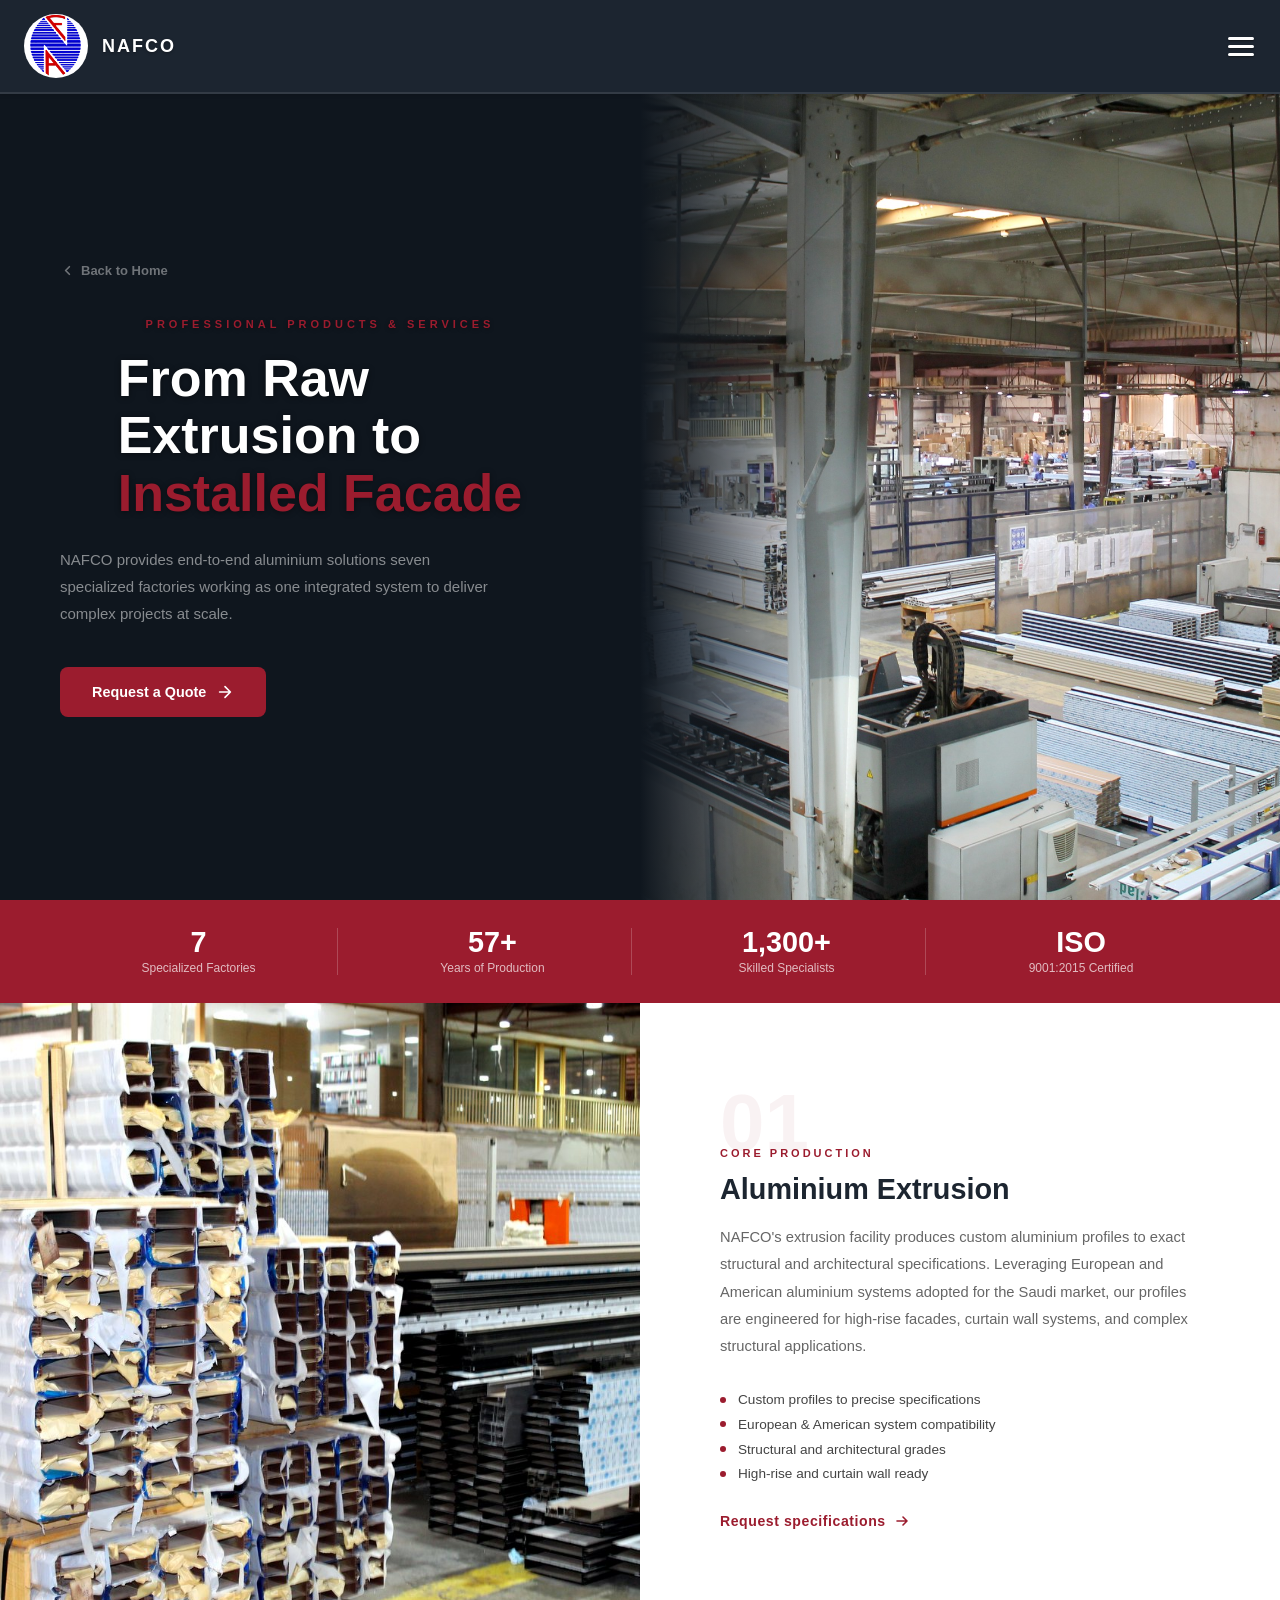
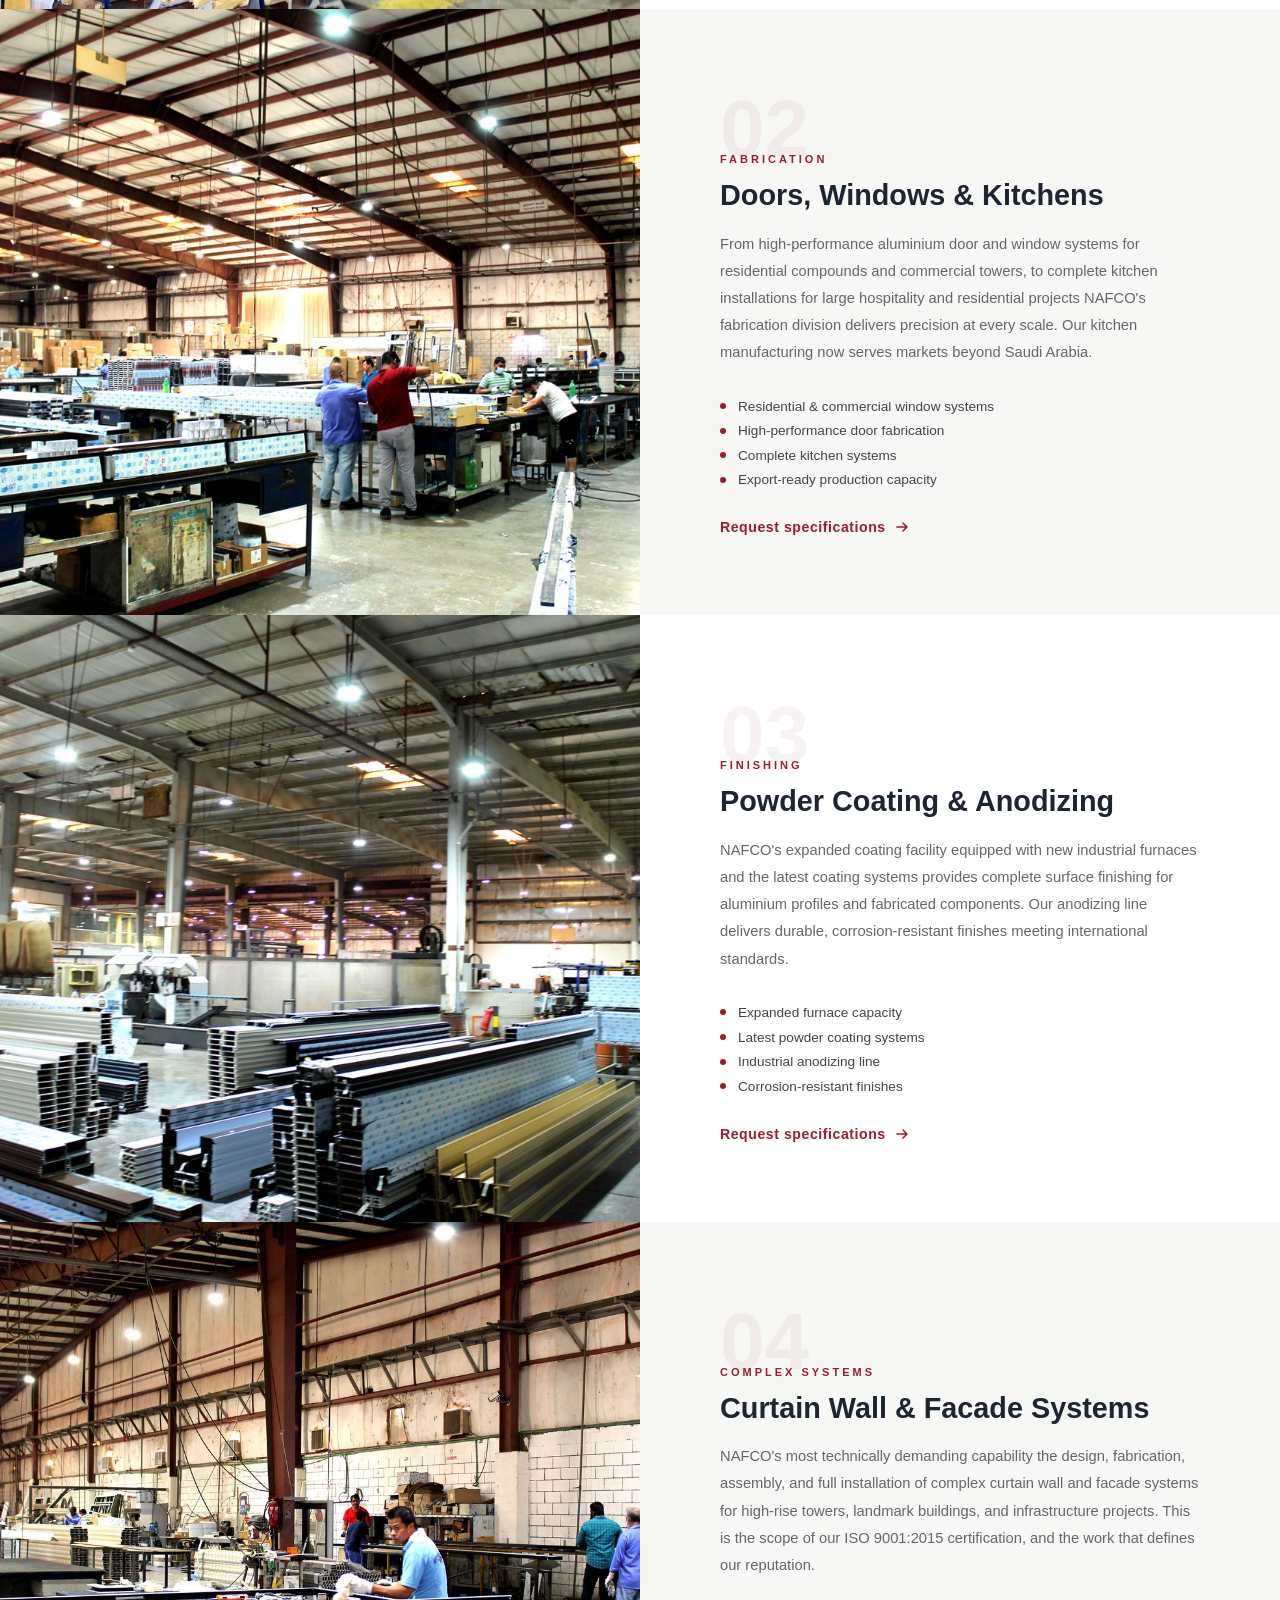
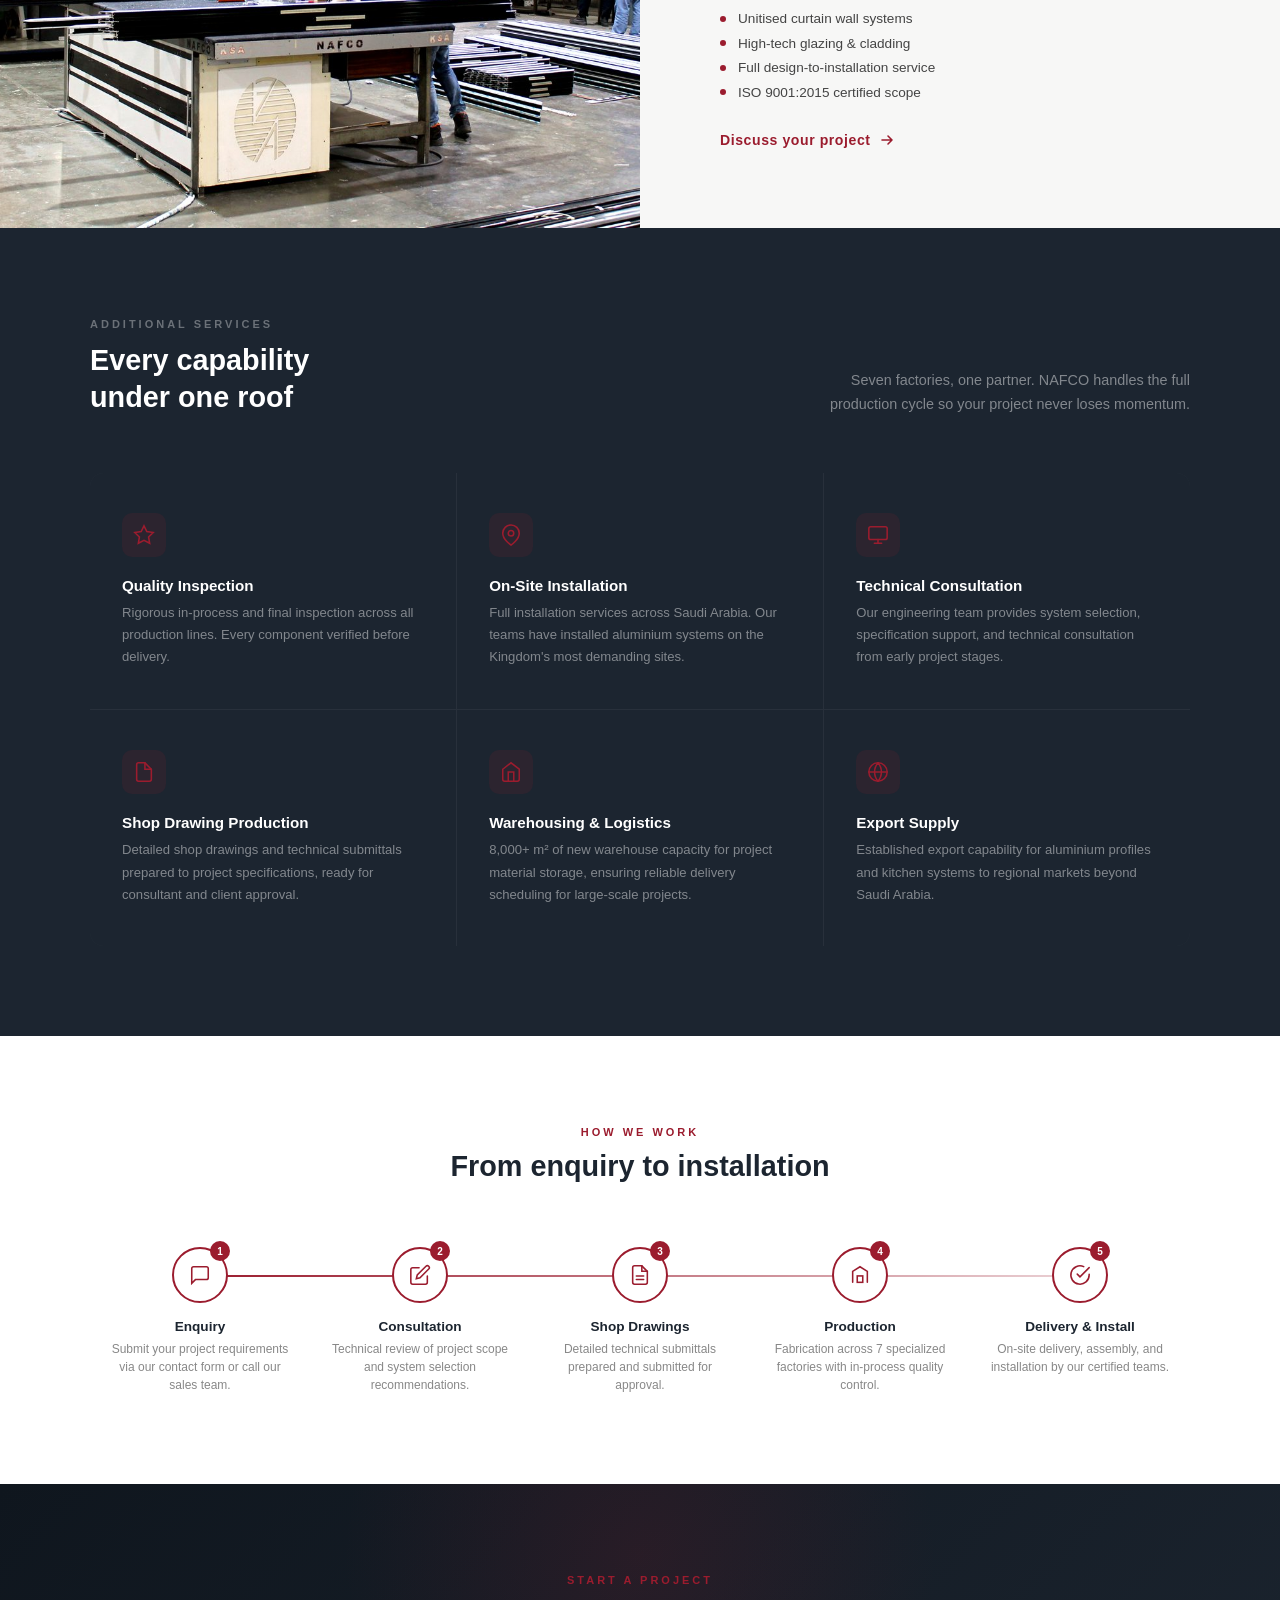
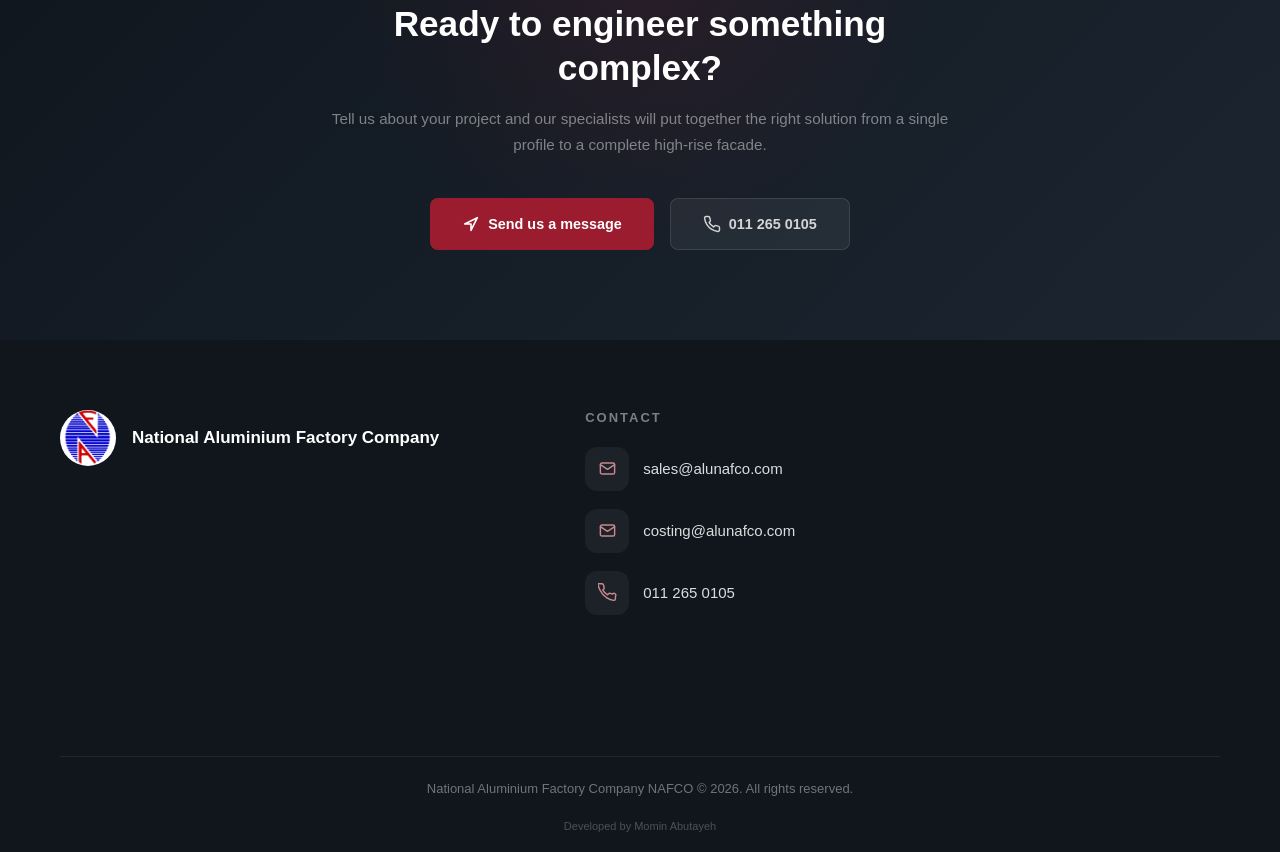
<file: products.html>
<!DOCTYPE html>
<html lang="en" dir="ltr">
<head>
    <meta charset="UTF-8">
    <meta name="viewport" content="width=device-width, initial-scale=1.0">
    <meta http-equiv="Content-Security-Policy" content="default-src 'self'; script-src 'self'; style-src 'self' 'unsafe-inline' https://fonts.googleapis.com; img-src 'self' data:; media-src 'self'; connect-src 'self'; frame-src https://maps.google.com https://www.google.com; font-src 'self' https://fonts.gstatic.com; object-src 'none'; base-uri 'self'; form-action 'self' mailto:; upgrade-insecure-requests">
    <meta name="referrer" content="strict-origin-when-cross-origin">
    <title>Products &amp; Services NAFCO Aluminium</title>
    <link rel="preconnect" href="https://fonts.googleapis.com">
    <link rel="preconnect" href="https://fonts.gstatic.com" crossorigin>
    <link href="https://fonts.googleapis.com/css2?family=Manrope:wght@400;500;600;700;800&display=swap" rel="stylesheet">
    <link rel="stylesheet" href="css/style.css">
    <style>
        .nav { position: fixed; background: #1c2530; border-bottom-color: rgba(255,255,255,0.1); z-index: 100; }
        .prod-hero { min-height: 100vh; background: #0f161e; display: grid; grid-template-columns: 1fr 1fr; position: relative; overflow: hidden; }
        .prod-hero-left { display: flex; flex-direction: column; justify-content: center; padding: 160px 60px 80px; position: relative; z-index: 2; }
        .back-link { display: inline-flex; align-items: center; gap: 6px; color: rgba(255,255,255,0.4); font-size: 13px; font-weight: 600; text-decoration: none; margin-bottom: 40px; transition: color 0.2s; }
        .back-link:hover { color: #fff; }
        .back-link svg { width: 15px; height: 15px; }
        .hero-eyebrow { font-size: 11px; font-weight: 700; letter-spacing: 4px; text-transform: uppercase; color: #9b1c2e; margin-bottom: 20px; }
        .hero-title { font-size: 52px; font-weight: 800; color: #fff; line-height: 1.1; margin-bottom: 24px; }
        .hero-title span { color: #9b1c2e; }
        .hero-sub { font-size: 15px; color: rgba(255,255,255,0.5); line-height: 1.8; max-width: 440px; margin-bottom: 40px; }
        .hero-cta { display: inline-flex; align-items: center; gap: 10px; background: #9b1c2e; color: #fff; padding: 1rem 2rem; border-radius: 8px; font-size: 0.9rem; font-weight: 700; text-decoration: none; transition: background 0.2s, transform 0.2s; width: fit-content; }
        .hero-cta:hover { background: #7e1624; transform: translateX(4px); }
        .hero-cta svg { width: 18px; height: 18px; }
        .prod-hero-right { position: relative; overflow: hidden; }
        .prod-hero-right::before { content: ''; position: absolute; inset: 0; background: linear-gradient(to right, #0f161e 0%, transparent 30%); z-index: 1; }
        .prod-hero-right img { width: 100%; height: 100%; object-fit: cover; object-position: center; }
        .prod-stats { background: #9b1c2e; padding: 28px 60px; display: grid; grid-template-columns: repeat(4, 1fr); gap: 1rem; }
        .prod-stat { text-align: center; color: #fff; padding: 0 1rem; border-right: 1px solid rgba(255,255,255,0.2); }
        .prod-stat:last-child { border-right: none; }
        .prod-stat-num { font-size: 1.8rem; font-weight: 800; line-height: 1; margin-bottom: 4px; }
        .prod-stat-lbl { font-size: 0.75rem; color: rgba(255,255,255,0.7); font-weight: 500; }
        .products-showcase { background: #f7f7f6; }
        .product-feature { display: grid; grid-template-columns: 1fr 1fr; min-height: 560px; }
        .product-feature:nth-child(even) .pf-img { order: -1; }
        .pf-img { position: relative; overflow: hidden; }
        .pf-img img { width: 100%; height: 100%; object-fit: cover; transition: transform 0.6s ease; }
        .product-feature:hover .pf-img img { transform: scale(1.04); }
        .pf-img-overlay { position: absolute; inset: 0; background: linear-gradient(135deg, rgba(155,28,46,0.6) 0%, transparent 60%); opacity: 0; transition: opacity 0.4s ease; }
        .product-feature:hover .pf-img-overlay { opacity: 1; }
        .pf-content { padding: 5rem; display: flex; flex-direction: column; justify-content: center; background: #fff; }
        .product-feature:nth-child(even) .pf-content { background: #f7f7f6; }
        .pf-num { font-size: 5rem; font-weight: 900; color: rgba(155,28,46,0.06); line-height: 1; margin-bottom: -1rem; }
        .pf-label { font-size: 11px; font-weight: 700; letter-spacing: 3px; text-transform: uppercase; color: #9b1c2e; margin-bottom: 12px; }
        .pf-title { font-size: 1.8rem; font-weight: 700; color: #1c2530; line-height: 1.3; margin-bottom: 1rem; }
        .pf-text { font-size: 0.92rem; color: #666; line-height: 1.85; margin-bottom: 2rem; }
        .pf-specs { display: flex; flex-direction: column; gap: 0.6rem; margin-bottom: 2rem; }
        .pf-spec { display: flex; align-items: center; gap: 0.75rem; font-size: 0.85rem; color: #444; }
        .pf-spec::before { content: ''; width: 6px; height: 6px; border-radius: 50%; background: #9b1c2e; flex-shrink: 0; }
        .pf-cta { display: inline-flex; align-items: center; gap: 8px; color: #9b1c2e; font-size: 0.88rem; font-weight: 700; text-decoration: none; letter-spacing: 0.04em; transition: gap 0.2s; }
        .pf-cta:hover { gap: 14px; }
        .pf-cta svg { width: 16px; height: 16px; }
        .services-section { background: #1c2530; padding: 90px 60px; }
        .services-inner { max-width: 1100px; margin: 0 auto; }
        .section-top { display: flex; justify-content: space-between; align-items: flex-end; margin-bottom: 3.5rem; }
        .s-label { font-size: 11px; font-weight: 700; letter-spacing: 3px; text-transform: uppercase; color: rgba(255,255,255,0.35); margin-bottom: 12px; }
        .s-title { font-size: 1.8rem; font-weight: 700; color: #fff; line-height: 1.3; }
        .s-sub { font-size: 0.9rem; color: rgba(255,255,255,0.45); line-height: 1.7; max-width: 360px; text-align: right; }
        .services-grid { display: grid; grid-template-columns: repeat(3, 1fr); gap: 1.5px; background: rgba(255,255,255,0.05); border-radius: 14px; overflow: hidden; }
        .svc-card { background: #1c2530; padding: 2.5rem 2rem; position: relative; transition: background 0.25s; overflow: hidden; }
        .svc-card::before { content: ''; position: absolute; bottom: 0; left: 0; width: 0; height: 3px; background: #9b1c2e; transition: width 0.35s ease; }
        .svc-card:hover { background: #212d3b; }
        .svc-card:hover::before { width: 100%; }
        .svc-icon { width: 44px; height: 44px; background: rgba(155,28,46,0.12); border-radius: 10px; display: flex; align-items: center; justify-content: center; margin-bottom: 1.25rem; }
        .svc-icon svg { width: 22px; height: 22px; color: #9b1c2e; }
        .svc-title { font-size: 0.95rem; font-weight: 700; color: #fff; margin-bottom: 0.5rem; }
        .svc-text { font-size: 0.82rem; color: rgba(255,255,255,0.45); line-height: 1.7; }
        .process-section { background: #fff; padding: 90px 60px; }
        .process-inner { max-width: 1100px; margin: 0 auto; }
        .process-header { text-align: center; margin-bottom: 4rem; }
        .p-label { font-size: 11px; font-weight: 700; letter-spacing: 3px; text-transform: uppercase; color: #9b1c2e; margin-bottom: 12px; }
        .p-title { font-size: 1.8rem; font-weight: 700; color: #1c2530; }
        .process-steps { display: grid; grid-template-columns: repeat(5, 1fr); gap: 0; position: relative; }
        .process-steps::before { content: ''; position: absolute; top: 28px; left: 10%; right: 10%; height: 2px; background: linear-gradient(to right, #9b1c2e, rgba(155,28,46,0.2)); }
        .step { display: flex; flex-direction: column; align-items: center; text-align: center; padding: 0 1rem; position: relative; }
        .step-circle { width: 56px; height: 56px; border-radius: 50%; border: 2px solid #9b1c2e; background: #fff; display: flex; align-items: center; justify-content: center; margin-bottom: 1rem; position: relative; z-index: 1; transition: background 0.2s; }
        .step:hover .step-circle { background: #9b1c2e; }
        .step:hover .step-circle svg { color: #fff; }
        .step-circle svg { width: 22px; height: 22px; color: #9b1c2e; transition: color 0.2s; }
        .step-num { position: absolute; top: -8px; right: -4px; width: 20px; height: 20px; background: #9b1c2e; color: #fff; border-radius: 50%; font-size: 10px; font-weight: 800; display: flex; align-items: center; justify-content: center; }
        .step-title { font-size: 0.85rem; font-weight: 700; color: #1c2530; margin-bottom: 6px; }
        .step-text { font-size: 0.75rem; color: #888; line-height: 1.5; }
        .prod-cta { background: linear-gradient(135deg, #0f161e 0%, #1c2530 100%); padding: 90px 60px; text-align: center; position: relative; overflow: hidden; }
        .prod-cta::before { content: ''; position: absolute; top: -50%; left: 50%; transform: translateX(-50%); width: 600px; height: 600px; background: radial-gradient(circle, rgba(155,28,46,0.15) 0%, transparent 70%); }
        .prod-cta-inner { position: relative; z-index: 1; max-width: 640px; margin: 0 auto; }
        .cta-label { font-size: 11px; font-weight: 700; letter-spacing: 3px; text-transform: uppercase; color: #9b1c2e; margin-bottom: 16px; }
        .cta-title { font-size: 2.2rem; font-weight: 700; color: #fff; line-height: 1.25; margin-bottom: 1rem; }
        .cta-sub { font-size: 0.95rem; color: rgba(255,255,255,0.45); line-height: 1.7; margin-bottom: 2.5rem; }
        .cta-buttons { display: flex; gap: 1rem; justify-content: center; flex-wrap: wrap; }
        .cta-btn-primary { display: inline-flex; align-items: center; gap: 8px; background: #9b1c2e; color: #fff; padding: 1rem 2rem; border-radius: 8px; font-size: 0.9rem; font-weight: 700; text-decoration: none; transition: background 0.2s; }
        .cta-btn-primary:hover { background: #7e1624; }
        .cta-btn-secondary { display: inline-flex; align-items: center; gap: 8px; background: rgba(255,255,255,0.06); color: rgba(255,255,255,0.8); padding: 1rem 2rem; border-radius: 8px; font-size: 0.9rem; font-weight: 700; text-decoration: none; border: 1px solid rgba(255,255,255,0.1); transition: background 0.2s; }
        .cta-btn-secondary:hover { background: rgba(255,255,255,0.1); }
        @media (max-width: 1000px) {
            .prod-hero { grid-template-columns: 1fr; min-height: auto; }
            .prod-hero-right { height: 300px; }
            .prod-hero-right::before { background: linear-gradient(to bottom, #0f161e, transparent); }
            .prod-stats { grid-template-columns: repeat(2, 1fr); }
            .product-feature { grid-template-columns: 1fr; min-height: auto; }
            .product-feature:nth-child(even) .pf-img { order: 0; }
            .pf-img { height: 320px; }
            .pf-content { padding: 3rem 2rem; }
            .services-grid { grid-template-columns: repeat(2, 1fr); }
            .process-steps { grid-template-columns: repeat(3, 1fr); gap: 2rem; }
            .process-steps::before { display: none; }
        }
        @media (max-width: 768px) {
            .prod-hero-left { padding: 120px 30px 60px; }
            .hero-title { font-size: 34px; }
            .prod-stats { padding: 24px 30px; }
            .services-section, .process-section, .prod-cta { padding: 60px 30px; }
            .services-grid { grid-template-columns: 1fr; }
            .process-steps { grid-template-columns: repeat(2, 1fr); }
            .section-top { flex-direction: column; align-items: flex-start; gap: 1rem; }
            .s-sub { text-align: left; }
        }
    </style>
</head>
<body>

<nav class="nav">
    <a href="index.html" class="logo-wrap">
        <span class="logo-circle"><img src="images/logo.jpg" alt="NAFCO logo"></span>
        <span class="logo-name">NAFCO</span>
    </a>
    <button class="nav-toggle" aria-label="Open menu" aria-expanded="false"><span></span><span></span><span></span></button>
        <ul class="navlinks">
        <li><a href="index.html">Home</a></li>
        <li><a href="about.html">About us</a></li>
        <li><a href="projects.html">Our Projects</a></li>
        <li><a href="certificates.html">Certificates &amp; Project Testing</a></li>
        <li><a href="products.html" style="border-bottom:2px solid #9b1c2e;padding-bottom:3px;">Professional Products and Services</a></li>
        <li><a href="contact.html">Contact us</a></li>
        <li><a href="products-ar.html">العربية</a></li>
    </ul>
</nav>

<div class="prod-hero">
    <div class="prod-hero-left">
        <a href="index.html" class="back-link">
            <svg viewBox="0 0 16 16" fill="none"><path d="M10 12L6 8l4-4" stroke="currentColor" stroke-width="1.8" stroke-linecap="round" stroke-linejoin="round"/></svg>
            Back to Home
        </a>
        <p class="hero-eyebrow">Professional Products &amp; Services</p>
        <h1 class="hero-title">From Raw<br>Extrusion to<br><span>Installed Facade</span></h1>
        <p class="hero-sub">NAFCO provides end-to-end aluminium solutions seven specialized factories working as one integrated system to deliver complex projects at scale.</p>
        <a href="contact.html" class="hero-cta">
            Request a Quote
            <svg viewBox="0 0 20 20" fill="none"><path d="M4 10h12M10 4l6 6-6 6" stroke="currentColor" stroke-width="1.8" stroke-linecap="round" stroke-linejoin="round"/></svg>
        </a>
    </div>
    <div class="prod-hero-right">
        <img src="images/hero-1.jpg" alt="NAFCO Factory">
    </div>
</div>

<div class="prod-stats">
    <div class="prod-stat">
        <div class="prod-stat-num">7</div>
        <div class="prod-stat-lbl">Specialized Factories</div>
    </div>
    <div class="prod-stat">
        <div class="prod-stat-num">57+</div>
        <div class="prod-stat-lbl">Years of Production</div>
    </div>
    <div class="prod-stat">
        <div class="prod-stat-num">1,300+</div>
        <div class="prod-stat-lbl">Skilled Specialists</div>
    </div>
    <div class="prod-stat">
        <div class="prod-stat-num">ISO</div>
        <div class="prod-stat-lbl">9001:2015 Certified</div>
    </div>
</div>

<div class="products-showcase">

    <div class="product-feature">
        <div class="pf-img">
            <img src="images/product-extrusion.jpg" alt="Aluminium Extrusion">
            <div class="pf-img-overlay"></div>
        </div>
        <div class="pf-content">
            <div class="pf-num">01</div>
            <div class="pf-label">Core Production</div>
            <h2 class="pf-title">Aluminium Extrusion</h2>
            <p class="pf-text">
                NAFCO's extrusion facility produces custom aluminium profiles to exact structural
                and architectural specifications. Leveraging European and American aluminium systems
                adopted for the Saudi market, our profiles are engineered for high-rise facades,
                curtain wall systems, and complex structural applications.
            </p>
            <div class="pf-specs">
                <div class="pf-spec">Custom profiles to precise specifications</div>
                <div class="pf-spec">European &amp; American system compatibility</div>
                <div class="pf-spec">Structural and architectural grades</div>
                <div class="pf-spec">High-rise and curtain wall ready</div>
            </div>
            <a href="contact.html" class="pf-cta">
                Request specifications
                <svg viewBox="0 0 16 16" fill="none"><path d="M3 8h10M9 4l4 4-4 4" stroke="currentColor" stroke-width="1.6" stroke-linecap="round" stroke-linejoin="round"/></svg>
            </a>
        </div>
    </div>

    <div class="product-feature">
        <div class="pf-img">
            <img src="images/product-kitchens.jpg" alt="Doors & Windows">
            <div class="pf-img-overlay"></div>
        </div>
        <div class="pf-content">
            <div class="pf-num">02</div>
            <div class="pf-label">Fabrication</div>
            <h2 class="pf-title">Doors, Windows &amp; Kitchens</h2>
            <p class="pf-text">
                From high-performance aluminium door and window systems for residential compounds
                and commercial towers, to complete kitchen installations for large hospitality and
                residential projects NAFCO's fabrication division delivers precision at every scale.
                Our kitchen manufacturing now serves markets beyond Saudi Arabia.
            </p>
            <div class="pf-specs">
                <div class="pf-spec">Residential &amp; commercial window systems</div>
                <div class="pf-spec">High-performance door fabrication</div>
                <div class="pf-spec">Complete kitchen systems</div>
                <div class="pf-spec">Export-ready production capacity</div>
            </div>
            <a href="contact.html" class="pf-cta">
                Request specifications
                <svg viewBox="0 0 16 16" fill="none"><path d="M3 8h10M9 4l4 4-4 4" stroke="currentColor" stroke-width="1.6" stroke-linecap="round" stroke-linejoin="round"/></svg>
            </a>
        </div>
    </div>

    <div class="product-feature">
        <div class="pf-img">
            <img src="images/product-coating.jpg" alt="Powder Coating">
            <div class="pf-img-overlay"></div>
        </div>
        <div class="pf-content">
            <div class="pf-num">03</div>
            <div class="pf-label">Finishing</div>
            <h2 class="pf-title">Powder Coating &amp; Anodizing</h2>
            <p class="pf-text">
                NAFCO's expanded coating facility equipped with new industrial furnaces and
                the latest coating systems provides complete surface finishing for aluminium
                profiles and fabricated components. Our anodizing line delivers durable,
                corrosion-resistant finishes meeting international standards.
            </p>
            <div class="pf-specs">
                <div class="pf-spec">Expanded furnace capacity</div>
                <div class="pf-spec">Latest powder coating systems</div>
                <div class="pf-spec">Industrial anodizing line</div>
                <div class="pf-spec">Corrosion-resistant finishes</div>
            </div>
            <a href="contact.html" class="pf-cta">
                Request specifications
                <svg viewBox="0 0 16 16" fill="none"><path d="M3 8h10M9 4l4 4-4 4" stroke="currentColor" stroke-width="1.6" stroke-linecap="round" stroke-linejoin="round"/></svg>
            </a>
        </div>
    </div>

    <div class="product-feature">
        <div class="pf-img">
            <img src="images/quality-control.jpg" alt="Curtain Wall">
            <div class="pf-img-overlay"></div>
        </div>
        <div class="pf-content">
            <div class="pf-num">04</div>
            <div class="pf-label">Complex Systems</div>
            <h2 class="pf-title">Curtain Wall &amp; Facade Systems</h2>
            <p class="pf-text">
                NAFCO's most technically demanding capability the design, fabrication, assembly,
                and full installation of complex curtain wall and facade systems for high-rise towers,
                landmark buildings, and infrastructure projects. This is the scope of our ISO 9001:2015
                certification, and the work that defines our reputation.
            </p>
            <div class="pf-specs">
                <div class="pf-spec">Unitised curtain wall systems</div>
                <div class="pf-spec">High-tech glazing &amp; cladding</div>
                <div class="pf-spec">Full design-to-installation service</div>
                <div class="pf-spec">ISO 9001:2015 certified scope</div>
            </div>
            <a href="contact.html" class="pf-cta">
                Discuss your project
                <svg viewBox="0 0 16 16" fill="none"><path d="M3 8h10M9 4l4 4-4 4" stroke="currentColor" stroke-width="1.6" stroke-linecap="round" stroke-linejoin="round"/></svg>
            </a>
        </div>
    </div>

</div>

<section class="services-section">
    <div class="services-inner">
        <div class="section-top">
            <div>
                <p class="s-label">Additional Services</p>
                <h2 class="s-title">Every capability<br>under one roof</h2>
            </div>
            <p class="s-sub">Seven factories, one partner. NAFCO handles the full production cycle so your project never loses momentum.</p>
        </div>
        <div class="services-grid">

            <div class="svc-card">
                <div class="svc-icon">
                    <svg viewBox="0 0 24 24" fill="none" stroke="currentColor" stroke-width="1.7" stroke-linecap="round"><path d="M12 2l3.09 6.26L22 9.27l-5 4.87 1.18 6.88L12 17.77l-6.18 3.25L7 14.14 2 9.27l6.91-1.01L12 2z"/></svg>
                </div>
                <div class="svc-title">Quality Inspection</div>
                <div class="svc-text">Rigorous in-process and final inspection across all production lines. Every component verified before delivery.</div>
            </div>

            <div class="svc-card">
                <div class="svc-icon">
                    <svg viewBox="0 0 24 24" fill="none" stroke="currentColor" stroke-width="1.7" stroke-linecap="round"><path d="M21 10c0 7-9 13-9 13s-9-6-9-13a9 9 0 0118 0z"/><circle cx="12" cy="10" r="3"/></svg>
                </div>
                <div class="svc-title">On-Site Installation</div>
                <div class="svc-text">Full installation services across Saudi Arabia. Our teams have installed aluminium systems on the Kingdom's most demanding sites.</div>
            </div>

            <div class="svc-card">
                <div class="svc-icon">
                    <svg viewBox="0 0 24 24" fill="none" stroke="currentColor" stroke-width="1.7" stroke-linecap="round"><rect x="2" y="3" width="20" height="14" rx="2"/><path d="M8 21h8M12 17v4"/></svg>
                </div>
                <div class="svc-title">Technical Consultation</div>
                <div class="svc-text">Our engineering team provides system selection, specification support, and technical consultation from early project stages.</div>
            </div>

            <div class="svc-card">
                <div class="svc-icon">
                    <svg viewBox="0 0 24 24" fill="none" stroke="currentColor" stroke-width="1.7" stroke-linecap="round"><path d="M13 2H6a2 2 0 00-2 2v16a2 2 0 002 2h12a2 2 0 002-2V9z"/><polyline points="13 2 13 9 20 9"/></svg>
                </div>
                <div class="svc-title">Shop Drawing Production</div>
                <div class="svc-text">Detailed shop drawings and technical submittals prepared to project specifications, ready for consultant and client approval.</div>
            </div>

            <div class="svc-card">
                <div class="svc-icon">
                    <svg viewBox="0 0 24 24" fill="none" stroke="currentColor" stroke-width="1.7" stroke-linecap="round"><path d="M3 9l9-7 9 7v11a2 2 0 01-2 2H5a2 2 0 01-2-2z"/><polyline points="9 22 9 12 15 12 15 22"/></svg>
                </div>
                <div class="svc-title">Warehousing &amp; Logistics</div>
                <div class="svc-text">8,000+ m&sup2; of new warehouse capacity for project material storage, ensuring reliable delivery scheduling for large-scale projects.</div>
            </div>

            <div class="svc-card">
                <div class="svc-icon">
                    <svg viewBox="0 0 24 24" fill="none" stroke="currentColor" stroke-width="1.7" stroke-linecap="round"><circle cx="12" cy="12" r="10"/><path d="M2 12h20M12 2a15.3 15.3 0 010 20M12 2a15.3 15.3 0 000 20"/></svg>
                </div>
                <div class="svc-title">Export Supply</div>
                <div class="svc-text">Established export capability for aluminium profiles and kitchen systems to regional markets beyond Saudi Arabia.</div>
            </div>

        </div>
    </div>
</section>

<section class="process-section">
    <div class="process-inner">
        <div class="process-header">
            <p class="p-label">How We Work</p>
            <h2 class="p-title">From enquiry to installation</h2>
        </div>
        <div class="process-steps">

            <div class="step">
                <div class="step-circle">
                    <div class="step-num">1</div>
                    <svg viewBox="0 0 24 24" fill="none" stroke="currentColor" stroke-width="1.7" stroke-linecap="round"><path d="M21 15a2 2 0 01-2 2H7l-4 4V5a2 2 0 012-2h14a2 2 0 012 2z"/></svg>
                </div>
                <div class="step-title">Enquiry</div>
                <div class="step-text">Submit your project requirements via our contact form or call our sales team.</div>
            </div>

            <div class="step">
                <div class="step-circle">
                    <div class="step-num">2</div>
                    <svg viewBox="0 0 24 24" fill="none" stroke="currentColor" stroke-width="1.7" stroke-linecap="round"><path d="M11 4H4a2 2 0 00-2 2v14a2 2 0 002 2h14a2 2 0 002-2v-7"/><path d="M18.5 2.5a2.121 2.121 0 013 3L12 15l-4 1 1-4 9.5-9.5z"/></svg>
                </div>
                <div class="step-title">Consultation</div>
                <div class="step-text">Technical review of project scope and system selection recommendations.</div>
            </div>

            <div class="step">
                <div class="step-circle">
                    <div class="step-num">3</div>
                    <svg viewBox="0 0 24 24" fill="none" stroke="currentColor" stroke-width="1.7" stroke-linecap="round"><path d="M14 2H6a2 2 0 00-2 2v16a2 2 0 002 2h12a2 2 0 002-2V8z"/><polyline points="14 2 14 8 20 8"/><line x1="16" y1="13" x2="8" y2="13"/><line x1="16" y1="17" x2="8" y2="17"/></svg>
                </div>
                <div class="step-title">Shop Drawings</div>
                <div class="step-text">Detailed technical submittals prepared and submitted for approval.</div>
            </div>

            <div class="step">
                <div class="step-circle">
                    <div class="step-num">4</div>
                    <svg viewBox="0 0 24 24" fill="none" stroke="currentColor" stroke-width="1.7" stroke-linecap="round"><path d="M4 20V8l8-5 8 5v12"/><rect x="9" y="13" width="6" height="7"/></svg>
                </div>
                <div class="step-title">Production</div>
                <div class="step-text">Fabrication across 7 specialized factories with in-process quality control.</div>
            </div>

            <div class="step">
                <div class="step-circle">
                    <div class="step-num">5</div>
                    <svg viewBox="0 0 24 24" fill="none" stroke="currentColor" stroke-width="1.7" stroke-linecap="round"><path d="M22 11.08V12a10 10 0 11-5.93-9.14"/><polyline points="22 4 12 14.01 9 11.01"/></svg>
                </div>
                <div class="step-title">Delivery &amp; Install</div>
                <div class="step-text">On-site delivery, assembly, and installation by our certified teams.</div>
            </div>

        </div>
    </div>
</section>

<section class="prod-cta">
    <div class="prod-cta-inner">
        <p class="cta-label">Start a Project</p>
        <h2 class="cta-title">Ready to engineer something complex?</h2>
        <p class="cta-sub">Tell us about your project and our specialists will put together the right solution from a single profile to a complete high-rise facade.</p>
        <div class="cta-buttons">
            <a href="contact.html" class="cta-btn-primary">
                <svg viewBox="0 0 20 20" fill="none" width="18" height="18"><path d="M3 10l14-7-7 14V10H3z" stroke="currentColor" stroke-width="1.8" stroke-linecap="round" stroke-linejoin="round"/></svg>
                Send us a message
            </a>
            <a href="tel:+9660112650105" class="cta-btn-secondary">
                <svg viewBox="0 0 20 20" fill="none" width="18" height="18"><path d="M18.33 14.09v2.5a1.67 1.67 0 01-1.82 1.67 16.49 16.49 0 01-7.19-2.56 16.25 16.25 0 01-5-5 16.49 16.49 0 01-2.56-7.22A1.67 1.67 0 013.43 1.67h2.5a1.67 1.67 0 011.67 1.43 10.72 10.72 0 00.58 2.34 1.67 1.67 0 01-.38 1.76L6.7 8.27a13.32 13.32 0 005 5l1.08-1.08a1.67 1.67 0 011.76-.38 10.72 10.72 0 002.34.58 1.67 1.67 0 011.43 1.7z" stroke="currentColor" stroke-width="1.6" stroke-linecap="round" stroke-linejoin="round"/></svg>
                011 265 0105
            </a>
        </div>
    </div>
</section>

<footer class="site-footer">
    <div class="footer-top">
        <div class="footer-map-col">
            <div class="footer-brand">
                <a href="index.html" class="logo-circle"><img src="images/logo.jpg" alt="NAFCO logo"></a>
                <p class="footer-brand-name">National Aluminium Factory Company</p>
            </div>
            <div class="footer-map-frame">
                <iframe src="https://maps.google.com/maps?q=National%20Aluminium%20Factory%20Co.%20Street%203228%20Riyadh%2014335&t=m&z=14&output=embed&iwloc=near" width="100%" height="220" style="border:0;" allowfullscreen="" loading="lazy" referrerpolicy="no-referrer" sandbox="allow-scripts allow-same-origin allow-popups allow-popups-to-escape-sandbox" title="NAFCO location"></iframe>
            </div>
        </div>
        <div class="footer-info-col">
            <p class="footer-col-title">Contact</p>
            <div class="footer-info-block"><span class="footer-info-icon"><svg viewBox="0 0 24 24" fill="none" stroke="currentColor" stroke-width="1.8" stroke-linecap="round" stroke-linejoin="round"><rect x="3" y="5" width="18" height="14" rx="2"/><path d="M3 7l9 6 9-6"/></svg></span><a href="mailto:sales@alunafco.com">sales@alunafco.com</a></div>
            <div class="footer-info-block"><span class="footer-info-icon"><svg viewBox="0 0 24 24" fill="none" stroke="currentColor" stroke-width="1.8" stroke-linecap="round" stroke-linejoin="round"><rect x="3" y="5" width="18" height="14" rx="2"/><path d="M3 7l9 6 9-6"/></svg></span><a href="mailto:costing@alunafco.com">costing@alunafco.com</a></div>
            <div class="footer-info-block footer-info-block--last"><span class="footer-info-icon"><svg viewBox="0 0 24 24" fill="none" stroke="currentColor" stroke-width="1.8" stroke-linecap="round" stroke-linejoin="round"><path d="M22 16.92v3a2 2 0 01-2.18 2 19.79 19.79 0 01-8.63-3.07A19.5 19.5 0 013.07 9.81a19.79 19.79 0 01-3.07-8.67A2 2 0 012 .92h3a2 2 0 012 1.72c.13 1 .37 1.97.72 2.9a2 2 0 01-.45 2.11L6.09 8.91a16 16 0 006 6l1.27-1.27a2 2 0 012.11-.45c.93.35 1.9.59 2.9.72A2 2 0 0122 16.92z"/></svg></span><a href="tel:+9660112650105" dir="ltr">011 265 0105</a></div>
        </div>
    </div>
    <div class="footer-bottom">National Aluminium Factory Company NAFCO &copy; 2026. All rights reserved.</div>
    <div class="footer-credit">Developed by Momin Abutayeh</div>
</footer>

<script src="js/animations.js"></script>
</body>
</html>
</file>
<file: css/style.css>
/* ========================================
   NAFCO Aluminium — main stylesheet
   ======================================== */

* { margin: 0; padding: 0; box-sizing: border-box; }

html {
  scroll-behavior: smooth;
}

html, body {
  height: 100%;
  margin: 0;
  padding: 0;
}

body {
  font-family: 'Manrope', 'Cairo', 'Segoe UI', Tahoma, Arial, sans-serif;
  background: #f7f7f6;
  color: #2c2c2a;
  -webkit-font-smoothing: antialiased;
}

a { text-decoration: none; color: inherit; }
a:hover { color: inherit; }
ul { list-style: none; }

/* ============ SHARED ACCENT DIVIDER ============
   A thin gold hairline appears automatically under
   section eyebrow labels sitewide — no markup edits
   needed on individual pages. */
.vision-label, .products-label, .projects-label, .certificates-label,
.partners-label, .goals-label, .advantages-label, .qc-label, .dev-label,
.pw-label, .about-label, .page-hero-label, .hero-label {
  position: relative;
  padding-bottom: 14px;
}

.vision-label::after, .products-label::after, .projects-label::after,
.certificates-label::after, .partners-label::after, .goals-label::after,
.advantages-label::after, .qc-label::after, .dev-label::after,
.pw-label::after, .about-label::after, .page-hero-label::after, .hero-label::after {
  content: '';
  position: absolute;
  left: 0; bottom: 0;
  width: 32px;
  height: 2px;
  background: linear-gradient(90deg, #c9a24b, rgba(201,162,75,0.15));
}

[dir="rtl"] .vision-label::after, [dir="rtl"] .products-label::after,
[dir="rtl"] .projects-label::after, [dir="rtl"] .certificates-label::after,
[dir="rtl"] .partners-label::after, [dir="rtl"] .goals-label::after,
[dir="rtl"] .advantages-label::after, [dir="rtl"] .qc-label::after,
[dir="rtl"] .dev-label::after, [dir="rtl"] .pw-label::after,
[dir="rtl"] .about-label::after, [dir="rtl"] .page-hero-label::after,
[dir="rtl"] .hero-label::after {
  left: auto; right: 0;
  background: linear-gradient(270deg, #c9a24b, rgba(201,162,75,0.15));
}

.section-header .about-label::after { left: 50%; transform: translateX(-50%); }
[dir="rtl"] .section-header .about-label::after { right: 50%; left: auto; transform: translateX(50%); }

/* ============ HERO / HEADER ============ */
.hero {
  position: relative;
  width: 100%;
  overflow: hidden;
  display: block;
  height: 100vh;
  height: 100dvh;
  min-height: 100vh;
  min-height: 100dvh;
  background-size: cover;
  background-position: center bottom;
  background-color: #0f161e;
}

.hero-img {
  display: block;
  width: 100%;
  height: auto;
}

.hero-overlay {
  position: absolute;
  inset: 0;
  z-index: 0;
  background:
    radial-gradient(ellipse at center, rgba(15,22,30,0.35) 0%, rgba(15,22,30,0.62) 68%, rgba(15,22,30,0.8) 100%),
    linear-gradient(180deg, rgba(15,22,30,0.55) 0%, rgba(15,22,30,0.28) 42%, rgba(15,22,30,0.8) 100%);
}

.hero-text { display: none; }

.hero-text.active { display: block; }

.hero-text.active .hero-eyebrow { animation: heroFadeUp 0.7s ease both; }
.hero-text.active .hero-title { animation: heroFadeUp 0.9s ease 0.12s both; }

@keyframes heroFadeUp {
  from { opacity: 0; transform: translateY(18px); }
  to { opacity: 1; transform: none; }
}

.hero-progress {
  position: absolute;
  bottom: 34px;
  left: 0; right: 0;
  z-index: 2;
  display: flex;
  justify-content: center;
  gap: 10px;
  padding: 0 24px;
}

.hero-progress-bar {
  position: relative;
  width: 46px;
  height: 4px;
  border-radius: 2px;
  background: rgba(255,255,255,0.3);
  border: none;
  cursor: pointer;
  padding: 0;
  overflow: hidden;
  flex-shrink: 0;
}

.hero-progress-fill {
  position: absolute;
  inset: 0;
  width: 0%;
  background: #ffffff;
  border-radius: 2px;
}

.hero-progress-bar.passed .hero-progress-fill { width: 100%; }

.hero-progress-bar.active .hero-progress-fill {
  animation: heroProgressFill 5s linear forwards;
}

@keyframes heroProgressFill { from { width: 0%; } to { width: 100%; } }

.hero-progress:hover .hero-progress-bar.active .hero-progress-fill { animation-play-state: paused; }

.hero-scroll-cue {
  position: absolute;
  inset-inline-end: 40px;
  bottom: 40px;
  z-index: 2;
  display: flex;
  flex-direction: column;
  align-items: center;
  gap: 8px;
  color: rgba(255,255,255,0.85);
  animation: heroScrollBounce 2.4s ease-in-out infinite;
}

.hero-scroll-cue-line { width: 1px; height: 34px; background: rgba(255,255,255,0.5); }
.hero-scroll-cue-arrow { width: 18px; height: 18px; }

@keyframes heroScrollBounce {
  0%, 100% { transform: translateY(0); }
  50% { transform: translateY(8px); }
}

@media (max-width: 768px) {
  .hero { height: 100vh; height: 100dvh; }
  .hero-scroll-cue { display: none; }
}

@media (prefers-reduced-motion: reduce) {
  .hero-bg-layer { transition: none; }
  .hero-scroll-cue { animation: none; }
}

.nav {
  position: absolute;
  top: 0; right: 0; left: 0;
  z-index: 3;
  display: flex;
  align-items: center;
  padding: 14px 0 14px 24px;
  border-bottom: 2px solid rgba(255,255,255,0.7);
  box-shadow: 0 1px 4px rgba(0,0,0,0.15);
}

.logo-wrap {
  display: flex;
  align-items: center;
  gap: 14px;
  flex-shrink: 0;
}

.logo-name {
  color: #ffffff;
  font-size: 21px;
  font-weight: 700;
  letter-spacing: 2px;
  text-shadow: 0 1px 3px rgba(0,0,0,0.35);
  white-space: nowrap;
}

.logo-text {
  display: flex;
  flex-direction: column;
  line-height: 1;
}

.logo-sub {
  font-size: 10px;
  font-weight: 600;
  letter-spacing: 1.5px;
  text-transform: uppercase;
  color: rgba(255,255,255,0.6);
  text-shadow: 0 1px 3px rgba(0,0,0,0.35);
  margin-top: 5px;
  white-space: nowrap;
}

[dir="rtl"] .logo-sub {
  letter-spacing: 0;
  text-transform: none;
  font-size: 12px;
}

@media (max-width: 600px) {
  .logo-sub {
    font-size: 8.5px;
    letter-spacing: 0.5px;
    white-space: normal;
    max-width: 150px;
    line-height: 1.35;
    margin-top: 3px;
  }
  [dir="rtl"] .logo-sub { font-size: 10px; max-width: 160px; }
}

.logo-circle {
  width: 60px;
  height: 60px;
  border-radius: 50%;
  overflow: hidden;
  flex-shrink: 0;
  background: #ffffff;
  display: block;
}

.logo-circle img {
  width: 100%;
  height: 100%;
  object-fit: cover;
}

.navlinks {
  display: flex;
  align-items: center;
  justify-content: center;
  flex: 1;
  gap: 2rem;
  font-size: 13px;
  font-weight: 600;
  color: #ffffff;
  margin-left: 24px;
  margin-right: 24px;
  text-shadow: 0 1px 3px rgba(0,0,0,0.35);
}

.navlinks li { white-space: nowrap; }
.navlinks a:hover { opacity: 0.8; }

.nav-spacer { flex: 1; }

.kebab {
  background: none;
  border: none;
  cursor: pointer;
  padding: 0 26px;
  align-self: stretch;
  display: flex;
  flex-direction: column;
  align-items: center;
  justify-content: center;
  gap: 4px;
  flex-shrink: 0;
}

.kebab span {
  width: 6px;
  height: 6px;
  border-radius: 50%;
  background: #ffffff;
  box-shadow: 0 1px 2px rgba(0,0,0,0.5);
}

.hero-content {
  position: absolute;
  top: 50%;
  left: 0; right: 0;
  transform: translateY(-50%);
  z-index: 2;
  text-align: center;
  padding: 0 60px;
}

.hero-eyebrow {
  display: flex;
  align-items: center;
  justify-content: center;
  gap: 12px;
  font-size: 14px;
  font-weight: 700;
  letter-spacing: 2px;
  text-transform: uppercase;
  color: #ffffff;
  text-shadow: 0 1px 4px rgba(0,0,0,0.45);
  margin-bottom: 18px;
}

.hero-eyebrow-line {
  width: 28px;
  height: 2px;
  background: #9b1c2e;
  display: inline-block;
  flex-shrink: 0;
}

.hero-title {
  font-size: 38px;
  font-weight: 700;
  color: #ffffff;
  line-height: 1.5;
  text-shadow: 0 1px 6px rgba(0,0,0,0.45);
  max-width: 820px;
  margin: 0 auto;
}

@media (max-width: 768px) { .hero-title { font-size: 24px; } }

/* ============ MOBILE NAV ============ */
.nav-toggle { display: none; }

@media (max-width: 1300px) {
  .nav { flex-wrap: wrap; }

  .nav-toggle {
    display: flex;
    flex-direction: column;
    justify-content: center;
    gap: 5px;
    background: none;
    border: none;
    cursor: pointer;
    padding: 12px;
    margin-inline-start: auto;
    margin-inline-end: 14px;
  }

  .nav-toggle span {
    display: block;
    width: 26px;
    height: 3px;
    border-radius: 2px;
    background: #ffffff;
    box-shadow: 0 1px 2px rgba(0,0,0,0.4);
    transition: transform 0.3s ease, opacity 0.3s ease;
  }

  .nav.nav-open .nav-toggle span:nth-child(1) { transform: translateY(8px) rotate(45deg); }
  .nav.nav-open .nav-toggle span:nth-child(2) { opacity: 0; }
  .nav.nav-open .nav-toggle span:nth-child(3) { transform: translateY(-8px) rotate(-45deg); }

  .navlinks {
    display: none;
    position: absolute;
    top: 100%;
    left: 0;
    right: 0;
    flex-direction: column;
    align-items: stretch;
    gap: 0;
    margin: 0;
    padding: 6px 0 10px;
    background: rgba(15,22,30,0.97);
    border-bottom: 2px solid rgba(255,255,255,0.7);
    box-shadow: 0 14px 28px rgba(0,0,0,0.4);
  }

  .nav.nav-open .navlinks { display: flex; }

  .navlinks li { white-space: normal; }

  .navlinks a {
    display: block;
    padding: 14px 26px;
    font-size: 14px;
  }

  .navlinks a:hover { opacity: 1; background: rgba(255,255,255,0.08); }

  .logo-circle { width: 64px; height: 64px; }
  .logo-name { font-size: 18px; }
}

/* ============ VISION ============ */
.vision {
  display: grid;
  grid-template-columns: 0.85fr 1.15fr;
  align-items: center;
  gap: 20px;
  padding: 70px 60px;
  background: #f7f7f6;
}

.vision-text-col { max-width: 540px; }

.vision-label {
  font-size: 13px;
  font-weight: 700;
  letter-spacing: 3px;
  text-transform: uppercase;
  color: #555;
  margin-bottom: 22px;
}

.vision-text {
  font-size: 26px;
  line-height: 1.5;
  color: #1c2530;
  margin-bottom: 32px;
  font-weight: 400;
}

.vision-btn {
  display: inline-block;
  background: #9b1c2e;
  color: #ffffff;
  font-size: 15px;
  font-weight: 600;
  padding: 16px 38px;
  border-radius: 30px;
  box-shadow: 0 8px 20px rgba(155,28,46,0.35);
}

.vision-btn:hover { background: #7e1624; }
.vision-map-col { display: flex; justify-content: center; }
.world-dots { width: 100%; max-width: 720px; height: auto; }

@media (max-width: 900px) {
  .vision { grid-template-columns: 1fr; padding: 50px 30px; gap: 36px; }
  .vision-text { font-size: 20px; }
  .vision-text-col { max-width: none; }
}

/* ============ 3 FEATURE CARDS ============ */
.cards3 {
  display: grid;
  grid-template-columns: repeat(3, 1fr);
  gap: 50px;
  padding: 60px 60px 70px;
}

.card { display: flex; align-items: flex-start; gap: 18px; }

.card-icon {
  width: 60px; height: 60px;
  flex-shrink: 0;
  color: #0c2f5a;
  margin-top: 4px;
}

.card-icon svg { width: 100%; height: 100%; }

.card-title {
  font-size: 21px;
  font-weight: 600;
  color: #1c2530;
  margin-bottom: 10px;
}

.card-sub {
  font-size: 14px;
  line-height: 1.65;
  color: #888;
  margin-bottom: 18px;
}

.card-more {
  display: inline-flex;
  align-items: center;
  gap: 8px;
  font-size: 14px;
  font-weight: 600;
  color: #1c2530;
}

.card-more .arrow { display: inline-block; transition: transform 0.2s ease; }
.card-more:hover .arrow { transform: translateX(5px); }

@media (max-width: 900px) {
  .cards3 { grid-template-columns: 1fr; gap: 36px; padding: 40px 30px; }
}

/* ============ PRODUCTS ============ */
.products-band { background: #8b1a26; padding: 70px 60px 0; }

.products-intro {
  max-width: 900px;
  margin: 0 auto;
  text-align: center;
  padding-bottom: 60px;
}

.products-label {
  font-size: 13px;
  font-weight: 700;
  letter-spacing: 3px;
  text-transform: uppercase;
  color: rgba(255,255,255,0.6);
  margin-bottom: 24px;
}

.products-heading {
  font-size: 34px;
  font-weight: 400;
  color: #ffffff;
  line-height: 1.4;
  margin-bottom: 32px;
}

.products-text {
  font-size: 16px;
  line-height: 1.9;
  color: rgba(255,255,255,0.85);
}

.products-grid {
  display: grid;
  grid-template-columns: repeat(3, 1fr);
  gap: 24px;
  padding: 0 60px 60px;
}

.product-tile {
  position: relative;
  display: block;
  height: 230px;
  background-size: cover;
  background-position: center;
  overflow: hidden;
  border-radius: 10px;
}

.product-tile::before {
  content: '';
  position: absolute;
  inset: 0;
  background: linear-gradient(180deg, rgba(0,0,0,0.05) 0%, rgba(0,0,0,0.55) 100%);
  transition: background 0.25s ease;
}

.product-tile:hover::before {
  background: linear-gradient(180deg, rgba(0,0,0,0.15) 0%, rgba(0,0,0,0.7) 100%);
}

.product-tile-label {
  position: absolute;
  left: 0; right: 0;
  bottom: 28px;
  z-index: 1;
  text-align: center;
  color: #ffffff;
  font-size: 22px;
  font-weight: 600;
}

@media (max-width: 900px) {
  .products-band { padding: 50px 30px 0; }
  .products-heading { font-size: 24px; }
  .products-grid { grid-template-columns: 1fr; }
  .product-tile { height: 220px; }
}

/* ============ QUALITY CONTROL DETAIL ============ */
.qc-section {
  display: grid;
  grid-template-columns: 1.3fr 0.7fr;
  align-items: center;
  background: #f7f7f6;
  padding: 80px 60px;
  gap: 60px;
}

.qc-text-col {
  display: flex;
  flex-direction: column;
  justify-content: center;
}

.qc-label {
  font-size: 13px;
  font-weight: 700;
  letter-spacing: 3px;
  text-transform: uppercase;
  color: #888;
  margin-bottom: 24px;
}

.qc-heading {
  font-size: 32px;
  font-weight: 400;
  color: #1c2530;
  line-height: 1.4;
  margin-bottom: 28px;
}

.qc-body {
  font-size: 15px;
  line-height: 1.85;
  color: #555;
  margin-bottom: 32px;
}

.qc-list {
  display: grid;
  grid-template-columns: 1fr 1fr;
  gap: 14px 30px;
}

.qc-list li {
  position: relative;
  padding-left: 20px;
  font-size: 15px;
  color: #555;
}

.qc-list li::before {
  content: '';
  position: absolute;
  left: 0; top: 7px;
  width: 7px; height: 7px;
  border-radius: 50%;
  background: #3a3aa0;
}

.qc-img-col {
  overflow: hidden;
  border-radius: 16px;
  box-shadow: 0 20px 55px rgba(0,0,0,0.18);
  height: 420px;
}

.qc-img-col img {
  width: 100%; height: 100%;
  object-fit: cover;
  object-position: center 30%;
  display: block;
  transition: transform 0.5s ease;
}

.qc-img-col:hover img { transform: scale(1.04); }

@media (max-width: 900px) {
  .qc-section { grid-template-columns: 1fr; padding: 50px 30px; gap: 40px; }
  .qc-heading { font-size: 24px; }
  .qc-list { grid-template-columns: 1fr; }
  .qc-img-col { height: 300px; }
}

/* ============ OUR PROJECTS ============ */
.projects-section { padding: 80px 60px; background: #ffffff; }

.projects-intro {
  max-width: 760px;
  margin: 0 auto;
  text-align: center;
  padding-bottom: 56px;
}

.projects-label {
  font-size: 13px;
  font-weight: 700;
  letter-spacing: 3px;
  text-transform: uppercase;
  color: #9b1c2e;
  margin-bottom: 22px;
}

.projects-heading {
  font-size: 34px;
  font-weight: 400;
  color: #1c2530;
  line-height: 1.4;
  margin-bottom: 24px;
}

.projects-text { font-size: 16px; line-height: 1.85; color: #666; }

.projects-grid {
  display: grid;
  grid-template-columns: repeat(4, 1fr);
  gap: 28px;
}

.project-tile {
  position: relative;
  display: block;
  height: 380px;
  border-radius: 14px;
  overflow: hidden;
  background-color: #1c2530;
  box-shadow: 0 10px 26px rgba(20,22,30,0.12);
  transition: transform 0.35s ease, box-shadow 0.35s ease;
}

.project-tile:hover {
  transform: translateY(-6px);
  box-shadow: 0 22px 42px rgba(20,22,30,0.22);
}

.project-tile-bg {
  position: absolute;
  inset: 0;
  background-size: cover;
  background-position: center;
  transition: transform 0.6s ease;
}

.project-tile:hover .project-tile-bg { transform: scale(1.08); }

.project-tile::before {
  content: '';
  position: absolute;
  inset: 0;
  z-index: 1;
  background: linear-gradient(180deg, rgba(12,16,22,0) 40%, rgba(12,16,22,0.82) 100%);
  transition: background 0.35s ease;
}

.project-tile:hover::before {
  background: linear-gradient(180deg, rgba(12,16,22,0.08) 28%, rgba(12,16,22,0.9) 100%);
}

.project-tile-info {
  position: absolute;
  left: 24px; right: 24px; bottom: 24px;
  z-index: 2;
  display: flex;
  flex-direction: column;
  gap: 6px;
  transition: transform 0.35s ease;
}

.project-tile:hover .project-tile-info { transform: translateY(-4px); }

.project-tile-city {
  color: rgba(255,255,255,0.7);
  font-size: 12px;
  font-weight: 700;
  letter-spacing: 2px;
  text-transform: uppercase;
}

.project-tile-name {
  color: #ffffff;
  font-size: 19px;
  font-weight: 700;
  line-height: 1.35;
}

.project-tile-arrow {
  display: inline-flex;
  align-items: center;
  gap: 7px;
  font-size: 13px;
  font-weight: 600;
  color: #ffffff;
  opacity: 0;
  max-height: 0;
  overflow: hidden;
  transform: translateY(6px);
  transition: opacity 0.3s ease, transform 0.3s ease, max-height 0.3s ease;
}

.project-tile-arrow .arrow { display: inline-block; transition: transform 0.25s ease; }
.project-tile:hover .project-tile-arrow { opacity: 1; max-height: 20px; transform: translateY(2px); }
.project-tile:hover .project-tile-arrow .arrow { transform: translateX(4px); }

@media (max-width: 1100px) { .projects-grid { grid-template-columns: repeat(2, 1fr); } }
@media (max-width: 900px) { .projects-section { padding: 50px 30px; } .projects-heading { font-size: 24px; } }
@media (max-width: 560px) { .projects-grid { grid-template-columns: 1fr; } .project-tile { height: 300px; } }

/* ============ PROJECT MODAL ============ */
.project-modal {
  position: fixed;
  inset: 0;
  z-index: 10000;
  display: none;
  align-items: center;
  justify-content: center;
  padding: 24px;
}
.project-modal.open { display: flex; }

.pm-overlay {
  position: absolute;
  inset: 0;
  background: rgba(15,22,30,0.86);
  -webkit-backdrop-filter: blur(4px);
  backdrop-filter: blur(4px);
}

.pm-dialog {
  position: relative;
  z-index: 1;
  width: 100%;
  max-width: 920px;
  max-height: 88vh;
  background: #ffffff;
  border-radius: 16px;
  overflow: hidden;
  display: grid;
  grid-template-columns: 1.05fr 1fr;
  box-shadow: 0 40px 100px rgba(0,0,0,0.5);
  animation: pmIn 0.4s cubic-bezier(0.16,1,0.3,1);
}
@keyframes pmIn { from { opacity: 0; transform: translateY(22px) scale(0.98); } to { opacity: 1; transform: none; } }

.pm-image { position: relative; background: #0f161e; min-height: 320px; }
.pm-image img { width: 100%; height: 100%; object-fit: cover; display: block; }

.pm-close {
  position: absolute;
  top: 14px;
  inset-inline-end: 14px;
  z-index: 3;
  width: 40px;
  height: 40px;
  border-radius: 50%;
  background: rgba(255,255,255,0.92);
  border: none;
  cursor: pointer;
  display: flex;
  align-items: center;
  justify-content: center;
  box-shadow: 0 2px 12px rgba(0,0,0,0.25);
  transition: background 0.2s ease, transform 0.2s ease;
}
.pm-close:hover { background: #ffffff; transform: scale(1.06); }
.pm-close svg { width: 18px; height: 18px; color: #1c2530; }

.pm-body { padding: 2.5rem; overflow-y: auto; }

.pm-meta { display: flex; align-items: center; gap: 12px; margin-bottom: 14px; }
.pm-city { font-size: 11px; font-weight: 700; letter-spacing: 2px; text-transform: uppercase; color: #9b1c2e; }
.pm-cat {
  font-size: 11px; font-weight: 600; letter-spacing: 1px; text-transform: uppercase; color: #999;
  padding-inline-start: 12px; border-inline-start: 1px solid #ddd;
}

.pm-title { font-size: 1.85rem; font-weight: 800; color: #1c2530; line-height: 1.2; letter-spacing: -0.01em; margin-bottom: 1rem; }
.pm-desc { font-size: 0.95rem; color: #555; line-height: 1.95; margin-bottom: 1.75rem; }

.pm-specs { display: flex; flex-direction: column; gap: 0.9rem; border-top: 1px solid #eee; padding-top: 1.5rem; }
.pm-spec { display: flex; gap: 1rem; }
.pm-spec-l { flex: 0 0 92px; font-size: 0.7rem; font-weight: 700; letter-spacing: 0.08em; text-transform: uppercase; color: #9b1c2e; padding-top: 2px; }
.pm-spec-v { font-size: 0.9rem; color: #1c2530; font-weight: 600; line-height: 1.5; }

@media (max-width: 760px) {
  .pm-dialog { grid-template-columns: 1fr; max-height: 90vh; }
  .pm-image { min-height: 200px; max-height: 230px; }
  .pm-body { padding: 1.75rem 1.5rem; }
  .pm-title { font-size: 1.45rem; }
  .pm-spec-l { flex-basis: 78px; }
}

/* ============ COMPETITIVE ADVANTAGES ============ */
.advantages-section { background: #1c2530; padding: 80px 60px; color: #ffffff; }
.advantages-inner { max-width: 820px; margin: 0 auto; }

.advantages-label {
  font-size: 13px;
  font-weight: 700;
  letter-spacing: 3px;
  text-transform: uppercase;
  color: rgba(255,255,255,0.55);
  margin-bottom: 24px;
}

.advantages-heading { font-size: 30px; font-weight: 400; line-height: 1.4; margin-bottom: 28px; color: #ffffff; }
.advantages-text { font-size: 16px; line-height: 1.9; color: rgba(255,255,255,0.75); margin-bottom: 36px; }
.advantages-list { display: grid; gap: 18px; }

.advantages-list li {
  position: relative;
  padding-left: 30px;
  font-size: 15px;
  line-height: 1.7;
  color: rgba(255,255,255,0.9);
}

.advantages-list li::before {
  content: '';
  position: absolute;
  left: 0; top: 6px;
  width: 16px; height: 16px;
  border-radius: 50%;
  background: #9b1c2e;
}

@media (max-width: 900px) { .advantages-section { padding: 50px 30px; } .advantages-heading { font-size: 22px; } }

/* ============ CERTIFICATES ============ */
.certificates-section {
  padding: 80px 60px;
  background: #ffffff;
}

.certificates-inner {
  max-width: 860px;
  margin: 0 auto;
  text-align: center;
}

.certificates-label {
  font-size: 13px;
  font-weight: 700;
  letter-spacing: 3px;
  text-transform: uppercase;
  color: #9b1c2e;
  margin-bottom: 18px;
}

.certificates-heading {
  font-size: 28px;
  font-weight: 400;
  color: #1c2530;
  margin-bottom: 1rem;
  line-height: 1.4;
}

.certificates-sub {
  font-size: 15px;
  line-height: 1.8;
  color: #666;
  max-width: 640px;
  margin: 0 auto 3rem;
}

.cert-card {
  background: #f7f7f6;
  border: 1px solid #e4e4e4;
  border-radius: 14px;
  padding: 2.5rem 3rem;
  text-align: left;
  box-shadow: 0 4px 24px rgba(0,0,0,0.06);
}

.cert-badge {
  display: flex;
  align-items: center;
  gap: 1.25rem;
  padding-bottom: 2rem;
  margin-bottom: 2rem;
  border-bottom: 1px solid #e4e4e4;
}

.cert-badge-icon { width: 60px; height: 60px; flex-shrink: 0; }
.cert-badge-icon svg { width: 100%; height: 100%; }

.cert-standard {
  display: block;
  font-size: 1.75rem;
  font-weight: 800;
  color: #1c2530;
  letter-spacing: 0.02em;
  line-height: 1.1;
}

.cert-issuer {
  display: block;
  font-size: 0.85rem;
  color: #888;
  margin-top: 0.25rem;
}

.cert-details { display: grid; gap: 0; margin-bottom: 2rem; }

.cert-detail-row {
  display: grid;
  grid-template-columns: 160px 1fr;
  gap: 1rem;
  padding: 0.85rem 0;
  border-bottom: 1px solid #eeeeee;
  align-items: baseline;
}

.cert-detail-row:last-child { border-bottom: none; }

.cert-detail-label {
  font-size: 0.78rem;
  font-weight: 700;
  letter-spacing: 0.06em;
  text-transform: uppercase;
  color: #aaa;
}

.cert-detail-value { font-size: 0.95rem; color: #333; line-height: 1.5; }
.cert-valid { color: #1a7a3c; font-weight: 700; }

.cert-actions { display: flex; gap: 1rem; flex-wrap: wrap; }

.cert-btn {
  display: inline-flex;
  align-items: center;
  gap: 0.5rem;
  padding: 0.75rem 1.5rem;
  border-radius: 8px;
  font-size: 0.875rem;
  font-weight: 600;
  transition: all 0.2s ease;
  text-decoration: none;
}

.cert-btn svg { width: 18px; height: 18px; }
.cert-btn-primary { background: #9b1c2e; color: #ffffff; }
.cert-btn-primary:hover { background: #7e1624; }
.cert-btn-secondary { background: #ffffff; color: #1c2530; border: 1px solid #e4e4e4; }
.cert-btn-secondary:hover { background: #f0f0f0; }

@media (max-width: 900px) {
  .certificates-section { padding: 50px 30px; }
  .cert-card { padding: 2rem 1.5rem; }
  .cert-detail-row { grid-template-columns: 1fr; gap: 0.25rem; }
}

/* ============ OUR SUCCESS PARTNERS ============ */
.partners-section { padding: 70px 60px; background: #f7f7f6; text-align: center; }

.partners-label {
  font-size: 13px;
  font-weight: 700;
  letter-spacing: 3px;
  text-transform: uppercase;
  color: #888;
  margin-bottom: 18px;
}

.partners-heading { font-size: 34px; font-weight: 400; color: #1c2530; margin-bottom: 1rem; letter-spacing: -0.01em; }

.partners-subtitle {
  font-size: 15px;
  line-height: 1.8;
  color: #666;
  max-width: 680px;
  margin: 0 auto 3rem;
}

.partners-grid {
  display: grid;
  grid-template-columns: repeat(3, 1fr);
  gap: 20px;
  max-width: 940px;
  margin: 0 auto 2.5rem;
}

.partner-card {
  position: relative;
  background: #ffffff;
  border: 1px solid #e9e9e7;
  border-radius: 14px;
  padding: 2.4rem 1.5rem 1.8rem;
  display: flex;
  flex-direction: column;
  align-items: center;
  gap: 1.25rem;
  overflow: hidden;
  box-shadow: 0 2px 10px rgba(20,24,30,0.03);
  transition: transform 0.4s cubic-bezier(0.16,1,0.3,1), box-shadow 0.4s cubic-bezier(0.16,1,0.3,1), border-color 0.4s ease;
  cursor: default;
}

.partner-card::before {
  content: '';
  position: absolute;
  top: 0; left: 0; right: 0;
  height: 3px;
  background: linear-gradient(90deg, #9b1c2e, #c9a24b);
  transform: scaleX(0);
  transform-origin: left;
  transition: transform 0.45s cubic-bezier(0.16,1,0.3,1);
}
[dir="rtl"] .partner-card::before { transform-origin: right; }

.partner-card:hover {
  transform: translateY(-7px);
  box-shadow: 0 26px 50px rgba(20,24,30,0.12);
  border-color: #ececea;
}
.partner-card:hover::before { transform: scaleX(1); }

.partner-index {
  position: absolute;
  top: 14px; right: 18px;
  font-size: 0.72rem;
  font-weight: 700;
  letter-spacing: 0.1em;
  color: #d8d8d4;
  transition: color 0.4s ease;
}
[dir="rtl"] .partner-index { right: auto; left: 18px; }
.partner-card:hover .partner-index { color: #9b1c2e; }

.partner-logo-wrap {
  height: 64px;
  width: 100%;
  display: flex;
  align-items: center;
  justify-content: center;
  margin-top: 0.5rem;
}

.partner-logo-wrap img {
  max-height: 60px;
  max-width: 150px;
  width: auto;
  object-fit: contain;
  filter: grayscale(100%);
  opacity: 0.55;
  transition: filter 0.4s ease, opacity 0.4s ease, transform 0.4s cubic-bezier(0.16,1,0.3,1);
}

.partner-card:hover .partner-logo-wrap img { filter: grayscale(0%); opacity: 1; transform: scale(1.04); }

.partner-divider {
  width: 34px;
  height: 2px;
  border-radius: 2px;
  background: #ececea;
  transition: background 0.4s ease, width 0.4s cubic-bezier(0.16,1,0.3,1);
}
.partner-card:hover .partner-divider { background: linear-gradient(90deg, #9b1c2e, #c9a24b); width: 48px; }

.partner-name-fallback {
  font-size: 1.2rem;
  font-weight: 800;
  color: #1c2530;
  display: none;
  align-items: center;
  justify-content: center;
  height: 60px;
  width: 100%;
}

.partner-category {
  font-size: 0.7rem;
  font-weight: 700;
  letter-spacing: 0.14em;
  text-transform: uppercase;
  color: #9b1c2e;
}

.partners-strip {
  max-width: 860px;
  margin: 0 auto;
  background: #ffffff;
  border: 1px solid #e4e4e4;
  border-left: 4px solid #9b1c2e;
  border-radius: 0 8px 8px 0;
  padding: 1.25rem 1.75rem;
  text-align: left;
}

.strip-inner { display: flex; align-items: flex-start; gap: 1rem; }
.strip-icon { flex-shrink: 0; width: 36px; height: 36px; margin-top: 2px; }
.strip-icon svg { width: 100%; height: 100%; }
.strip-text { font-size: 0.875rem; color: #555; line-height: 1.7; }
.strip-text strong { color: #1c2530; font-weight: 700; }

@media (max-width: 900px) { .partners-section { padding: 50px 30px; } .partners-grid { grid-template-columns: repeat(2, 1fr); } }
@media (max-width: 560px) { .partners-grid { grid-template-columns: 1fr; } }

/* ============ GOALS CTA ============ */
.goals-cta {
  background: linear-gradient(135deg, #9b1c2e 0%, #7e1624 100%);
  padding: 80px 60px;
  text-align: center;
  color: #ffffff;
}

.goals-label {
  font-size: 13px;
  font-weight: 700;
  letter-spacing: 3px;
  text-transform: uppercase;
  color: rgba(255,255,255,0.7);
  margin-bottom: 22px;
}

.goals-heading {
  font-size: 30px;
  font-weight: 400;
  line-height: 1.5;
  max-width: 760px;
  margin: 0 auto 32px;
  color: #ffffff;
}

.goals-btn {
  display: inline-block;
  background: #ffffff;
  color: #9b1c2e;
  font-size: 15px;
  font-weight: 600;
  padding: 16px 38px;
  border-radius: 30px;
}

.goals-btn:hover { background: #f1f1f1; }

@media (max-width: 900px) { .goals-cta { padding: 50px 30px; } .goals-heading { font-size: 22px; } }

/* ============ FOOTER ============ */
.site-footer { background: #11161d; color: rgba(255,255,255,0.7); padding: 70px 60px 0; }

.footer-top {
  display: grid;
  grid-template-columns: 1.3fr 1fr 0.6fr;
  gap: 50px;
  max-width: 1200px;
  margin: 0 auto;
  padding-bottom: 50px;
  border-bottom: 1px solid rgba(255,255,255,0.08);
}

.footer-brand { display: flex; align-items: center; gap: 16px; margin-bottom: 20px; }
.footer-brand .logo-circle { width: 56px; height: 56px; flex-shrink: 0; }
.footer-brand-name { font-size: 17px; font-weight: 600; color: #ffffff; line-height: 1.4; }
.footer-map-frame { border-radius: 10px; overflow: hidden; filter: grayscale(0.15) contrast(1.05); }
.footer-map-frame iframe { display: block; }

.footer-col-title {
  font-size: 13px;
  font-weight: 700;
  letter-spacing: 2px;
  text-transform: uppercase;
  color: rgba(255,255,255,0.45);
  margin-bottom: 22px;
}

.footer-info-block { display: flex; align-items: center; gap: 14px; margin-bottom: 18px; }
.footer-info-block--last { margin-bottom: 0; }
.footer-info-icon { flex-shrink: 0; width: 44px; height: 44px; border-radius: 12px; background: rgba(255,255,255,0.05); display: flex; align-items: center; justify-content: center; }
.footer-info-icon svg { width: 19px; height: 19px; color: #c98890; }
.footer-info-block a { font-size: 15px; line-height: 1.6; color: rgba(255,255,255,0.85); transition: color 0.2s ease; }
.footer-info-block a:hover { color: #ffffff; }

.footer-map-link { display: inline-flex; align-items: flex-start; gap: 6px; text-decoration: none; }
.footer-map-link::before { content: '📍'; font-size: 13px; line-height: 1.6; flex-shrink: 0; }
.footer-map-link:hover { text-decoration: underline; }

.footer-social { display: flex; gap: 14px; margin-top: 4px; }

.footer-social a {
  width: 38px; height: 38px;
  border-radius: 50%;
  border: 1px solid rgba(255,255,255,0.2);
  display: flex;
  align-items: center;
  justify-content: center;
  color: rgba(255,255,255,0.85);
}

.footer-social svg { width: 16px; height: 16px; }

.footer-bottom {
  max-width: 1200px;
  margin: 0 auto;
  padding: 24px 0;
  text-align: center;
  font-size: 13px;
  color: rgba(255,255,255,0.4);
}

.footer-credit {
  max-width: 1200px;
  margin: 0 auto;
  padding: 0 0 20px;
  text-align: center;
  font-size: 11px;
  color: rgba(255,255,255,0.25);
}

@media (max-width: 900px) {
  .site-footer { padding: 50px 30px 0; }
  .footer-top { grid-template-columns: 1fr; gap: 36px; }
}

/* ============ SCROLL ANIMATIONS ============ */
.reveal {
  opacity: 0;
  transform: translateY(28px);
  transition: opacity 0.9s cubic-bezier(0.16, 1, 0.3, 1), transform 0.9s cubic-bezier(0.16, 1, 0.3, 1);
}

.reveal.reveal-visible {
  opacity: 1;
  transform: translateY(0);
}

.reveal-stagger .reveal:nth-child(1) { transition-delay: 0s; }
.reveal-stagger .reveal:nth-child(2) { transition-delay: 0.08s; }
.reveal-stagger .reveal:nth-child(3) { transition-delay: 0.16s; }
.reveal-stagger .reveal:nth-child(4) { transition-delay: 0.24s; }
.reveal-stagger .reveal:nth-child(5) { transition-delay: 0.32s; }
.reveal-stagger .reveal:nth-child(6) { transition-delay: 0.4s; }

@media (prefers-reduced-motion: reduce) {
  html { scroll-behavior: auto; }
  .reveal {
    opacity: 1;
    transform: none;
    transition: none;
  }
}
</file>
